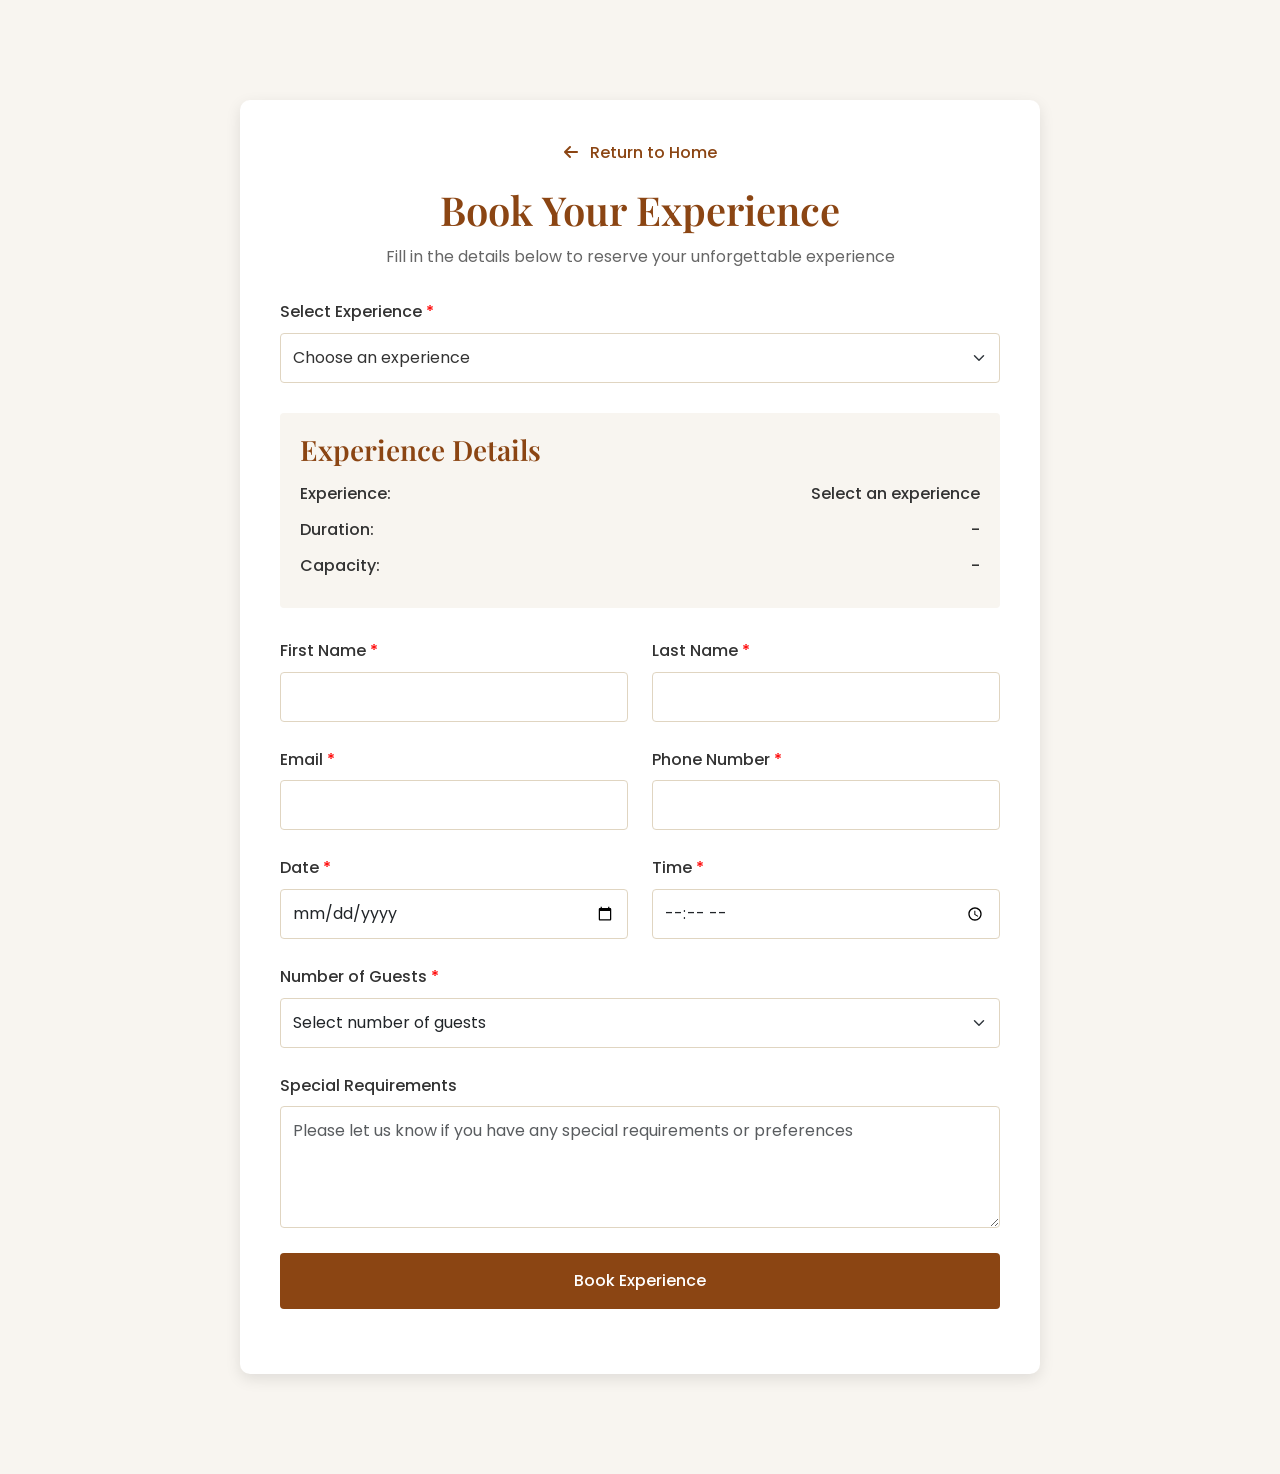
<file: hotelmanagement[1]/hotelmanagement/form.html>
<!DOCTYPE html>
<html lang="en">
<head>
    <meta charset="UTF-8">
    <meta name="viewport" content="width=device-width, initial-scale=1.0">
    <title>Book Experience - The Rajputana Palace</title>
    <link href="https://cdn.jsdelivr.net/npm/bootstrap@5.3.0/dist/css/bootstrap.min.css" rel="stylesheet">
    <link rel="stylesheet" href="https://cdnjs.cloudflare.com/ajax/libs/font-awesome/6.4.0/css/all.min.css">
    <link rel="stylesheet" href="https://fonts.googleapis.com/css2?family=Playfair+Display:ital,wght@0,400;0,500;0,600;0,700;1,400&family=Poppins:wght@300;400;500;600&display=swap">
    <style>
        :root {
            --primary-color: #8b4513;
            --secondary-color: #d2b48c;
            --accent-color: #cd853f;
            --text-color: #333;
            --light-text: #fff;
            --dark-bg: #1a1a1a;
            --light-bg: #f8f5f0;
            --border-color: #e0d5c1;
            --gold: #d4af37;
        }

        body {
            font-family: "Poppins", sans-serif;
            color: var(--text-color);
            background-color: var(--light-bg);
            line-height: 1.6;
        }

        h1, h2, h3, h4, h5, h6 {
            font-family: "Playfair Display", serif;
            font-weight: 600;
        }

        .booking-form-container {
            max-width: 800px;
            margin: 100px auto;
            padding: 40px;
            background-color: white;
            border-radius: 10px;
            box-shadow: 0 5px 15px rgba(0, 0, 0, 0.1);
        }

        .form-title {
            text-align: center;
            color: var(--primary-color);
            margin-bottom: 30px;
        }

        .form-title h1 {
            font-size: 2.5rem;
            margin-bottom: 10px;
        }

        .form-title p {
            color: #666;
        }

        .form-group {
            margin-bottom: 25px;
        }

        .form-label {
            font-weight: 500;
            margin-bottom: 8px;
            color: var(--text-color);
        }

        .form-control {
            padding: 12px;
            border: 1px solid var(--border-color);
            border-radius: 4px;
            transition: border-color 0.3s ease;
        }

        .form-control:focus {
            border-color: var(--primary-color);
            box-shadow: none;
        }

        .form-select {
            padding: 12px;
            border: 1px solid var(--border-color);
            border-radius: 4px;
        }

        .form-select:focus {
            border-color: var(--primary-color);
            box-shadow: none;
        }

        .submit-btn {
            background-color: var(--primary-color);
            color: white;
            padding: 15px 30px;
            border: none;
            border-radius: 4px;
            font-size: 1rem;
            font-weight: 500;
            width: 100%;
            transition: background-color 0.3s ease;
        }

        .submit-btn:hover {
            background-color: var(--accent-color);
        }

        .experience-summary {
            background-color: var(--light-bg);
            padding: 20px;
            border-radius: 4px;
            margin-bottom: 30px;
        }

        .experience-summary h3 {
            color: var(--primary-color);
            margin-bottom: 15px;
        }

        .experience-details {
            display: flex;
            justify-content: space-between;
            margin-bottom: 10px;
        }

        .experience-details span {
            font-weight: 500;
        }

        .required-field::after {
            content: "*";
            color: red;
            margin-left: 4px;
        }

        @media (max-width: 768px) {
            .booking-form-container {
                margin: 60px 20px;
                padding: 20px;
            }

            .form-title h1 {
                font-size: 2rem;
            }
        }

        .experience-select {
            margin-bottom: 30px;
        }

        .experience-select select {
            width: 100%;
            padding: 12px;
            border: 1px solid var(--border-color);
            border-radius: 4px;
            font-size: 1rem;
            color: var(--text-color);
            background-color: white;
            cursor: pointer;
        }

        .experience-select select:focus {
            border-color: var(--primary-color);
            box-shadow: none;
        }

        .experience-select label {
            display: block;
            margin-bottom: 8px;
            font-weight: 500;
            color: var(--text-color);
        }

        .experience-select .required-field::after {
            content: "*";
            color: red;
            margin-left: 4px;
        }

        .return-home-btn {
            display: inline-block;
            color: var(--primary-color);
            text-decoration: none;
            font-size: 16px;
            font-weight: 500;
            margin-bottom: 20px;
            transition: all 0.3s ease;
        }

        .return-home-btn i {
            margin-right: 8px;
        }

        .return-home-btn:hover {
            color: var(--accent-color);
            transform: translateX(-5px);
        }
    </style>
</head>
<body>
    <div class="booking-form-container">
        <div class="form-title">
            <a href="index.html" class="return-home-btn">
                <i class="fas fa-arrow-left"></i> Return to Home
            </a>
            <h1>Book Your Experience</h1>
            <p>Fill in the details below to reserve your unforgettable experience</p>
        </div>

        <form id="experience-booking-form" method="POST" action="book_experience.php">
            <div class="experience-select">
                <label class="required-field">Select Experience</label>
                <select id="experience-select" name="experience" class="form-select" required>
                    <option value="">Choose an experience</option>
                    <optgroup label="Cultural Experiences">
                        <option value="Folk Dance Performance" data-duration="2 hours" data-capacity="Up to 20 people">Folk Dance Performance</option>
                        <option value="Rajasthani Cooking Class" data-duration="3 hours" data-capacity="Up to 10 people">Rajasthani Cooking Class</option>
                        <option value="Art & Craft Workshop" data-duration="2.5 hours" data-capacity="Up to 15 people">Art & Craft Workshop</option>
                    </optgroup>
                    <optgroup label="Adventure Experiences">
                        <option value="Desert Safari" data-duration="4 hours" data-capacity="Up to 8 people">Desert Safari</option>
                        <option value="Wildlife Safari" data-duration="6 hours" data-capacity="Up to 6 people">Wildlife Safari</option>
                        <option value="Hot Air Balloon Ride" data-duration="1 hour" data-capacity="Up to 4 people">Hot Air Balloon Ride</option>
                    </optgroup>
                </select>
            </div>

            <div class="experience-summary">
                <h3>Experience Details</h3>
                <div class="experience-details">
                    <span>Experience:</span>
                    <span id="experience-name">Select an experience</span>
                </div>
                <div class="experience-details">
                    <span>Duration:</span>
                    <span id="experience-duration">-</span>
                </div>
                <div class="experience-details">
                    <span>Capacity:</span>
                    <span id="experience-capacity">-</span>
                </div>
            </div>

            <div class="row">
                <div class="col-md-6">
                    <div class="form-group">
                        <label class="form-label required-field">First Name</label>
                        <input type="text" name="firstName" class="form-control" required>
                    </div>
                </div>
                <div class="col-md-6">
                    <div class="form-group">
                        <label class="form-label required-field">Last Name</label>
                        <input type="text" name="lastName" class="form-control" required>
                    </div>
                </div>
            </div>

            <div class="row">
                <div class="col-md-6">
                    <div class="form-group">
                        <label class="form-label required-field">Email</label>
                        <input type="email" name="email" class="form-control" required>
                    </div>
                </div>
                <div class="col-md-6">
                    <div class="form-group">
                        <label class="form-label required-field">Phone Number</label>
                        <input type="tel" name="phone" class="form-control" required>
                    </div>
                </div>
            </div>

            <div class="row">
                <div class="col-md-6">
                    <div class="form-group">
                        <label class="form-label required-field">Date</label>
                        <input type="date" name="date" class="form-control" required>
                    </div>
                </div>
                <div class="col-md-6">
                    <div class="form-group">
                        <label class="form-label required-field">Time</label>
                        <input type="time" name="time" class="form-control" required>
                    </div>
                </div>
            </div>

            <div class="form-group">
                <label class="form-label required-field">Number of Guests</label>
                <select name="guests" class="form-select" required>
                    <option value="">Select number of guests</option>
                    <option value="1">1 Guest</option>
                    <option value="2">2 Guests</option>
                    <option value="3">3 Guests</option>
                    <option value="4">4 Guests</option>
                    <option value="5">5 Guests</option>
                    <option value="6">6 Guests</option>
                    <option value="7">7 Guests</option>
                    <option value="8">8 Guests</option>
                    <option value="9">9 Guests</option>
                    <option value="10">10 Guests</option>
                    <option value="11">11 Guests</option>
                    <option value="12">12 Guests</option>
                    <option value="13">13 Guests</option>
                    <option value="14">14 Guests</option>
                    <option value="15">15 Guests</option>
                    <option value="16">16 Guests</option>
                    <option value="17">17 Guests</option>
                    <option value="18">18 Guests</option>
                    <option value="19">19 Guests</option>
                    <option value="20">20 Guests</option>
                </select>
            </div>

            <div class="form-group">
                <label class="form-label">Special Requirements</label>
                <textarea name="specialRequirements" class="form-control" rows="4" placeholder="Please let us know if you have any special requirements or preferences"></textarea>
            </div>

            <div class="form-group">
                <button type="submit" class="submit-btn">Book Experience</button>
            </div>
        </form>
    </div>

    <script src="https://cdn.jsdelivr.net/npm/bootstrap@5.3.0/dist/js/bootstrap.bundle.min.js"></script>
    <script>
        document.addEventListener('DOMContentLoaded', function() {
            const experienceSelect = document.getElementById('experience-select');
            const experienceName = document.getElementById('experience-name');
            const experienceDuration = document.getElementById('experience-duration');
            const experienceCapacity = document.getElementById('experience-capacity');

            // Get URL parameters
            const urlParams = new URLSearchParams(window.location.search);
            const selectedExperience = urlParams.get('experience');

            // Update experience details when selection changes
            experienceSelect.addEventListener('change', function() {
                const selectedOption = this.options[this.selectedIndex];
                if (selectedOption.value) {
                    experienceName.textContent = selectedOption.text;
                    experienceDuration.textContent = selectedOption.dataset.duration;
                    experienceCapacity.textContent = selectedOption.dataset.capacity;
                } else {
                    experienceName.textContent = 'Select an experience';
                    experienceDuration.textContent = '-';
                    experienceCapacity.textContent = '-';
                }
            });

            // Set initial selection from URL parameter
            if (selectedExperience) {
                const option = Array.from(experienceSelect.options).find(opt => 
                    opt.value === selectedExperience || opt.text === selectedExperience
                );
                if (option) {
                    experienceSelect.value = option.value;
                    experienceSelect.dispatchEvent(new Event('change'));
                }
            }
        });
    </script>
</body>
</html>
</file>
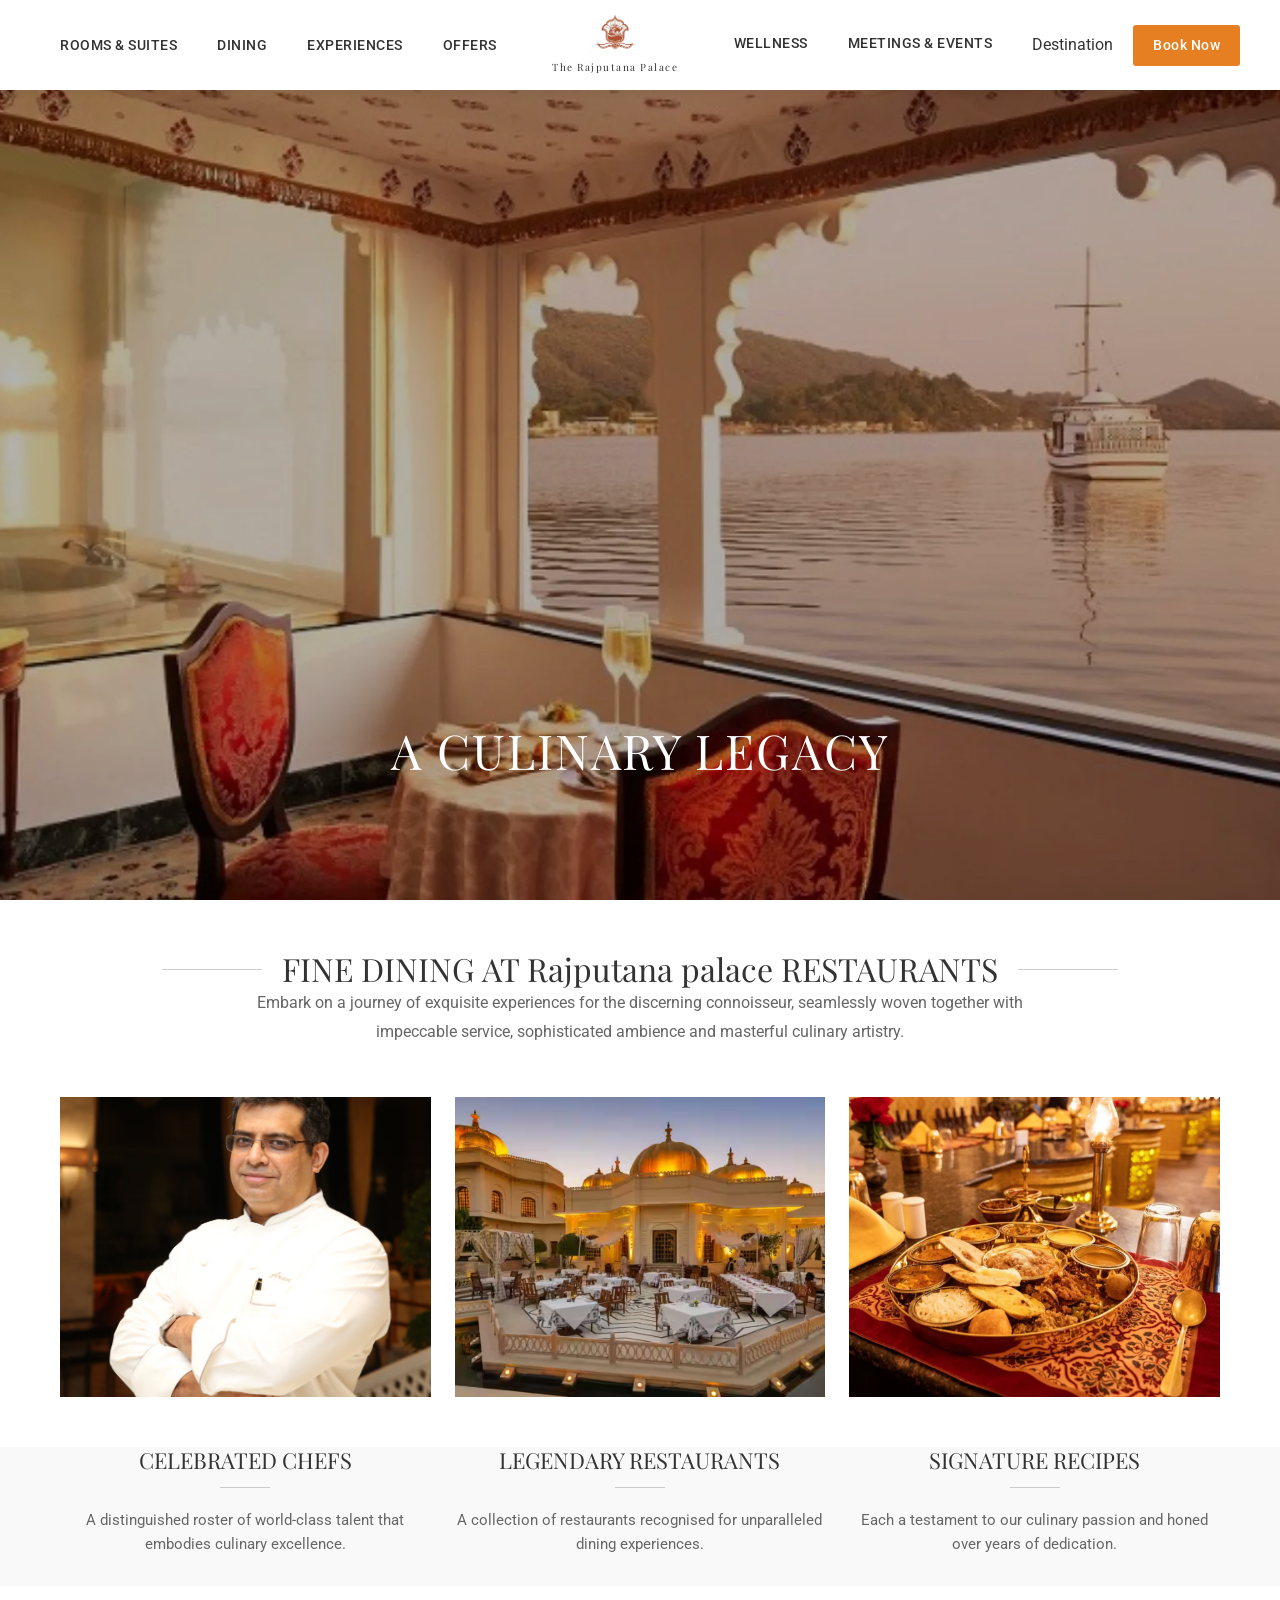
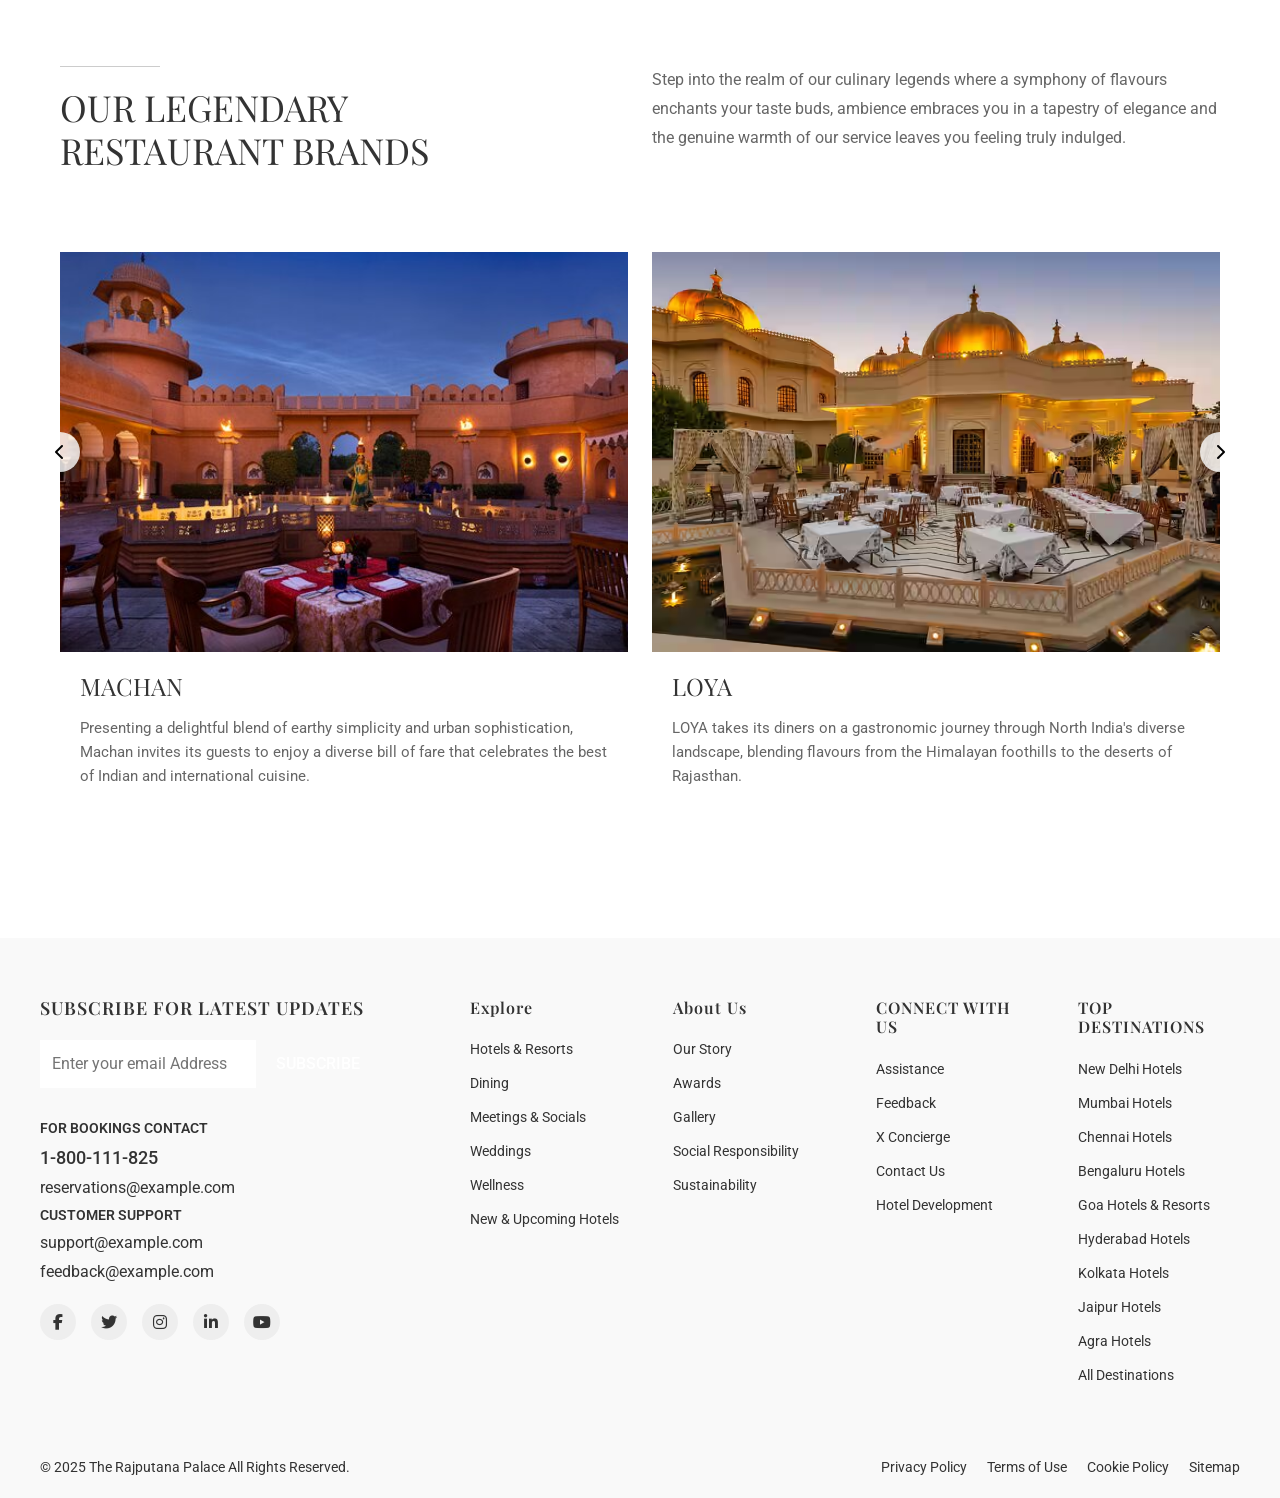
<file: hotelmanagement[1]/hotelmanagement/indexdinning.html>
<!DOCTYPE html>
<html lang="en">
<head>
    <meta charset="UTF-8">
    <meta name="viewport" content="width=device-width, initial-scale=1.0">
    <title>The Rajputana Palace - Dinning</title>
    <!-- Bootstrap CSS -->
    <link href="https://cdn.jsdelivr.net/npm/bootstrap@5.3.0/dist/css/bootstrap.min.css" rel="stylesheet">
    <!-- Font Awesome -->
    <link rel="stylesheet" href="https://cdnjs.cloudflare.com/ajax/libs/font-awesome/6.4.0/css/all.min.css">
    <!-- Custom CSS -->
    <!-- <link rel="stylesheet" href="styles.css"> -->
    <!-- Google Fonts -->
    <link href="https://fonts.googleapis.com/css2?family=Playfair+Display:wght@400;500;600;700&family=Roboto:wght@300;400;500&display=swap" rel="stylesheet">
    <style>
        /* General Styles */
body {
    font-family: 'Roboto', sans-serif;
    color: #333;
    overflow-x: hidden;
}

h1, h2, h3, h4, h5, h6 {
    font-family: 'Playfair Display', serif;
    font-weight: 400;
}

.container {
    max-width: 1200px;
    padding: 0 20px;
}

/* Navigation Styles */
/* .navbar {
    padding: 15px 0;
    transition: background-color 0.3s ease;
}

.navbar-dark {
    background-color: rgba(0, 0, 0, 0.5);
}

.navbar-light {
    background-color: #fff;
    box-shadow: 0 2px 10px rgba(0, 0, 0, 0.1);
}

.navbar-light .nav-link,
.navbar-light .login-link {
    color: #333 !important;
}

.logo {
    height: 50px;
}

.navbar .nav-link {
    color: #fff;
    font-size: 14px;
    padding: 10px 15px;
    font-weight: 500;
    letter-spacing: 1px;
}

.navbar .nav-link:hover {
    color: #d4af37;
}

.dropdown-menu {
    border: none;
    border-radius: 0;
    box-shadow: 0 5px 15px rgba(0, 0, 0, 0.1);
}

.dropdown-item {
    font-size: 14px;
    padding: 10px 20px;
}

.dropdown-item:hover {
    background-color: #f8f8f8;
}

.nav-right {
    display: flex;
    align-items: center;
}

.login-link {
    color: #fff;
    text-decoration: none;
    font-size: 14px;
    margin-right: 20px;
    letter-spacing: 1px;
}

.login-link:hover {
    color: #d4af37;
}*/

/* .book-stay-btn {
    background-color: #b08c3c;
    color: #fff;
    text-decoration: none;
    padding: 10px 20px;
    font-size: 14px;
    letter-spacing: 1px;
    transition: background-color 0.3s ease;
}

.book-stay-btn:hover {
    background-color: #9a7a33;
    color: #fff;
} */

/* Hero Section */
.hero-section {
    position: relative;
    height: 100vh;
    overflow: hidden;
}

.hero-image {
    position: relative;
    height: 100%;
}

.hero-image img {
    width: 100%;
    height: 100%;
    object-fit: cover;
}

.hero-overlay {
    position: absolute;
    top: 0;
    left: 0;
    width: 100%;
    height: 100%;
    background-color: rgba(0, 0, 0, 0.3);
}

.hero-content {
    position: absolute;
    bottom: 100px;
    left: 0;
    width: 100%;
    text-align: center;
    color: #fff;
}

.hero-title {
    font-size: 48px;
    letter-spacing: 2px;
    margin-bottom: 20px;
}

/* Fine Dining Section */
.fine-dining-section {
    padding: 50px 0;
    background-color: #fff;
    text-align: center;
}

.section-title {
    position: relative;
    font-size: 32px;
    margin-bottom: 0px;
    padding-bottom: 0px;
    display: inline-block;
}

.section-title::before,
.section-title::after {
    content: "";
    position: absolute;
    height: 1px;
    background-color: #ccc;
    width: 100px;
    top: 50%;
}

.section-title::before {
    right: 100%;
    margin-right: 20px;
}

.section-title::after {
    left: 100%;
    margin-left: 20px;
}

.dining-description {
    max-width: 800px;
    margin: 0 auto 50px;
    color: #666;
    line-height: 1.8;
    font-size: 16px;
}

.dining-carousel {
    position: relative;
    margin-top: 50px;
}

.carousel-item-wrapper {
    position: relative;
    overflow: hidden;
    margin-bottom: 0px;
}

.carousel-item-wrapper img {
    width: 100%;
    height: 300px;
    object-fit: cover;
    transition: transform 0.3s ease;
}

.carousel-item-wrapper:hover img {
    transform: scale(1.05);
}

.carousel-nav {
    position: absolute;
    width: 100%;
    top: 50%;
    transform: translateY(-50%);
    display: flex;
    justify-content: space-between;
    z-index: 10;
}

.carousel-prev,
.carousel-next {
    background-color: rgba(255, 255, 255, 0.8);
    border: none;
    width: 40px;
    height: 40px;
    border-radius: 50%;
    display: flex;
    align-items: center;
    justify-content: center;
    cursor: pointer;
    transition: background-color 0.3s ease;
}

.carousel-prev {
    margin-left: -20px;
}

.carousel-next {
    margin-right: -20px;
}

.carousel-prev:hover,
.carousel-next:hover {
    background-color: #fff;
}

/* Three Pillars Section */
.three-pillars-section {
    padding: 0px 0;
    background-color: #f9f9f9;
}

.pillar-item {
    text-align: center;
    padding: 0 0px;
    margin-bottom: 30px;
}

.pillar-title {
    position: relative;
    font-size: 22px;
    margin-bottom: 20px;
    padding-bottom: 15px;
}

.pillar-title::before {
    content: "";
    position: absolute;
    width: 50px;
    height: 1px;
    background-color: #ccc;
    bottom: 0;
    left: 50%;
    transform: translateX(-50%);
}

.pillar-description {
    color: #666;
    line-height: 1.6;
    font-size: 15px;
}

.read-more {
    color: #b08c3c;
    text-decoration: none;
    font-weight: 500;
}

/* Restaurant Brands Section */
.restaurant-brands-section {
    padding: 80px 0;
    background-color: #fff;
}

.brands-title {
    font-size: 36px;
    margin-bottom: 30px;
    position: relative;
    padding-top: 20px;
}

.brands-title::before {
    content: "";
    position: absolute;
    width: 100px;
    height: 1px;
    background-color: #ccc;
    top: 0;
    left: 0;
}

.brands-description {
    color: #666;
    line-height: 1.8;
    font-size: 16px;
    margin-bottom: 50px;
}

.brands-carousel {
    position: relative;
    margin-top: 50px;
}

.brand-card {
    background-color: #fff;
    margin-bottom: 30px;
    position: relative;
}

.brand-image {
    overflow: hidden;
}

.brand-image img {
    width: 100%;
    height: 400px;
    object-fit: cover;
    transition: transform 0.3s ease;
}

.brand-card:hover .brand-image img {
    transform: scale(1.05);
}

.brand-content {
    padding: 20px;
    background-color: #fff;
}

.brand-name {
    font-size: 24px;
    margin-bottom: 15px;
}

.brand-description {
    color: #666;
    line-height: 1.6;
    font-size: 15px;
    margin-bottom: 20px;
}

.more-link {
    color: #b08c3c;
    text-decoration: none;
    font-size: 14px;
    font-weight: 500;
    display: inline-block;
}

.more-link i {
    margin-left: 5px;
    font-size: 12px;
}

.brands-nav {
    position: absolute;
    width: 100%;
    top: 200px;
    transform: translateY(-50%);
}

/* Responsive Adjustments */
@media (max-width: 992px) {
    .navbar-collapse {
        background-color: rgba(0, 0, 0, 0.9);
        padding: 20px;
    }
    
    .navbar-light .navbar-collapse {
        background-color: #fff;
    }
    
    .nav-right {
        margin-top: 20px;
        flex-direction: column;
        align-items: flex-start;
    }
    
    .login-link {
        margin-bottom: 15px;
    }
    
    .hero-title {
        font-size: 36px;
    }
    
    .section-title::before,
    .section-title::after {
        width: 50px;
    }
    
    .brand-image img {
        height: 300px;
    }
}

@media (max-width: 768px) {
    .hero-title {
        font-size: 28px;
    }
    
    .section-title {
        font-size: 26px;
    }
    
    .section-title::before,
    .section-title::after {
        display: none;
    }
    
    .brands-title {
        font-size: 28px;
    }
    
    .carousel-item-wrapper img {
        height: 250px;
    }
    
    .brand-image img {
        height: 250px;
    }
    
    .carousel-nav {
        display: none;
    }
}
a {
    text-decoration: none;
    transition: all 0.3s ease;
  }
  
  .navbar {
    display: flex;
    align-items: center;
    justify-content: space-between;
    padding: 15px 40px;
    background-color: white;
    border-bottom: 1px solid var(--border-color);
    position: fixed;
    top: 0;
    left: 0;
    width: 100%;
    z-index: 1000;
    box-shadow: 0 2px 10px rgba(0, 0, 0, 0.05);
    transition: all 0.3s ease;
  }
  
  .navbar.scrolled {
    padding: 10px 40px;
  }
  
  .nav-left,
  .nav-right {
    display: flex;
    align-items: center;
  }
  
  .nav-links-left,
  .nav-links-right {
    display: flex;
    list-style: none;
    padding: 0;
    margin: 0;
  }
  
  .nav-links-left li,
  .nav-links-right li {
    margin: 0 20px;
  }
  
  .nav-link {
    color: var(--text-color);
    font-size: 14px;
    font-weight: 500;
    text-transform: uppercase;
    letter-spacing: 0.5px;
    position: relative;
  }
  
  .nav-link::after {
    content: "";
    position: absolute;
    width: 0;
    height: 2px;
    bottom: -5px;
    left: 0;
    background-color: var(--primary-color);
    transition: width 0.3s ease;
  }
  
  .nav-link:hover::after {
    width: 100%;
  }
  
  .logo {
    text-align: center;
  }
  
  .logo img {
    height: 40px;
    transition: all 0.3s ease;
  }
  
  .logo-sub {
    font-family: "Playfair Display", serif;
    font-size: 10px;
    color: var(--primary-color);
    letter-spacing: 1.5px;
    margin-top: 5px;
  }
  
  .book-now {
    background-color: #e67e22;
    color: white;
    border: none;
    padding: 10px 20px;
    cursor: pointer;
    font-size: 14px;
    border-radius: 3px;
    font-weight: 500;
    letter-spacing: 0.5px;
    transition: all 0.3s ease;
  }
  
  .book-now:hover {
    background-color: #b45309;
    transform: translateY(-2px);
  }
  /* Footer */
  footer {
    background-color: #f9f9f9;
    color: var(--text-color);
    padding: 60px 40px 20px;
    display: flex;
    flex-wrap: wrap;
    justify-content: space-between;
    border-top: 1px solid var(--border-color);
  }
  
  .subscription-section {
    width: 30%;
    padding: 0 20px 20px 0;
  }
  
  .subscription-section h2 {
    font-size: 18px;
    margin-bottom: 20px;
    font-weight: 600;
    letter-spacing: 1px;
  }
  
  .subscription-form {
    display: flex;
    margin-bottom: 20px;
  }
  
  .subscription-form input[type="email"] {
    width: 70%;
    padding: 12px;
    border: 1px solid var(--border-color);
    border-right: none;
    background-color: #fff;
    color: var(--text-color);
  }
  
  .subscription-form button {
    padding: 12px 20px;
    background-color: var(--primary-color);
    color: white;
    border: none;
    cursor: pointer;
    font-weight: 500;
    transition: background-color 0.3s ease;
  }
  
  .subscription-form button:hover {
    background-color: var(--hover-color);
  }
  
  .contact-info {
    margin-top: 30px;
  }
  
  .contact-heading {
    font-weight: 600;
    margin-bottom: 5px;
    font-size: 14px;
  }
  
  .contact-phone {
    font-size: 18px;
    font-weight: 500;
    margin-bottom: 5px;
  }
  
  .contact-info a {
    color: var(--text-color);
    text-decoration: none;
    transition: color 0.3s ease;
    display: block;
    margin-bottom: 5px;
  }
  
  .contact-info a:hover {
    color: var(--primary-color);
  }
  
  .social-links {
    display: flex;
    gap: 15px;
    margin-top: 20px;
  }
  
  .social-links a {
    display: flex;
    align-items: center;
    justify-content: center;
    width: 36px;
    height: 36px;
    background-color: #eee;
    color: var(--text-color);
    border-radius: 50%;
    transition: all 0.3s ease;
  }
  
  .social-links a:hover {
    background-color: var(--primary-color);
    color: white;
    transform: translateY(-3px);
  }
  
  .links-section {
    width: 65%;
    display: flex;
    justify-content: space-between;
    flex-wrap: wrap;
  }
  
  .footer-column {
    width: 22%;
    padding: 0 10px;
  }
  
  .footer-column h3 {
    font-size: 16px;
    margin-bottom: 20px;
    font-weight: 600;
    letter-spacing: 1px;
  }
  
  .footer-column ul {
    list-style-type: none;
    padding: 0;
    margin: 0;
  }
  
  .footer-column ul li {
    margin-bottom: 10px;
  }
  
  .footer-column ul li a {
    text-decoration: none;
    color: var(--light-text);
    font-size: 14px;
    transition: color 0.3s ease;
  }
  
  .footer-column ul li a:hover {
    color: var(--primary-color);
  }
  
  .footer-bottom {
    width: 100%;
    margin-top: 40px;
    padding-top: 20px;
    border-top: 1px solid var(--border-color);
    display: flex;
    justify-content: space-between;
    align-items: center;
  }
  
  .copyright {
    font-size: 14px;
    color: var(--light-text);
  }
  
  .footer-links {
    display: flex;
    gap: 20px;
  }
  
  .footer-links a {
    color: var(--light-text);
    font-size: 14px;
    text-decoration: none;
    transition: color 0.3s ease;
  }
  
  .footer-links a:hover {
    color: var(--primary-color);
  }
  
  /* Responsive Styles */
  @media (max-width: 1200px) {
    .welcome-rajasthan-section,
    .room-section,
    .booking-section {
      max-width: 95%;
    }
  }
  
  @media (max-width: 992px) {
    .navbar {
      padding: 15px 20px;
    }
  
    .nav-links-left li,
    .nav-links-right li {
      margin: 0 10px;
    }
  
    .welcome-rajasthan-section {
      flex-direction: column;
    }
  
    .welcome-rajasthan-carousel-container,
    .welcome-rajasthan-text {
      flex: 0 0 100%;
      width: 100%;
    }
  
    .welcome-rajasthan-carousel-container {
      height: 400px;
      border-radius: 8px 8px 0 0;
    }
  
    .welcome-rajasthan-text {
      border-radius: 0 0 8px 8px;
    }
  
    .subscription-section {
      width: 100%;
      margin-bottom: 30px;
    }
  
    .links-section {
      width: 100%;
    }
  
    .footer-column {
      width: 48%;
      margin-bottom: 30px;
    }
  }
  
  @media (max-width: 768px) {
    .nav-links-left,
    .nav-links-right {
      display: none;
    }
  
    .mobile-menu-toggle {
      display: block;
    }
  
    .booking-section {
      position: relative;
      bottom: 0;
      transform: none;
      left: 0;
      width: 100%;
      border-radius: 0;
      padding: 20px;
    }
  
    .booking-form {
      flex-direction: column;
    }
  
    .booking-item {
      width: 100%;
      margin-right: 0;
      margin-bottom: 15px;
    }
  
    .availability-btn {
      width: 100%;
      margin-left: 0;
    }
  
    .carousel-caption {
      bottom: 10%;
      left: 5%;
      max-width: 90%;
    }
  
    .carousel-caption h2 {
      font-size: 2rem;
    }
  
    .carousel-caption p {
      font-size: 1rem;
    }
  
    .room-carousel-control {
      width: 30px;
      height: 30px;
    }
  
    .footer-column {
      width: 100%;
    }
  
    .footer-bottom {
      flex-direction: column;
      text-align: center;
    }
  
    .copyright {
      margin-bottom: 15px;
    }
  
    .footer-links {
      flex-wrap: wrap;
      justify-content: center;
    }
  }
  
  @media (max-width: 576px) {
    .carousel-inner {
      height: 70vh;
    }
  
    .welcome-rajasthan-title {
      font-size: 2rem;
    }
  
    .room-header h2,
    .restaurant-heading,
    .section-title {
      font-size: 2rem;
    }
  
    .room-description h3,
    .restaurant-name {
      font-size: 1.8rem;
    }
  }
  
    </style>
</head>
<body>
    <!-- Navigation Bar-->
    <nav class="navbar">
        <div class="nav-left">
            <button class="mobile-menu-toggle d-md-none">
                <i class="fas fa-bars"></i>
            </button>
            <ul class="nav-links-left">
                <li><a href="indexroomandsuites.html" class="nav-link">Rooms & Suites</a></li>
                <li><a href="indexdinning.html" class="nav-link">Dining</a></li>
                <li><a href="indexexperience.html" class="nav-link">Experiences</a></li>
                <li><a href="indexoffers.html" class="nav-link">Offers</a></li>
            </ul>
        </div>

        <div class="logo" > <a href="index.html" class="logo-link">
            <img src="logo-Photoroom.png" alt="The Rajputana Palace Logo"> </a>
            <div class="logo-sub">The Rajputana Palace</div>
        </div>
        <div class="nav-right">
            <ul class="nav-links-right">
                <li><a href="indexwellness.html" class="nav-link">Wellness</a></li>
                <li><a href="indexmeetings.html" class="nav-link">Meetings & Events</a></li>
                <li class="nav-item dropdown">
                    Destination
                     <ul class="dropdown-menu" aria-labelledby="destinationDropdown">
                       <li><a class="dropdown-item" href="udaipur.html">Udaipur</a></li>
                       <li><a class="dropdown-item" href="bengaluru.html">Bengaluru</a></li>
                       <li><a class="dropdown-item" href="newdelhi.html">New Delhi</a></li>
                   </ul>
               </li>
            </ul>
            <a href="roombooking.html"><button class="book-now">Book Now</button></a>
        </div>
    </nav>

    <!-- Hero Section -->
    <section class="hero-section">
        <div class="hero-image">
            <img src="./images/dinning_main_img.webp" alt="The rajputana palace Culinary Experience" class="img-fluid w-100">
            <div class="hero-overlay"></div>
            <div class="hero-content">
                <h1 class="hero-title">A CULINARY LEGACY</h1>
            </div>
        </div>
    </section>

    <!-- Fine Dining Section -->
    <section class="fine-dining-section">
        <div class="container">
            <h2 class="section-title">FINE DINING AT Rajputana palace RESTAURANTS</h2>
            
            <div class="dining-description">
                <p>Embark on a journey of exquisite experiences for the discerning connoisseur, seamlessly woven together with impeccable service, sophisticated ambience and masterful culinary artistry.</p>
            </div>
            
            <div class="dining-carousel">
                <div class="row">
                    <div class="col-md-4">
                        <div class="carousel-item-wrapper">
                            <img src="./images/chef.avif" alt="Celebrated Chef" class="img-fluid">
                        </div>
                    </div>
                    <div class="col-md-4">
                        <div class="carousel-item-wrapper">
                            <img src="./images/udaimahal.avif" alt="Rajputana palace Restaurant" class="img-fluid">
                        </div>
                    </div>
                    <div class="col-md-4">
                        <div class="carousel-item-wrapper">
                            <img src="./images/recipe.webp" alt="Signature Dish" class="img-fluid">
                        </div>
                    </div>
                </div>
                
                <!-- <div class="carousel-nav">
                    <button class="carousel-prev"><i class="fas fa-chevron-left"></i></button>
                    <button class="carousel-next"><i class="fas fa-chevron-right"></i></button>
                </div> -->
            </div>
        </div>
    </section>

    <!-- Three Pillars Section -->
    <section class="three-pillars-section">
        <div class="container">
            <div class="row">
                <div class="col-md-4">
                    <div class="pillar-item">
                        <h3 class="pillar-title">CELEBRATED CHEFS</h3>
                        <p class="pillar-description">
                            A distinguished roster of world-class talent that embodies culinary excellence.
                            <!-- <a href="#" class="read-more">»</a> -->
                        </p>
                    </div>
                </div>
                <div class="col-md-4">
                    <div class="pillar-item">
                        <h3 class="pillar-title">LEGENDARY RESTAURANTS</h3>
                        <p class="pillar-description">
                            A collection of restaurants recognised for unparalleled dining experiences.
                            <!-- <a href="#" class="read-more">»</a> -->
                        </p>
                    </div>
                </div>
                <div class="col-md-4">
                    <div class="pillar-item">
                        <h3 class="pillar-title">SIGNATURE RECIPES</h3>
                        <p class="pillar-description">
                            Each a testament to our culinary passion and honed over years of dedication.
                            <!-- <a href="#" class="read-more">»</a> -->
                        </p>
                    </div>
                </div>
            </div>
        </div>
    </section>

    <!-- Restaurant Brands Section -->
    <section class="restaurant-brands-section">
        <div class="container">
            <div class="row">
                <div class="col-lg-6">
                    <h2 class="brands-title">OUR LEGENDARY<br>RESTAURANT BRANDS</h2>
                </div>
                <div class="col-lg-6">
                    <p class="brands-description">
                        Step into the realm of our culinary legends where a symphony of flavours enchants your taste buds, ambience embraces you in a tapestry of elegance and the genuine warmth of our service leaves you feeling truly indulged.
                    </p>
                </div>
            </div>
            
            <div class="brands-carousel">
                <div class="row">
                    <div class="col-lg-6">
                        <div class="brand-card">
                            <div class="brand-image">
                                <img src="./images/suryamahal_chandini.jpg" alt="Machan Restaurant" class="img-fluid">
                            </div>
                            <div class="brand-content">
                                <h3 class="brand-name">MACHAN</h3>
                                <p class="brand-description">
                                    Presenting a delightful blend of earthy simplicity and urban sophistication, Machan invites its guests to enjoy a diverse bill of fare that celebrates the best of Indian and international cuisine.
                                    <!-- <a href="#" class="read-more">»</a> -->
                                </p>
                                <!-- <a href="#" class="more-link">MORE <i class="fas fa-chevron-right"></i></a> -->
                            </div>
                        </div>
                    </div>
                    <div class="col-lg-6">
                        <div class="brand-card">
                            <div class="brand-image">
                                <img src="./images/udaimahal.avif" alt="Loya Restaurant" class="img-fluid">
                            </div>
                            <div class="brand-content">
                                <h3 class="brand-name">LOYA</h3>
                                <p class="brand-description">
                                    LOYA takes its diners on a gastronomic journey through North India's diverse landscape, blending flavours from the Himalayan foothills to the deserts of Rajasthan. The restaurant's name, which means 'to unite' in Hindi, reflects its mission to bring together the best of Indian cuisine.
                                    <!-- <a href="#" class="read-more">»</a> -->
                                </p>
                                <!-- <a href="#" class="more-link">MORE <i class="fas fa-chevron-right"></i></a> -->
                            </div>
                        </div>
                    </div>
                </div>
                
                <div class="carousel-nav brands-nav">
                    <button class="carousel-prev"><i class="fas fa-chevron-left"></i></button>
                    <button class="carousel-next"><i class="fas fa-chevron-right"></i></button>
                </div>
            </div>
        </div>
    </section>
    <footer>
        <div class="subscription-section">
            <h2>SUBSCRIBE FOR LATEST UPDATES</h2>
            <div class="subscription-form">
                <input type="email" placeholder="Enter your email Address">
                <button>SUBSCRIBE</button>
            </div>
            <div class="contact-info">
                <div class="contact-heading">FOR BOOKINGS CONTACT</div>
                <div class="contact-phone">1-800-111-825</div>
                <div><a href="mailto:reservations@example.com">reservations@example.com</a></div>
                <div class="contact-heading">CUSTOMER SUPPORT</div>
                <div><a href="mailto:support@example.com">support@example.com</a></div>
                <div><a href="mailto:feedback@example.com">feedback@example.com</a></div>
            </div>
            <div class="social-links">
                <a href="#" aria-label="Facebook"><i class="fab fa-facebook-f"></i></a>
                <a href="#" aria-label="Twitter"><i class="fab fa-twitter"></i></a>
                <a href="#" aria-label="Instagram"><i class="fab fa-instagram"></i></a>
                <a href="#" aria-label="LinkedIn"><i class="fab fa-linkedin-in"></i></a>
                <a href="#" aria-label="YouTube"><i class="fab fa-youtube"></i></a>
            </div>
        </div>
        <div class="links-section">
            <div class="footer-column">
                <h3>Explore</h3>
                <ul>
                    <li><a href="#">Hotels & Resorts</a></li>
                    <li><a href="#">Dining</a></li>
                    <li><a href="#">Meetings & Socials</a></li>
                    <li><a href="#">Weddings</a></li>
                    <li><a href="#">Wellness</a></li>
                    <li><a href="#">New & Upcoming Hotels</a></li>
                </ul>
            </div>
            <div class="footer-column">
                <h3>About Us</h3>
                <ul>
                    <li><a href="#">Our Story</a></li>
                    <li><a href="#">Awards</a></li>
                    <li><a href="#">Gallery</a></li>
                    <li><a href="#">Social Responsibility</a></li>
                    <li><a href="#">Sustainability</a></li>
                </ul>
            </div>
            <div class="footer-column">
                <h3>CONNECT WITH US</h3>
                <ul>
                    <li><a href="#">Assistance</a></li>
                    <li><a href="#">Feedback</a></li>
                    <li><a href="#">X Concierge</a></li>
                    <li><a href="#">Contact Us</a></li>
                    <li><a href="#">Hotel Development</a></li>
                </ul>
            </div>
            <div class="footer-column">
                <h3>TOP DESTINATIONS</h3>
                <ul>
                    <li><a href="#">New Delhi Hotels</a></li>
                    <li><a href="#">Mumbai Hotels</a></li>
                    <li><a href="#">Chennai Hotels</a></li>
                    <li><a href="#">Bengaluru Hotels</a></li>
                    <li><a href="#">Goa Hotels & Resorts</a></li>
                    <li><a href="#">Hyderabad Hotels</a></li>
                    <li><a href="#">Kolkata Hotels</a></li>
                    <li><a href="#">Jaipur Hotels</a></li>
                    <li><a href="#">Agra Hotels</a></li>
                    <li><a href="#">All Destinations</a></li>
                </ul>
            </div>
        </div>
        <div class="footer-bottom">
            <div class="copyright">
                © 2025 The Rajputana Palace All Rights Reserved.
            </div>
            <div class="footer-links">
                <a href="#">Privacy Policy</a>
                <a href="#">Terms of Use</a>
                <a href="#">Cookie Policy</a>
                <a href="#">Sitemap</a>
            </div>
        </div>
    </footer>


    <!-- Chat Button
    <div class="chat-button">
        <button class="btn-chat">
            <i class="fas fa-comments"></i>
        </button>
    </div> -->

    <!-- Bootstrap JS Bundle with Popper -->
    <script src="https://cdn.jsdelivr.net/npm/bootstrap@5.3.0/dist/js/bootstrap.bundle.min.js"></script>
    <!-- Custom JS -->
    <script>
       document.addEventListener('DOMContentLoaded', function() {
    // Navbar background change on scroll
    const navbar = document.querySelector('.navbar');
    
    window.addEventListener('scroll', function() {
        if (window.scrollY > 50) {
            navbar.classList.remove('navbar-dark');
            navbar.classList.add('navbar-light');
        } else {
            navbar.classList.remove('navbar-light');
            navbar.classList.add('navbar-dark');
        }
    });
    
    // Dining Carousel Functionality
    const diningCarouselPrev = document.querySelector('.dining-carousel .carousel-prev');
    const diningCarouselNext = document.querySelector('.dining-carousel .carousel-next');
    const diningItems = document.querySelectorAll('.dining-carousel .carousel-item-wrapper');
    
    // Dining carousel data with images and descriptions
    const diningData = [
        {
            image: "/images/chef.avif",
            alt: "Celebrated Chef",
            description: "Our celebrated chefs bring world-class culinary expertise to every dish, creating unforgettable dining experiences."
        },
        {
            image: "/images/udaimahal.avif",
            alt: "Taj Restaurant",
            description: "Experience the elegance and sophistication of our legendary restaurants, where tradition meets innovation."
        },
        {
            image: "/images/recipe.webp",
            alt: "Signature Dish",
            description: "Indulge in our signature recipes, each crafted with passion and perfected over generations."
        }
    ];
    
    let diningCurrentIndex = 0;
    
    function updateDiningDescription(index) {
        // Update the dining description text
        const diningDescriptionElement = document.querySelector('.dining-description p');
        if (diningDescriptionElement) {
            diningDescriptionElement.textContent = diningData[index].description;
        }
    }
    
    function showDiningSlide(index) {
        // Hide all items
        diningItems.forEach(item => {
            item.style.display = 'none';
        });
        
        // Calculate which items to show (3 items at a time)
        for (let i = 0; i < 3; i++) {
            const slideIndex = (index + i) % diningData.length;
            if (diningItems[i]) {
                diningItems[i].style.display = 'block';
                const img = diningItems[i].querySelector('img');
                if (img) {
                    img.src = diningData[slideIndex].image;
                    img.alt = diningData[slideIndex].alt;
                }
            }
        }
        
        // Update description based on the first visible slide
        updateDiningDescription(index);
    }
    
    if (diningCarouselPrev && diningCarouselNext) {
        diningCarouselPrev.addEventListener('click', function() {
            diningCurrentIndex = (diningCurrentIndex - 1 + diningData.length) % diningData.length;
            showDiningSlide(diningCurrentIndex);
        });
        
        diningCarouselNext.addEventListener('click', function() {
            diningCurrentIndex = (diningCurrentIndex + 1) % diningData.length;
            showDiningSlide(diningCurrentIndex);
        });
        
        // Initialize the dining carousel
        showDiningSlide(diningCurrentIndex);
    }
    
    // Brands Carousel Functionality
    const brandsCarouselPrev = document.querySelector('.brands-carousel .carousel-prev');
    const brandsCarouselNext = document.querySelector('.brands-carousel .carousel-next');
    const brandCards = document.querySelectorAll('.brand-card');
    
    // Brands carousel data
    const brandsData = [
        {
            image: "./images/suryamahal_chandini.jpg",
            name: "MACHAN",
            description: "Presenting a delightful blend of earthy simplicity and urban sophistication, Machan invites its guests to enjoy a diverse bill of fare that celebrates the best of Indian and international cuisine."
        },
        {
            image: "./images/udaimahal.avif",
            name: "LOYA",
            description: "LOYA takes its diners on a gastronomic journey through North India's diverse landscape, blending flavours from the Himalayan foothills to the deserts of Rajasthan."
        },
        {
            image: "./images/recipe.webp",
            name: "SHAMIANA",
            description: "The all-day diner that has been an integral part of the rajputana Palace since 1973, offering a blend of international and local cuisines."
        },
        // {
        //     image: "WhatsApp Image 2025-04-12 at 2.36.24 PM.jpeg",
        //     name: "GOLDEN DRAGON",
        //     description: "An authentic Chinese restaurant known for its Sichuan and Cantonese specialties, served in an elegant oriental setting."
        // }
    ];
    
    let brandsCurrentIndex = 0;
    
    function showBrandsSlide(index) {
        // Update brand cards with data
        brandCards.forEach((card, i) => {
            const dataIndex = (index + i) % brandsData.length;
            const image = card.querySelector('.brand-image img');
            const name = card.querySelector('.brand-name');
            const description = card.querySelector('.brand-description');
            
            if (image && name && description) {
                image.src = brandsData[dataIndex].image;
                image.alt = brandsData[dataIndex].name;
                name.textContent = brandsData[dataIndex].name;
                
                // Update description and keep the read more link
                const readMoreLink = description.querySelector('.read-more');
                description.innerHTML = brandsData[dataIndex].description;
                if (readMoreLink) {
                    description.innerHTML += ' ';
                    description.appendChild(readMoreLink);
                }
            }
        });
    }
    
    if (brandsCarouselPrev && brandsCarouselNext) {
        brandsCarouselPrev.addEventListener('click', function() {
            brandsCurrentIndex = (brandsCurrentIndex - 1 + brandsData.length) % brandsData.length;
            showBrandsSlide(brandsCurrentIndex);
        });
        
        brandsCarouselNext.addEventListener('click', function() {
            brandsCurrentIndex = (brandsCurrentIndex + 1) % brandsData.length;
            showBrandsSlide(brandsCurrentIndex);
        });
        
        // Initialize the brands carousel
        showBrandsSlide(brandsCurrentIndex);
    }
    
    // Read More Links Functionality
    const readMoreLinks = document.querySelectorAll('.read-more');
    
    readMoreLinks.forEach(link => {
        link.addEventListener('click', function(e) {
            e.preventDefault();
            const parentText = this.parentElement.textContent.trim();
            console.log(`Read more clicked for: ${parentText.substring(0, 30)}...`);
            // This would expand text or navigate to a detailed page in a real implementation
        });
    });
    
    // More Links Functionality
    const moreLinks = document.querySelectorAll('.more-link');
    
    moreLinks.forEach(link => {
        link.addEventListener('click', function(e) {
            e.preventDefault();
            const brandName = this.closest('.brand-card').querySelector('.brand-name').textContent;
            console.log(`More clicked for: ${brandName}`);
            // This would navigate to a detailed page in a real implementation
        });
    });
});
    </script>
</body>
</html>
</file>
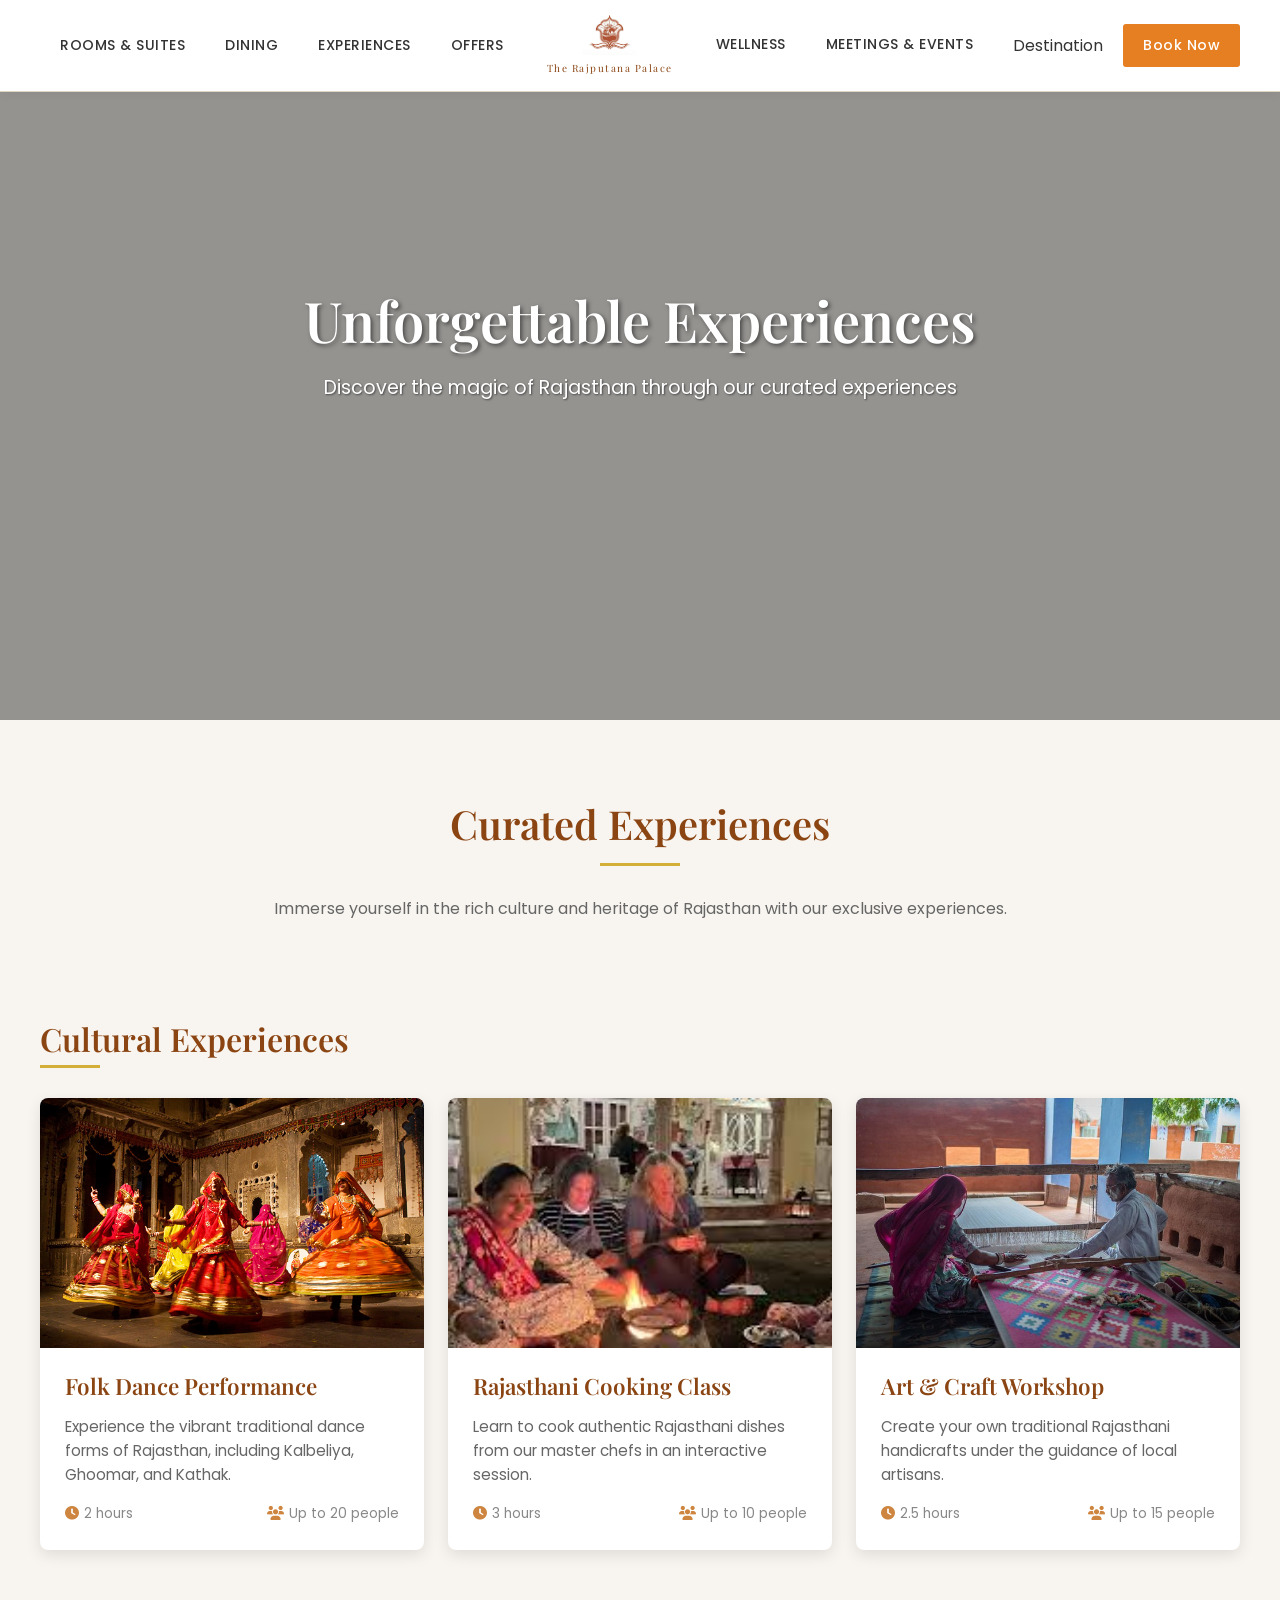
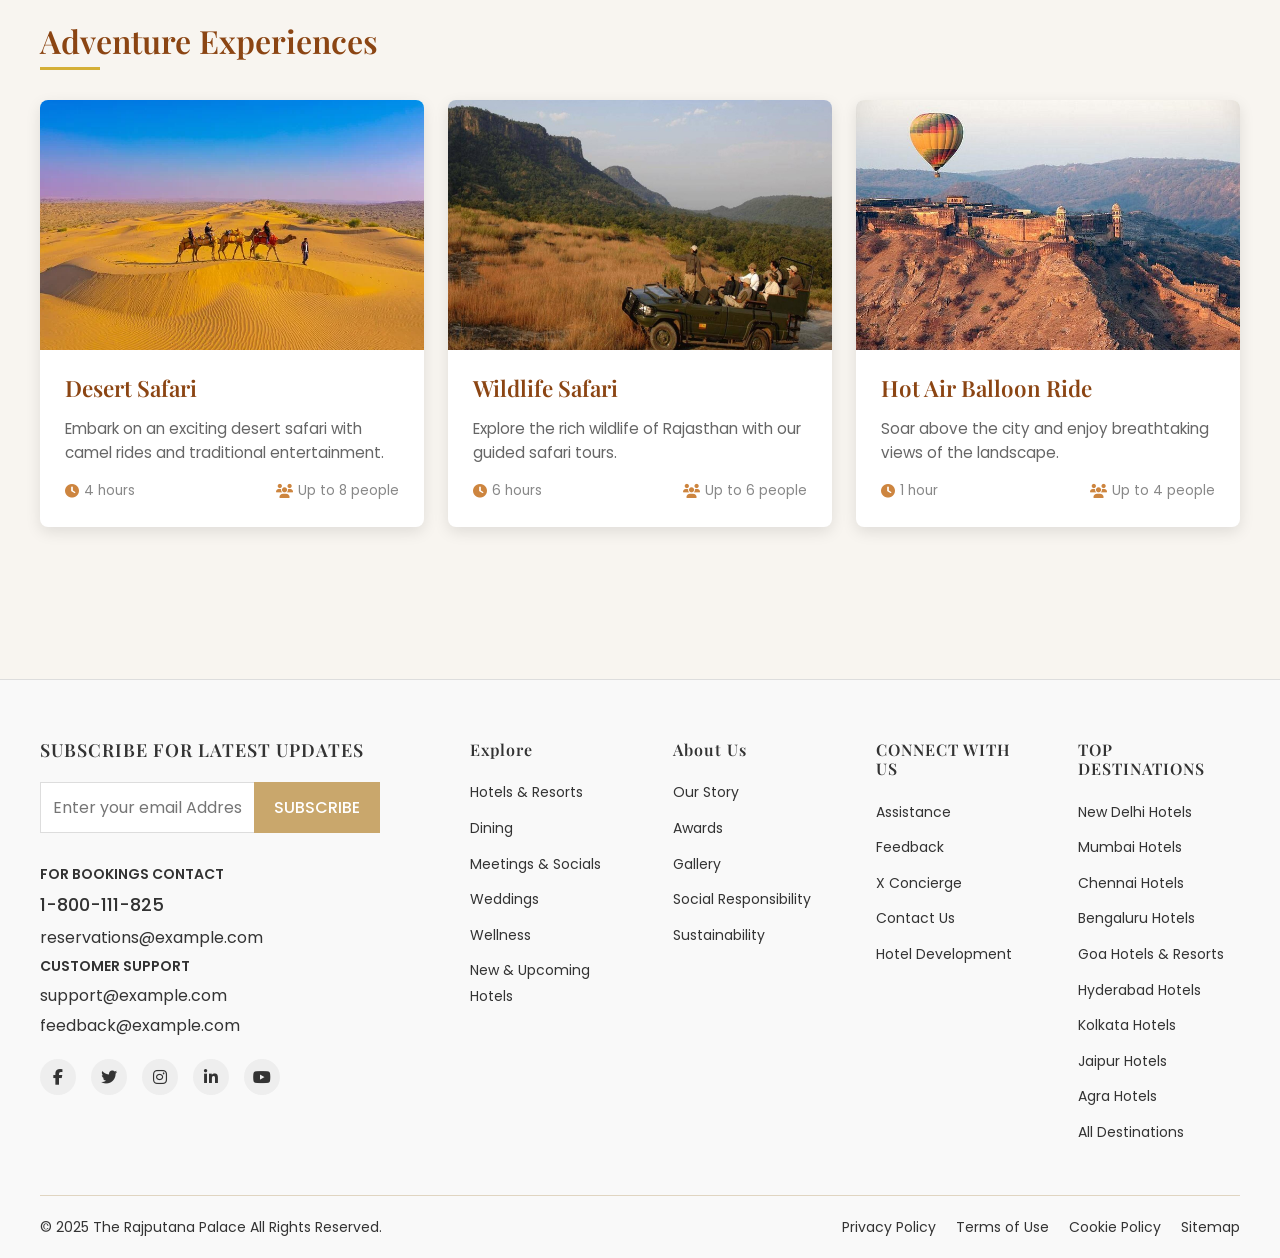
<file: hotelmanagement[1]/hotelmanagement/indexexperience.html>
<!DOCTYPE html>
<html lang="en">
<head>
    <meta charset="UTF-8">
    <meta name="viewport" content="width=device-width, initial-scale=1.0">
    <title>Experiences - The Rajputana Palace</title>
    <link href="https://cdn.jsdelivr.net/npm/bootstrap@5.3.0/dist/css/bootstrap.min.css" rel="stylesheet">
    <link rel="stylesheet" href="https://cdnjs.cloudflare.com/ajax/libs/font-awesome/6.4.0/css/all.min.css">
    <link rel="stylesheet" href="https://fonts.googleapis.com/css2?family=Playfair+Display:ital,wght@0,400;0,500;0,600;0,700;1,400&family=Poppins:wght@300;400;500;600&display=swap">
    <style>
        /* Global Styles */
:root {
  --primary-color: #8b4513;
  --secondary-color: #d2b48c;
  --accent-color: #cd853f;
  --text-color: #333;
  --light-text: #fff;
  --dark-bg: #1a1a1a;
  --light-bg: #f8f5f0;
  --border-color: #e0d5c1;
  --gold: #d4af37;
}

body {
  font-family: "Poppins", sans-serif;
  color: var(--text-color);
  background-color: var(--light-bg);
  line-height: 1.6;
  overflow-x: hidden;
}

h1,
h2,
h3,
h4,
h5,
h6 {
  font-family: "Playfair Display", serif;
  font-weight: 600;
}

a {
  text-decoration: none;
  color: inherit;
  transition: all 0.3s ease;
}

a:hover {
  color: var(--primary-color);
}

.container {
  max-width: 1200px;
  margin: 0 auto;
  padding: 0 15px;
}

/* Navbar Styles */
/* .navbar {
  display: flex;
  justify-content: space-between;
  align-items: center;
  padding: 15px 50px;
  background-color: rgba(255, 255, 255, 0.95);
  box-shadow: 0 2px 10px rgba(0, 0, 0, 0.1);
  position: sticky;
  top: 0;
  z-index: 1000;
}

.nav-left,
.nav-right {
  display: flex;
  align-items: center;
}

.nav-links-left,
.nav-links-right {
  display: flex;
  list-style: none;
  margin: 0;
  padding: 0;
}

.nav-links-left li,
.nav-links-right li {
  margin: 0 15px;
}

.nav-link {
  font-size: 14px;
  font-weight: 500;
  text-transform: uppercase;
  letter-spacing: 1px;
  position: relative;
}

.nav-link::after {
  content: "";
  position: absolute;
  width: 0;
  height: 2px;
  bottom: -5px;
  left: 0;
  background-color: var(--primary-color);
  transition: width 0.3s ease;
}

.nav-link:hover::after,
.nav-link.active::after {
  width: 100%;
}

.logo {
  display: flex;
  flex-direction: column;
  align-items: center;
}

.logo img {
  height: 60px;
  margin-bottom: 5px;
}

.logo-sub {
  font-family: "Playfair Display", serif;
  font-size: 14px;
  letter-spacing: 2px;
  color: var(--primary-color);
}

.book-now {
  background-color: var(--primary-color);
  color: white;
  border: none;
  padding: 10px 20px;
  border-radius: 0;
  font-size: 14px;
  font-weight: 500;
  letter-spacing: 1px;
  cursor: pointer;
  transition: all 0.3s ease;
}

.book-now:hover {
  background-color: var(--accent-color);
}

.book-now a {
  color: white;
  text-decoration: none;
}

.mobile-menu-toggle {
  display: none;
  background: none;
  border: none;
  font-size: 24px;
  cursor: pointer;
  color: var(--primary-color);
} */
.navbar {
    display: flex;
    align-items: center;
    justify-content: space-between;
    padding: 15px 40px;
    background-color: white;
    border-bottom: 1px solid var(--border-color);
    position: fixed;
    top: 0;
    left: 0;
    width: 100%;
    z-index: 1000;
    box-shadow: 0 2px 10px rgba(0, 0, 0, 0.05);
    transition: all 0.3s ease;
  }
  
  .navbar.scrolled {
    padding: 10px 40px;
  }
  
  .nav-left,
  .nav-right {
    display: flex;
    align-items: center;
  }
  
  .nav-links-left,
  .nav-links-right {
    display: flex;
    list-style: none;
    padding: 0;
    margin: 0;
  }
  
  .nav-links-left li,
  .nav-links-right li {
    margin: 0 20px;
  }
  
  .nav-link {
    color: var(--text-color);
    font-size: 14px;
    font-weight: 500;
    text-transform: uppercase;
    letter-spacing: 0.5px;
    position: relative;
  }
  
  .nav-link::after {
    content: "";
    position: absolute;
    width: 0;
    height: 2px;
    bottom: -5px;
    left: 0;
    background-color: var(--primary-color);
    transition: width 0.3s ease;
  }
  
  .nav-link:hover::after {
    width: 100%;
  }
  
  .logo {
    text-align: center;
  }
  
  .logo img {
    height: 40px;
    transition: all 0.3s ease;
  }
  
  .logo-sub {
    font-family: "Playfair Display", serif;
    font-size: 10px;
    color: var(--primary-color);
    letter-spacing: 1.5px;
    margin-top: 5px;
  }
  
  .book-now {
    background-color: #e67e22;
    color: white;
    border: none;
    padding: 10px 20px;
    cursor: pointer;
    font-size: 14px;
    border-radius: 3px;
    font-weight: 500;
    letter-spacing: 0.5px;
    transition: all 0.3s ease;
  }
  
  .book-now:hover {
    background-color: var(--hover-color);
    transform: translateY(-2px);
  }
/* Mobile Menu */
.mobile-menu {
  display: none;
  position: fixed;
  top: 0;
  left: 0;
  width: 100%;
  height: 100%;
  background-color: white;
  z-index: 1001;
  padding: 20px;
  overflow-y: auto;
}

.mobile-menu-header {
  display: flex;
  justify-content: space-between;
  align-items: center;
  margin-bottom: 30px;
}

.logo-mobile {
  display: flex;
  flex-direction: column;
  align-items: center;
}

.mobile-menu-close {
  background: none;
  border: none;
  font-size: 24px;
  cursor: pointer;
  color: var(--primary-color);
}

.mobile-menu-links {
  list-style: none;
  padding: 0;
  margin: 0;
}

.mobile-menu-links li {
  margin-bottom: 20px;
}

.mobile-menu-links a {
  font-size: 18px;
  font-weight: 500;
  text-transform: uppercase;
  letter-spacing: 1px;
}

.book-now-mobile {
  width: 100%;
  background-color: var(--primary-color);
  color: white;
  border: none;
  padding: 15px;
  margin-top: 30px;
  font-size: 16px;
  font-weight: 500;
  letter-spacing: 1px;
  cursor: pointer;
}

.book-now-mobile a {
  color: white;
  text-decoration: none;
}

/* Hero Section */
.hero-section {
  position: relative;
  height: 80vh;
  display: flex;
  align-items: center;
  justify-content: center;
  text-align: center;
  color: white;
  overflow: hidden;
}

.experiences-hero {
  background: url("https://images.unsplash.com/photo-1561731216-c3a4d99437d5?ixlib=rb-4.0.3&ixid=MnwxMjA3fDB8MHxwaG90by1wYWdlfHx8fGVufDB8fHx8&auto=format&fit=crop&w=1470&q=80")
    no-repeat center center;
  background-size: cover;
}

.hero-overlay {
  position: absolute;
  top: 0;
  left: 0;
  width: 100%;
  height: 100%;
  background: rgba(0, 0, 0, 0.4);
}

.hero-content {
  position: relative;
  z-index: 1;
  max-width: 800px;
  padding: 0 20px;
}

.hero-content h1 {
  font-size: 3.5rem;
  margin-bottom: 20px;
  text-shadow: 2px 2px 4px rgba(0, 0, 0, 0.5);
}

.hero-content p {
  font-size: 1.2rem;
  margin-bottom: 30px;
  text-shadow: 1px 1px 2px rgba(0, 0, 0, 0.5);
}

/* Experiences Section */
.experiences-section {
  padding: 80px 0;
}

.section-title {
  font-size: 2.5rem;
  margin-bottom: 15px;
  color: var(--primary-color);
}

.title-separator {
  width: 80px;
  height: 3px;
  background-color: var(--gold);
  margin: 0 auto 30px;
}

.section-description {
  font-size: 1rem;
  max-width: 800px;
  margin: 0 auto 50px;
  text-align: center;
  color: #666;
}

.category-title {
  font-size: 2rem;
  margin-bottom: 30px;
  color: var(--primary-color);
  position: relative;
  padding-bottom: 10px;
}

.category-title::after {
  content: "";
  position: absolute;
  bottom: 0;
  left: 0;
  width: 60px;
  height: 3px;
  background-color: var(--gold);
}

.experience-card {
  background-color: white;
  border-radius: 8px;
  overflow: hidden;
  box-shadow: 0 5px 15px rgba(0, 0, 0, 0.1);
  transition: transform 0.3s ease, box-shadow 0.3s ease;
  height: 100%;
}

.experience-card:hover {
  transform: translateY(-10px);
  box-shadow: 0 15px 30px rgba(0, 0, 0, 0.15);
}

.experience-image {
  position: relative;
  height: 250px;
  overflow: hidden;
}

.experience-image img {
  width: 100%;
  height: 100%;
  object-fit: cover;
  transition: transform 0.5s ease;
}

.experience-card:hover .experience-image img {
  transform: scale(1.1);
}

.experience-overlay {
  position: absolute;
  top: 0;
  left: 0;
  width: 100%;
  height: 100%;
  background: rgba(0, 0, 0, 0.4);
  display: flex;
  align-items: center;
  justify-content: center;
  opacity: 0;
  transition: opacity 0.3s ease;
}

.experience-card:hover .experience-overlay {
  opacity: 1;
}

.experience-content {
  padding: 25px;
}

.experience-content h4 {
  font-size: 1.4rem;
  margin-bottom: 15px;
  color: var(--primary-color);
}

.experience-content p {
  font-size: 0.95rem;
  color: #666;
  margin-bottom: 15px;
}

.experience-details {
  display: flex;
  justify-content: space-between;
  font-size: 0.85rem;
  color: #888;
}

.experience-details span {
  display: flex;
  align-items: center;
}

.experience-details i {
  margin-right: 5px;
  color: var(--accent-color);
}

.book-experience-btn {
  display: inline-block;
  background-color: var(--primary-color);
  color: white;
  padding: 10px 20px;
  border-radius: 4px;
  font-size: 0.9rem;
  font-weight: 500;
  transition: background-color 0.3s ease;
}

.book-experience-btn:hover {
  background-color: var(--accent-color);
  color: white;
}

/* Testimonials Section */
.testimonials-section {
  padding: 80px 0;
  background-color: #f0e6d6;
}

.testimonial-card {
  background-color: white;
  border-radius: 8px;
  padding: 30px;
  box-shadow: 0 5px 15px rgba(0, 0, 0, 0.05);
  height: 100%;
}

.testimonial-content i {
  font-size: 2rem;
  color: var(--gold);
  margin-bottom: 15px;
  display: block;
}

.testimonial-content p {
  font-style: italic;
  margin-bottom: 20px;
  color: #555;
}

.testimonial-author h5 {
  font-size: 1.1rem;
  margin-bottom: 5px;
  color: var(--primary-color);
}

.testimonial-author p {
  font-size: 0.9rem;
  color: #888;
  margin: 0;
}

/* CTA Section */
.cta-section {
  padding: 80px 0;
  background: linear-gradient(rgba(0, 0, 0, 0.7), rgba(0, 0, 0, 0.7)),
    url("https://images.unsplash.com/photo-1566073771259-6a8506099945?ixlib=rb-4.0.3&ixid=MnwxMjA3fDB8MHxwaG90by1wYWdlfHx8fGVufDB8fHx8&auto=format&fit=crop&w=1470&q=80")
    no-repeat center center;
  background-size: cover;
  color: white;
  text-align: center;
}

.cta-content {
  max-width: 800px;
  margin: 0 auto;
}

.cta-content h2 {
  font-size: 2.5rem;
  margin-bottom: 20px;
}

.cta-content p {
  font-size: 1.1rem;
  margin-bottom: 30px;
}

.cta-button {
  display: inline-block;
  background-color: var(--gold);
  color: white;
  padding: 15px 30px;
  border-radius: 4px;
  font-size: 1rem;
  font-weight: 500;
  transition: background-color 0.3s ease;
}

.cta-button:hover {
  background-color: var(--accent-color);
  color: white;
}

/* Footer Styles */
footer {
    background-color: #f9f9f9;
    color: #333;
    padding: 60px 40px 20px;
    display: flex;
    flex-wrap: wrap;
    justify-content: space-between;
    border-top: 1px solid #ddd;
  }
  
  .subscription-section {
    width: 30%;
    padding: 0 20px 20px 0;
  }
  
  .subscription-section h2 {
    font-size: 18px;
    margin-bottom: 20px;
    font-weight: 600;
    letter-spacing: 1px;
  }
  
  .subscription-form {
    display: flex;
    margin-bottom: 20px;
  }
  
  .subscription-form input[type="email"] {
    width: 70%;
    padding: 12px;
    border: 1px solid #ddd;
    border-right: none;
    background-color: #fff;
    color: #333;
  }
  
  .subscription-form button {
    padding: 12px 20px;
    background-color: #c9a76c;
    color: white;
    border: none;
    cursor: pointer;
    font-weight: 500;
    transition: background-color 0.3s ease;
  }
  
  .subscription-form button:hover {
    background-color: var(--hover-color);
  }
  
  .contact-info {
    margin-top: 30px;
  }
  
  .contact-heading {
    font-weight: 600;
    margin-bottom: 5px;
    font-size: 14px;
  }
  
  .contact-phone {
    font-size: 18px;
    font-weight: 500;
    margin-bottom: 5px;
  }
  
  .contact-info a {
    color: #333;
    text-decoration: none;
    transition: color 0.3s ease;
    display: block;
    margin-bottom: 5px;
  }
  
  .contact-info a:hover {
    color: #c9a76c;
  }
  
  .social-links {
    display: flex;
    gap: 15px;
    margin-top: 20px;
  }
  
  .social-links a {
    display: flex;
    align-items: center;
    justify-content: center;
    width: 36px;
    height: 36px;
    background-color: #eee;
    color: #333;
    border-radius: 50%;
    transition: all 0.3s ease;
  }
  
  .social-links a:hover {
    background-color: var(--primary-color);
    color: white;
    transform: translateY(-3px);
  }
  
  .links-section {
    width: 65%;
    display: flex;
    justify-content: space-between;
    flex-wrap: wrap;
  }
  
  .footer-column {
    width: 22%;
    padding: 0 10px;
  }
  
  .footer-column h3 {
    font-size: 16px;
    margin-bottom: 20px;
    font-weight: 600;
    letter-spacing: 1px;
  }
  
  .footer-column ul {
    list-style-type: none;
    padding: 0;
    margin: 0;
  }
  
  .footer-column ul li {
    margin-bottom: 10px;
  }
  
  .footer-column ul li a {
    text-decoration: none;
    color: #333;
    font-size: 14px;
    transition: color 0.3s ease;
  }
  
  .footer-column ul li a:hover {
    color: var(--primary-color);
  }
  
  .footer-bottom {
    width: 100%;
    margin-top: 40px;
    padding-top: 20px;
    border-top: 1px solid var(--border-color);
    display: flex;
    justify-content: space-between;
    align-items: center;
  }
  
  .copyright {
    font-size: 14px;
    color: #333;
  }
  
  .footer-links {
    display: flex;
    gap: 20px;
  }
  
  .footer-links a {
    color: #333;
    font-size: 14px;
    text-decoration: none;
    transition: color 0.3s ease;
  }
  
  .footer-links a:hover {
    color: var(--primary-color);
  }

/* Responsive Styles */
@media (max-width: 992px) {
  .navbar {
    padding: 15px 20px;
  }

  .nav-links-left li,
  .nav-links-right li {
    margin: 0 10px;
  }

  .hero-content h1 {
    font-size: 3rem;
  }

  .footer-column {
    width: 45%;
  }
}

@media (max-width: 768px) {
  .nav-links-left,
  .nav-links-right {
    display: none;
  }

  .mobile-menu-toggle {
    display: block;
  }

  .logo img {
    height: 50px;
  }

  .hero-content h1 {
    font-size: 2.5rem;
  }

  .hero-content p {
    font-size: 1rem;
  }

  .section-title {
    font-size: 2rem;
  }

  .category-title {
    font-size: 1.8rem;
  }

  .footer-column {
    width: 100%;
  }

  .footer-bottom {
    flex-direction: column;
    text-align: center;
  }

  .footer-links {
    margin-top: 15px;
  }

  .footer-links a {
    margin: 0 10px;
  }
}

@media (max-width: 576px) {
  .hero-section {
    height: 60vh;
  }

  .hero-content h1 {
    font-size: 2rem;
  }

  .subscription-form {
    flex-direction: column;
  }

  .subscription-form input {
    margin-bottom: 10px;
  }
}

    </style></head>
<body>
    <!-- Navbar -->
    <nav class="navbar">
        <div class="nav-left">
            <button class="mobile-menu-toggle d-md-none">
                <i class="fas fa-bars"></i>
            </button>
            <ul class="nav-links-left">
                <li><a href="indexroomandsuites.html" class="nav-link">Rooms & Suites</a></li>
                <li><a href="indexdinning.html" class="nav-link">Dining</a></li>
                <li><a href="indexexperiences.html" class="nav-link active">Experiences</a></li>
                <li><a href="indexoffers.html" class="nav-link">Offers</a></li>
            </ul>
        </div>

        <div class="logo" > <a href="index.html" class="logo-link">
          <img src="logo-Photoroom.png" alt="The Rajputana Palace Logo"> </a>
          <div class="logo-sub">The Rajputana Palace</div>
      </div>

        <div class="nav-right">
            <ul class="nav-links-right">
                <li><a href="indexwellness.html" class="nav-link">Wellness</a></li>
                <li><a href="indexmeetings.html" class="nav-link">Meetings & Events</a></li>
                <li class="nav-item dropdown">
                  Destination
                 
                 <ul class="dropdown-menu" aria-labelledby="destinationDropdown">
                     <li><a class="dropdown-item" href="udaipur.html">Udaipur</a></li>
                     <li><a class="dropdown-item" href="bengaluru.html">Bengaluru</a></li>
                     <li><a class="dropdown-item" href="newdelhi.html">New Delhi</a></li>
                 </ul>
             </li>
            </ul>
            <a href="roombooking.html"><button class="book-now">Book Now</button></a>
        </div>
    </nav>

    <!-- Mobile Menu -->
    <div class="mobile-menu">
        <div class="mobile-menu-header">
            <div class="logo-mobile">
                <img src="logo-Photoroom.png" alt="The Rajputana Palace Logo">
                <div class="logo-sub">The Rajputana Palace</div>
            </div>
            <button class="mobile-menu-close">
                <i class="fas fa-times"></i>
            </button>
        </div>
        <ul class="mobile-menu-links">
            <li><a href="indexroomandsuites.html">Rooms & Suites</a></li>
            <li><a href="indexdinning.html">Dining</a></li>
            <li><a href="indexexperiences.html">Experiences</a></li>
            <li><a href="indexoffers.html">Offers</a></li>
            <li><a href="indexwellness.html">Wellness</a></li>
            <li><a href="indexmeetings.html">Meetings & Events</a></li>
            <li><a href="indexdestination.html">Destination</a></li>
        </ul>
        <button class="book-now-mobile"><a href="roombooking.html">Book Now</a></button>
    </div>

    <!-- Hero Section -->
    <section class="hero-section experiences-hero">
        <div class="hero-overlay"></div>
        <div class="hero-content">
            <h1>Unforgettable Experiences</h1>
            <p>Discover the magic of Rajasthan through our curated experiences</p>
        </div>
    </section>

    <!-- Main Experiences Section -->
    <section class="experiences-section container">
        <div class="row mb-5">
            <div class="col-12 text-center">
                <h2 class="section-title">Curated Experiences</h2>
                <div class="title-separator"></div>
                <p class="section-description">Immerse yourself in the rich culture and heritage of Rajasthan with our exclusive experiences.</p>
            </div>
        </div>

        <!-- Cultural Experiences -->
        <div class="experience-category mb-5">
            <h3 class="category-title">Cultural Experiences</h3>
            <div class="row">
                <div class="col-md-4 mb-4">
                  <div class="experience-card">
                    <div class="experience-image">
                        <img src="./images/folk_dance.jpg" alt="Folk Dance Performance">
                        <div class="experience-overlay">
                            <a href="form.html?experience=Folk Dance Performance" class="book-experience-btn">Book Experience</a>
                        </div>
                    </div>
                    <div class="experience-content">
                        <h4>Folk Dance Performance</h4>
                        <p>Experience the vibrant traditional dance forms of Rajasthan, including Kalbeliya, Ghoomar, and Kathak.</p>
                        <div class="experience-details">
                            <span><i class="fas fa-clock"></i> 2 hours</span>
                            <span><i class="fas fa-users"></i> Up to 20 people</span>
                        </div>
                    </div>
                </div>
                </div>
                <div class="col-md-4 mb-4">
                    <div class="experience-card">
                        <div class="experience-image">
                            <img src="./images/cooking_classes.jpg" alt="Cooking Class">
                            <div class="experience-overlay">
                                <a href="form.html?experience=Rajasthani Cooking Class" class="book-experience-btn">Book Experience</a>
                            </div>
                        </div>
                        <div class="experience-content">
                            <h4>Rajasthani Cooking Class</h4>
                            <p>Learn to cook authentic Rajasthani dishes from our master chefs in an interactive session.</p>
                            <div class="experience-details">
                                <span><i class="fas fa-clock"></i> 3 hours</span>
                                <span><i class="fas fa-users"></i> Up to 10 people</span>
                            </div>
                        </div>
                    </div>
                </div>
                <div class="col-md-4 mb-4">
                    <div class="experience-card">
                        <div class="experience-image">
                            <img src="./images/workshop.jpg" alt="Art & Craft Workshop">
                            <div class="experience-overlay">
                                <a href="form.html?experience=Art & Craft Workshop" class="book-experience-btn">Book Experience</a>
                            </div>
                        </div>
                        <div class="experience-content">
                            <h4>Art & Craft Workshop</h4>
                            <p>Create your own traditional Rajasthani handicrafts under the guidance of local artisans.</p>
                            <div class="experience-details">
                                <span><i class="fas fa-clock"></i> 2.5 hours</span>
                                <span><i class="fas fa-users"></i> Up to 15 people</span>
                            </div>
                        </div>
                    </div>
                </div>
            </div>
        </div>

        <!-- Adventure Experiences -->
        <div class="experience-category mb-5">
            <h3 class="category-title">Adventure Experiences</h3>
            <div class="row">
                <div class="col-md-4 mb-4">
                    <div class="experience-card">
                        <div class="experience-image">
                            <img src="./images/desert_safari.webp" alt="Desert Safari">
                            <div class="experience-overlay">
                                <a href="form.html?experience=Desert Safari" class="book-experience-btn">Book Experience</a>
                            </div>
                        </div>
                        <div class="experience-content">
                            <h4>Desert Safari</h4>
                            <p>Embark on an exciting desert safari with camel rides and traditional entertainment.</p>
                            <div class="experience-details">
                                <span><i class="fas fa-clock"></i> 4 hours</span>
                                <span><i class="fas fa-users"></i> Up to 8 people</span>
                            </div>
                        </div>
                    </div>
                </div>
                <div class="col-md-4 mb-4">
                    <div class="experience-card">
                        <div class="experience-image">
                            <img src="./images/wildlife_safari.jpg" alt="Wildlife Safari">
                            <div class="experience-overlay">
                                <a href="form.html?experience=Wildlife Safari" class="book-experience-btn">Book Experience</a>
                            </div>
                        </div>
                        <div class="experience-content">
                            <h4>Wildlife Safari</h4>
                            <p>Explore the rich wildlife of Rajasthan with our guided safari tours.</p>
                            <div class="experience-details">
                                <span><i class="fas fa-clock"></i> 6 hours</span>
                                <span><i class="fas fa-users"></i> Up to 6 people</span>
                            </div>
                        </div>
                    </div>
                </div>
                <div class="col-md-4 mb-4">
                    <div class="experience-card">
                        <div class="experience-image">
                            <img src="./images/hotair_ballon.jpg" alt="Hot Air Balloon Ride">
                            <div class="experience-overlay">
                                <a href="form.html?experience=Hot Air Balloon Ride" class="book-experience-btn">Book Experience</a>
                            </div>
                        </div>
                        <div class="experience-content">
                            <h4>Hot Air Balloon Ride</h4>
                            <p>Soar above the city and enjoy breathtaking views of the landscape.</p>
                            <div class="experience-details">
                                <span><i class="fas fa-clock"></i> 1 hour</span>
                                <span><i class="fas fa-users"></i> Up to 4 people</span>
                            </div>
                        </div>
                    </div>
                </div>
            </div>
        </div>

        <!-- Wellness Experiences -->
        <!-- <div class="experience-category mb-5">
            <h3 class="category-title">Wellness Experiences</h3>
            <div class="row">
                <div class="col-md-4 mb-4">
                    <div class="experience-card">
                        <div class="experience-image">
                            <img src="WhatsApp Image 2025-04-12 at 2.36.24 PM.jpeg" alt="Yoga Session">
                            <div class="experience-overlay">
                                <a href="#" class="book-experience-btn">Book Experience</a>
                            </div>
                        </div>
                        <div class="experience-content">
                            <h4>Yoga Session</h4>
                            <p>Start your day with an invigorating yoga session overlooking the sunrise.</p>
                            <div class="experience-details">
                                <span><i class="fas fa-clock"></i> 1.5 hours</span>
                                <span><i class="fas fa-users"></i> Up to 12 people</span>
                            </div>
                        </div>
                    </div>
                </div>
                <div class="col-md-4 mb-4">
                    <div class="experience-card">
                        <div class="experience-image">
                            <img src="WhatsApp Image 2025-04-12 at 2.36.32 PM.jpeg" alt="Spa Treatment">
                            <div class="experience-overlay">
                                <a href="#" class="book-experience-btn">Book Experience</a>
                            </div>
                        </div>
                        <div class="experience-content">
                            <h4>Traditional Spa Treatment</h4>
                            <p>Indulge in authentic Rajasthani spa treatments using local herbs and techniques.</p>
                            <div class="experience-details">
                                <span><i class="fas fa-clock"></i> 2 hours</span>
                                <span><i class="fas fa-users"></i> Individual</span>
                            </div>
                        </div>
                    </div>
                </div>
                <div class="col-md-4 mb-4">
                    <div class="experience-card">
                        <div class="experience-image">
                            <img src="WhatsApp Image 2025-04-12 at 2.38.07 PM.jpeg" alt="Meditation Session">
                            <div class="experience-overlay">
                                <a href="#" class="book-experience-btn">Book Experience</a>
                            </div>
                        </div>
                        <div class="experience-content">
                            <h4>Meditation Session</h4>
                            <p>Find inner peace with guided meditation sessions in our serene gardens.</p>
                            <div class="experience-details">
                                <span><i class="fas fa-clock"></i> 1 hour</span>
                                <span><i class="fas fa-users"></i> Up to 15 people</span>
                            </div>
                        </div>
                    </div>
                </div>
            </div> -->
        </div>
    </section>
    <!-- Footer -->
    <footer>
        <div class="subscription-section">
            <h2>SUBSCRIBE FOR LATEST UPDATES</h2>
            <div class="subscription-form">
                <input type="email" placeholder="Enter your email Address">
                <button>SUBSCRIBE</button>
            </div>
            <div class="contact-info">
                <div class="contact-heading">FOR BOOKINGS CONTACT</div>
                <div class="contact-phone">1-800-111-825</div>
                <div><a href="mailto:reservations@example.com">reservations@example.com</a></div>
                <div class="contact-heading">CUSTOMER SUPPORT</div>
                <div><a href="mailto:support@example.com">support@example.com</a></div>
                <div><a href="mailto:feedback@example.com">feedback@example.com</a></div>
            </div>
            <div class="social-links">
                <a href="#" aria-label="Facebook"><i class="fab fa-facebook-f"></i></a>
                <a href="#" aria-label="Twitter"><i class="fab fa-twitter"></i></a>
                <a href="#" aria-label="Instagram"><i class="fab fa-instagram"></i></a>
                <a href="#" aria-label="LinkedIn"><i class="fab fa-linkedin-in"></i></a>
                <a href="#" aria-label="YouTube"><i class="fab fa-youtube"></i></a>
            </div>
        </div>
        <div class="links-section">
            <div class="footer-column">
                <h3>Explore</h3>
                <ul>
                    <li><a href="#">Hotels & Resorts</a></li>
                    <li><a href="#">Dining</a></li>
                    <li><a href="#">Meetings & Socials</a></li>
                    <li><a href="#">Weddings</a></li>
                    <li><a href="#">Wellness</a></li>
                    <li><a href="#">New & Upcoming Hotels</a></li>
                </ul>
            </div>
            <div class="footer-column">
                <h3>About Us</h3>
                <ul>
                    <li><a href="#">Our Story</a></li>
                    <li><a href="#">Awards</a></li>
                    <li><a href="#">Gallery</a></li>
                    <li><a href="#">Social Responsibility</a></li>
                    <li><a href="#">Sustainability</a></li>
                </ul>
            </div>
            <div class="footer-column">
                <h3>CONNECT WITH US</h3>
                <ul>
                    <li><a href="#">Assistance</a></li>
                    <li><a href="#">Feedback</a></li>
                    <li><a href="#">X Concierge</a></li>
                    <li><a href="#">Contact Us</a></li>
                    <li><a href="#">Hotel Development</a></li>
                </ul>
            </div>
            <div class="footer-column">
                <h3>TOP DESTINATIONS</h3>
                <ul>
                    <li><a href="#">New Delhi Hotels</a></li>
                    <li><a href="#">Mumbai Hotels</a></li>
                    <li><a href="#">Chennai Hotels</a></li>
                    <li><a href="#">Bengaluru Hotels</a></li>
                    <li><a href="#">Goa Hotels & Resorts</a></li>
                    <li><a href="#">Hyderabad Hotels</a></li>
                    <li><a href="#">Kolkata Hotels</a></li>
                    <li><a href="#">Jaipur Hotels</a></li>
                    <li><a href="#">Agra Hotels</a></li>
                    <li><a href="#">All Destinations</a></li>
                </ul>
            </div>
        </div>
        <div class="footer-bottom">
            <div class="copyright">
                © 2025 The Rajputana Palace All Rights Reserved.
            </div>
            <div class="footer-links">
                <a href="#">Privacy Policy</a>
                <a href="#">Terms of Use</a>
                <a href="#">Cookie Policy</a>
                <a href="#">Sitemap</a>
            </div>
        </div>
    </footer>

    <script src="https://cdn.jsdelivr.net/npm/bootstrap@5.3.0/dist/js/bootstrap.bundle.min.js"></script>
    <script>
        document.addEventListener("DOMContentLoaded", () => {
  // Mobile menu toggle
  const mobileMenuToggle = document.querySelector(".mobile-menu-toggle")
  const mobileMenuClose = document.querySelector(".mobile-menu-close")
  const mobileMenu = document.querySelector(".mobile-menu")

  if (mobileMenuToggle && mobileMenuClose && mobileMenu) {
    mobileMenuToggle.addEventListener("click", () => {
      mobileMenu.style.display = "block"
      document.body.style.overflow = "hidden"
    })

    mobileMenuClose.addEventListener("click", () => {
      mobileMenu.style.display = "none"
      document.body.style.overflow = "auto"
    })
  }

  // Smooth scrolling for anchor links
  document.querySelectorAll('a[href^="#"]').forEach((anchor) => {
    anchor.addEventListener("click", function (e) {
      e.preventDefault()
      const targetId = this.getAttribute("href")
      if (targetId === "#") return

      const targetElement = document.querySelector(targetId)
      if (targetElement) {
        window.scrollTo({
          top: targetElement.offsetTop - 100,
          behavior: "smooth",
        })
      }
    })
  })

  // Add animation on scroll
  const animateOnScroll = () => {
    const elements = document.querySelectorAll(".experience-card, .testimonial-card")

    elements.forEach((element) => {
      const elementPosition = element.getBoundingClientRect().top
      const windowHeight = window.innerHeight

      if (elementPosition < windowHeight - 100) {
        element.style.opacity = "1"
        element.style.transform = "translateY(0)"
      }
    })
  }

  // Initialize animation
  window.addEventListener("scroll", animateOnScroll)
  animateOnScroll() // Run once on page load
})


</script>
   
</body>
</html>
</file>
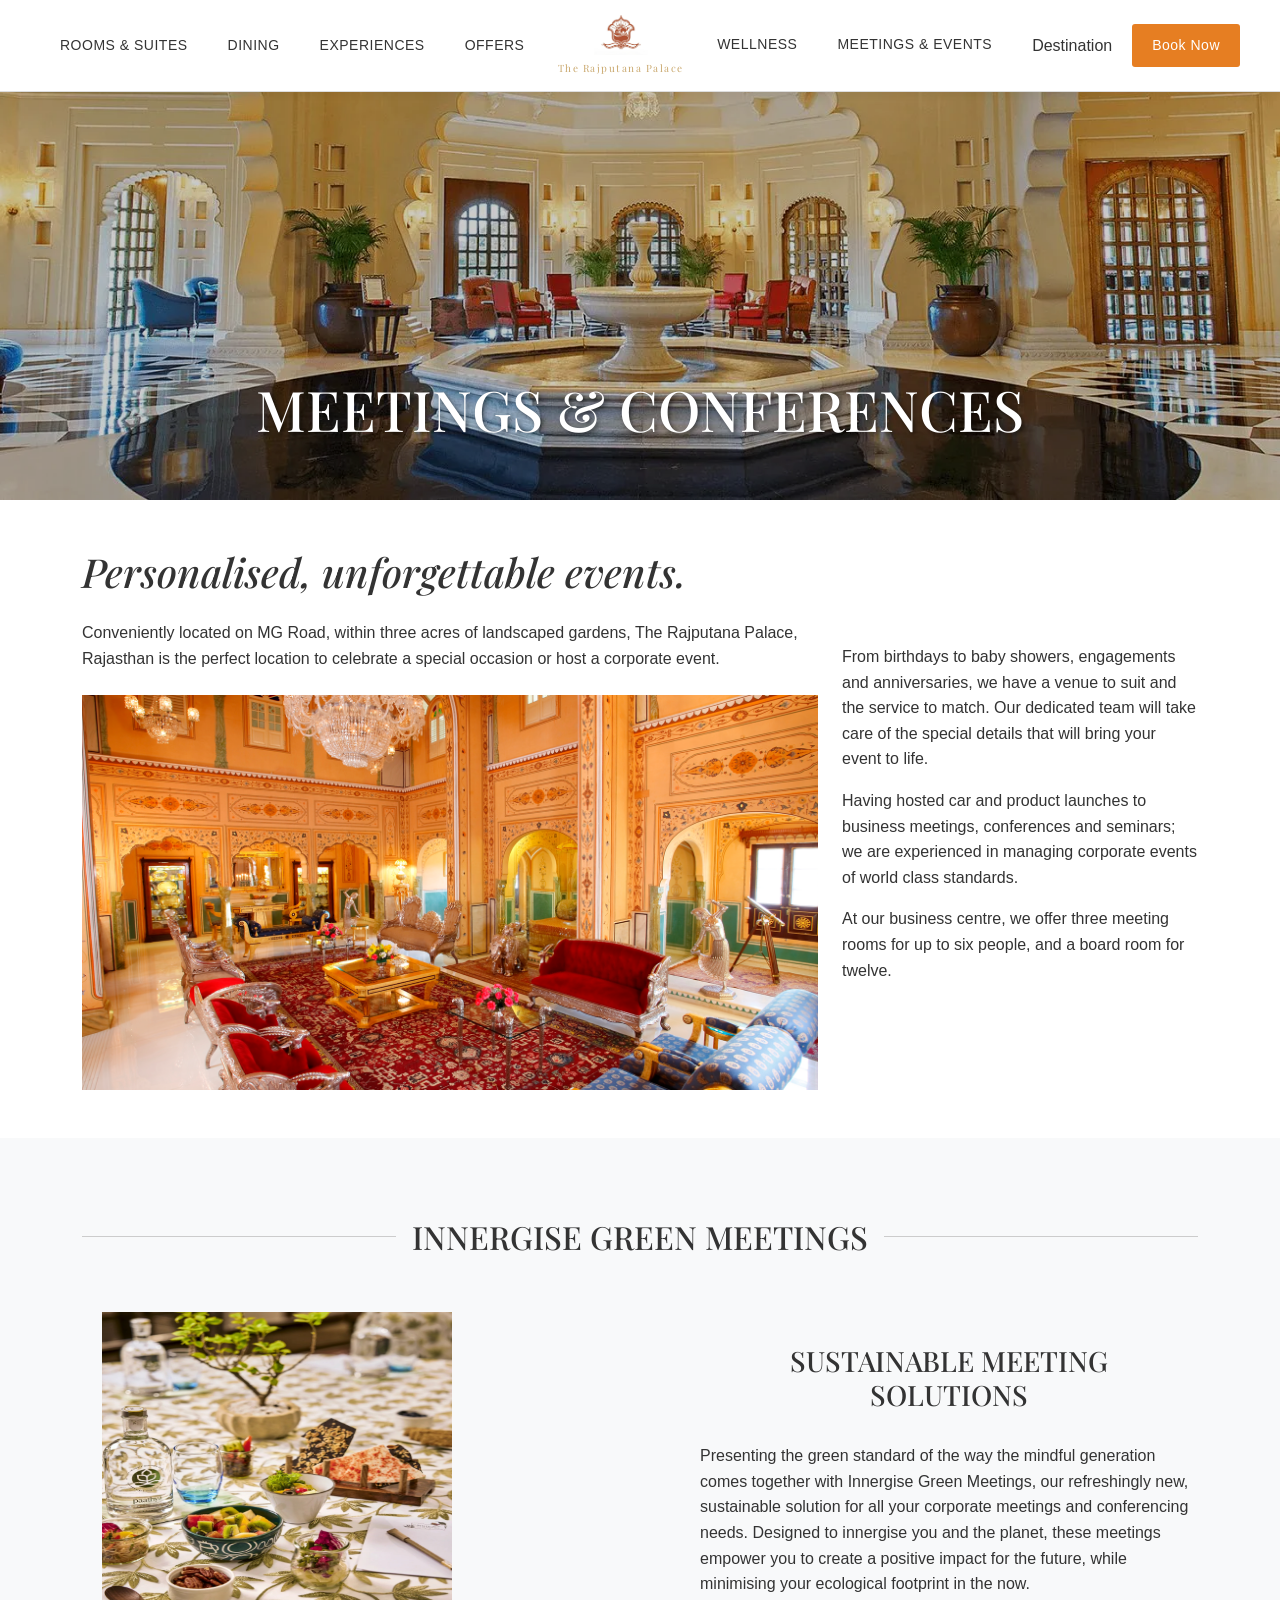
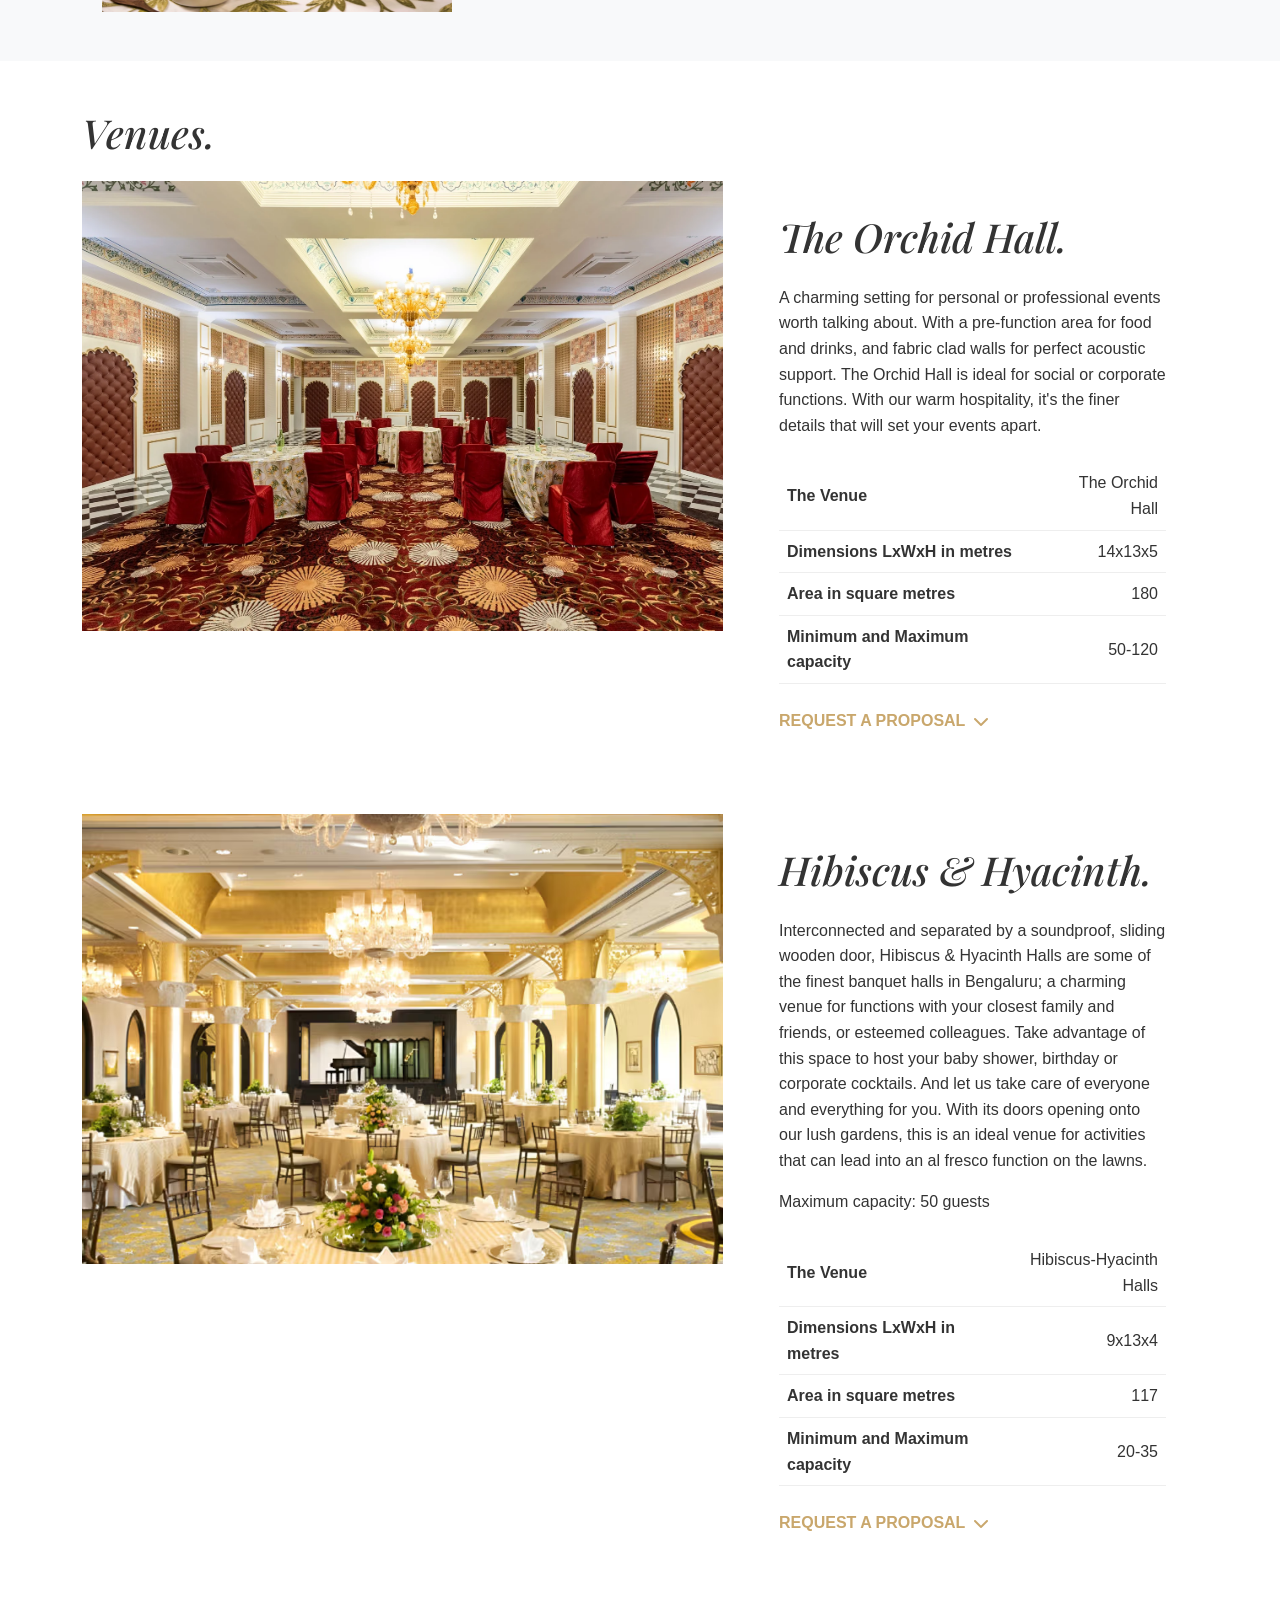
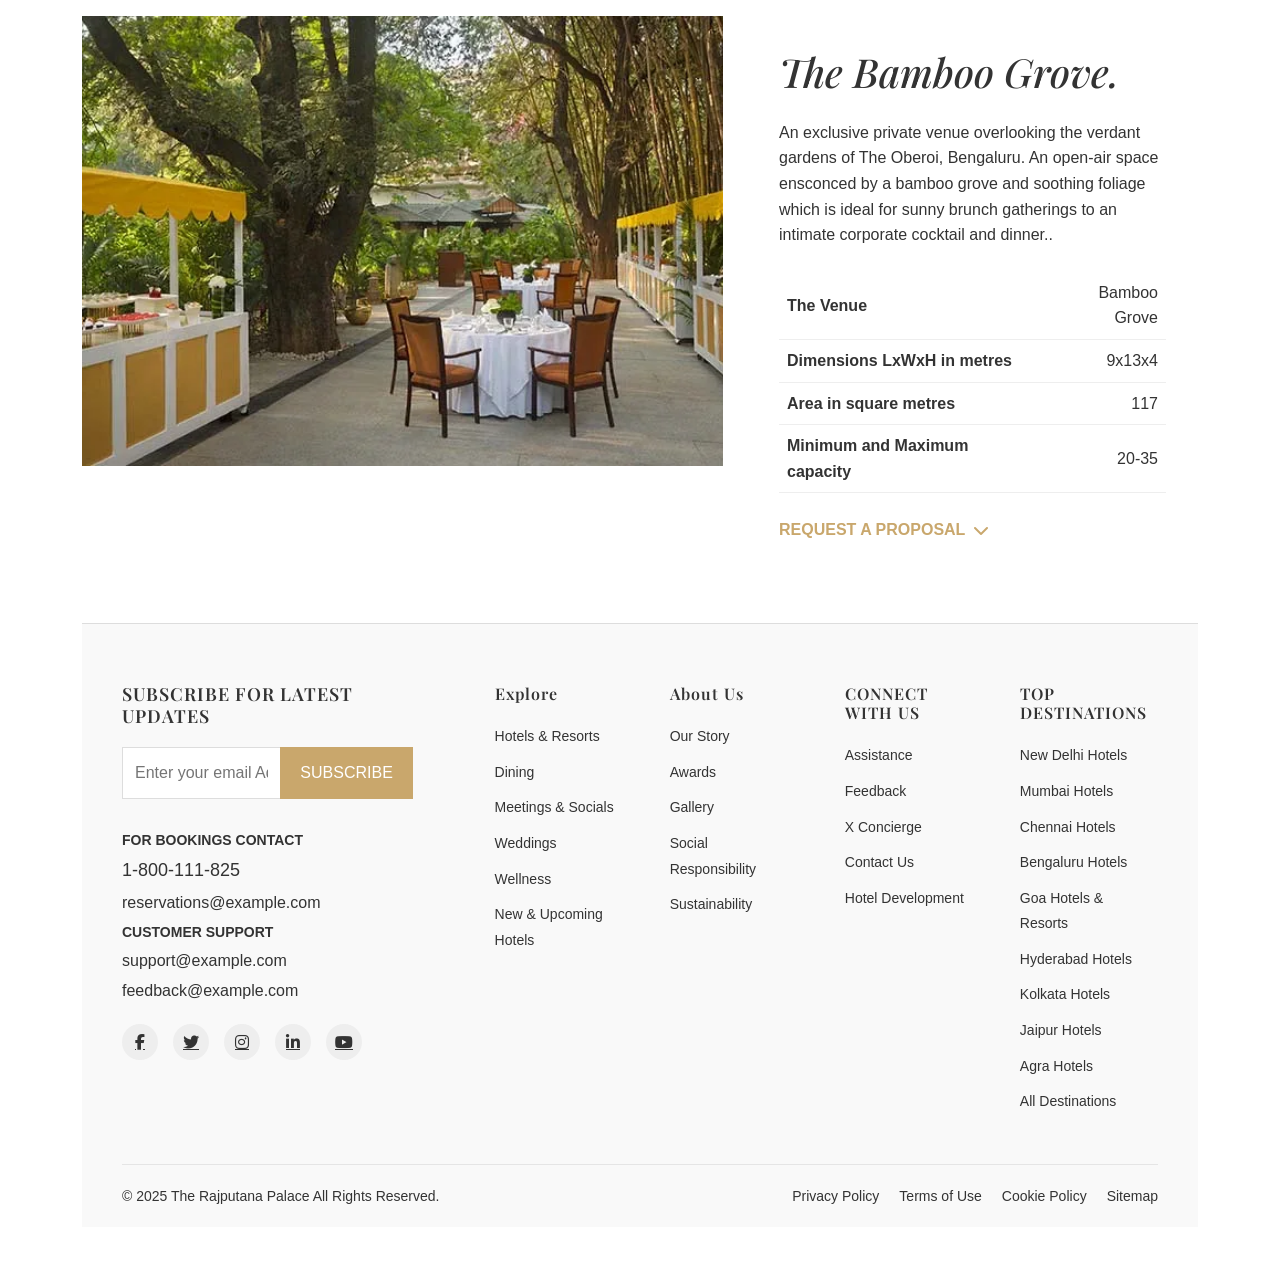
<file: hotelmanagement[1]/hotelmanagement/indexmeetings.html>
<!DOCTYPE html>
<html lang="en">
<head>
    <meta charset="UTF-8">
    <meta name="viewport" content="width=device-width, initial-scale=1.0">
    <title>The Rajputana Palace Meetings & Events</title>
    <!-- Bootstrap CSS -->
    <link href="https://cdn.jsdelivr.net/npm/bootstrap@5.3.0/dist/css/bootstrap.min.css" rel="stylesheet">
    <!-- Font Awesome for icons -->
    <link rel="stylesheet" href="https://cdnjs.cloudflare.com/ajax/libs/font-awesome/6.4.0/css/all.min.css">
    <!-- Google Fonts -->
    <link href="https://fonts.googleapis.com/css2?family=Playfair+Display:wght@400;500;600;700&display=swap" rel="stylesheet">
    <!-- Custom CSS -->
    <style>
        :root {
  --primary-color: #c9a76c;
  --text-color: #333;
  --light-text: #666;
  --border-color: #e5e5e5;
  --hover-color: #b8860b;
}

/* Typography */
body {
    font-family: "Poppins", sans-serif;
  color: var(--text-color);
  line-height: 1.6;
}

h1, h2, h3, h4, h5, h6 {
  font-family: 'Playfair Display', serif;
}

/* Navigation */
.navbar {
    display: flex;
    align-items: center;
    justify-content: space-between;
    padding: 15px 40px;
    background-color: white;
    border-bottom: 1px solid #ddd;
    position: fixed;
    top: 0;
    left: 0;
    width: 100%;
    z-index: 1000;
    box-shadow: 0 2px 10px rgba(0, 0, 0, 0.05);
    transition: all 0.3s ease;
  }
  
  .navbar.scrolled {
    padding: 10px 40px;
  }
  
  .nav-left,
  .nav-right {
    display: flex;
    align-items: center;
  }
  
  .nav-links-left,
  .nav-links-right {
    display: flex;
    list-style: none;
    padding: 0;
    margin: 0;
  }
  
  .nav-links-left li,
  .nav-links-right li {
    margin: 0 20px;
  }
  
  .nav-link {
    color: var(--text-color);
    font-size: 14px;
    font-weight: 500;
    text-transform: uppercase;
    letter-spacing: 0.5px;
    position: relative;
  }
  
  .nav-link::after {
    content: "";
    position: absolute;
    width: 0;
    height: 2px;
    bottom: -5px;
    left: 0;
    background-color: #c9a76c;
    transition: width 0.3s ease;
  }
  
  .nav-link:hover::after {
    width: 100%;
  }
  
  .logo {
    text-align: center;
  }
  
  .logo img {
    height: 40px;
    transition: all 0.3s ease;
  }
  
  .logo-sub {
    font-family: "Playfair Display", serif;
    font-size: 10px;
    color: #c9a76c;
    letter-spacing: 1.5px;
    margin-top: 5px;
  }
  
  .book-now {
    background-color: #e67e22;
    color: white;
    border: none;
    padding: 10px 20px;
    cursor: pointer;
    font-size: 14px;
    border-radius: 3px;
    font-weight: 500;
    letter-spacing: 0.5px;
    transition: all 0.3s ease;
  }
  
  .book-now:hover {
    background-color: #b45309;
    transform: translateY(-2px);
  }

/* Hero Section */
.hero-section {
  position: relative;
  height: 500px;
  overflow: hidden;
}

.hero-image {
  width: 100%;
  height: 100%;
  object-fit: cover;
}

.hero-overlay {
  position: absolute;
  top: 0;
  left: 0;
  width: 100%;
  height: 100%;
  background: rgba(0, 0, 0, 0.2);
}

.hero-text {
  position: absolute;
  bottom: 50px;
  left: 0;
  width: 100%;
  text-align: center;
  color: white;
  font-size: 3.5rem;
  text-shadow: 2px 2px 4px rgba(0,0,0,0.5);
  font-family: 'Playfair Display', serif;
}

/* Content Sections */
.section-title {
  font-style: italic;
  font-size: 2.5rem;
  margin-bottom: 1.5rem;
  color: var(--text-color);
}

.section-subtitle {
  font-size: 2rem;
  margin-bottom: 1rem;
  color: var(--text-color);
}

.venue-image {
  width: 100%;
  height: 450px;
  object-fit: cover;
}

.venue-details {
  padding: 2rem;
}

.venue-table {
  width: 100%;
  margin-top: 1.5rem;
}

.venue-table td {
  padding: 0.5rem;
  border-bottom: 1px solid #eee;
}

.request-btn {
  color: var(--primary-color);
  text-decoration: none;
  font-weight: bold;
  display: inline-flex;
  align-items: center;
  transition: color 0.3s;
}

.request-btn:hover {
  color: var(--hover-color);
}

.request-btn i {
  margin-left: 0.5rem;
}

.floor-plan-btn {
  color: #3498db;
  text-decoration: none;
  font-weight: bold;
  display: inline-flex;
  align-items: center;
  transition: color 0.3s;
}

.floor-plan-btn:hover {
  color: #2980b9;
}

.floor-plan-btn i {
  margin-left: 0.5rem;
}

.know-more-btn {
  background-color: var(--primary-color);
  color: white;
  border: none;
  padding: 0.5rem 1.5rem;
  font-weight: bold;
  margin-top: 1rem;
  transition: background-color 0.3s;
}

.know-more-btn:hover {
  background-color: var(--hover-color);
}

/* Divider */
.divider {
  display: flex;
  align-items: center;
  text-align: center;
  margin: 2rem 0;
}

.divider::before, .divider::after {
  content: '';
  flex: 1;
  border-bottom: 1px solid #ccc;
}

.divider::before {
  margin-right: 1rem;
}

.divider::after {
  margin-left: 1rem;
}

/* Footer */
footer {
    width: 100%;
    background-color: #f9f9f9;
    color: #333;
    padding: 60px 40px 20px;
    display: flex;
    flex-wrap: wrap;
    justify-content: space-between;
    border-top: 1px solid #ddd;
  }
  
  .subscription-section {
    width: 30%;
    padding: 0 20px 20px 0;
  }
  
  .subscription-section h2 {
    font-size: 18px;
    margin-bottom: 20px;
    font-weight: 600;
    letter-spacing: 1px;
  }
  
  .subscription-form {
    display: flex;
    margin-bottom: 20px;
  }
  
  .subscription-form input[type="email"] {
    width: 70%;
    padding: 12px;
    border: 1px solid #ddd;
    border-right: none;
    background-color: #fff;
    color: #333;
  }
  
  .subscription-form button {
    padding: 12px 20px;
    background-color: #c9a76c;
    color: white;
    border: none;
    cursor: pointer;
    font-weight: 500;
    transition: background-color 0.3s ease;
  }
  
  .subscription-form button:hover {
    background-color: var(--hover-color);
  }
  
  .contact-info {
    margin-top: 30px;
  }
  
  .contact-heading {
    font-weight: 600;
    margin-bottom: 5px;
    font-size: 14px;
  }
  
  .contact-phone {
    font-size: 18px;
    font-weight: 500;
    margin-bottom: 5px;
  }
  
  .contact-info a {
    color: #333;
    text-decoration: none;
    transition: color 0.3s ease;
    display: block;
    margin-bottom: 5px;
  }
  
  .contact-info a:hover {
    color: #c9a76c;
  }
  
  .social-links {
    display: flex;
    gap: 15px;
    margin-top: 20px;
  }
  
  .social-links a {
    display: flex;
    align-items: center;
    justify-content: center;
    width: 36px;
    height: 36px;
    background-color: #eee;
    color: #333;
    border-radius: 50%;
    transition: all 0.3s ease;
  }
  
  .social-links a:hover {
    background-color: var(--primary-color);
    color: white;
    transform: translateY(-3px);
  }
  
  .links-section {
    width: 65%;
    display: flex;
    justify-content: space-between;
    flex-wrap: wrap;
  }
  
  .footer-column {
    width: 22%;
    padding: 0 10px;
  }
  
  .footer-column h3 {
    font-size: 16px;
    margin-bottom: 20px;
    font-weight: 600;
    letter-spacing: 1px;
  }
  
  .footer-column ul {
    list-style-type: none;
    padding: 0;
    margin: 0;
  }
  
  .footer-column ul li {
    margin-bottom: 10px;
  }
  
  .footer-column ul li a {
    text-decoration: none;
    color: #333;
    font-size: 14px;
    transition: color 0.3s ease;
  }
  
  .footer-column ul li a:hover {
    color: var(--primary-color);
  }
  
  .footer-bottom {
    width: 100%;
    margin-top: 40px;
    padding-top: 20px;
    border-top: 1px solid var(--border-color);
    display: flex;
    justify-content: space-between;
    align-items: center;
  }
  
  .copyright {
    font-size: 14px;
    color: #333;
  }
  
  .footer-links {
    display: flex;
    gap: 20px;
  }
  
  .footer-links a {
    color: #333;
    font-size: 14px;
    text-decoration: none;
    transition: color 0.3s ease;
  }
  
  .footer-links a:hover {
    color: var(--primary-color);
  }

/* Responsive Styles */
@media (max-width: 992px) {
  .navbar {
    padding: 15px 20px;
  }
  
  .footer-bottom {
    flex-direction: column;
    text-align: center;
  }
  
  .footer-policy-links {
    justify-content: center;
    margin-top: 10px;
  }
}

@media (max-width: 768px) {
  .hero-text {
    font-size: 2.5rem;
    bottom: 30px;
  }
  
  .section-title {
    font-size: 2rem;
  }
  
  .venue-details {
    padding: 1.5rem 0;
  }
  
  .venue-image {
    height: 350px;
  }
}

@media (max-width: 576px) {
  .hero-text {
    font-size: 2rem;
  }
  
  .section-title {
    font-size: 1.8rem;
  }
  
  .subscription-form {
    flex-direction: column;
  }
  
  .subscription-form input[type="email"] {
    border-right: 1px solid var(--border-color);
    border-bottom: none;
  }
  
  .social-links {
    justify-content: center;
  }
}
    </style>
</head>
<body>
    <!-- Navbar -->
    <nav class="navbar">
        <div class="nav-left">
            <button class="mobile-menu-toggle d-md-none">
                <i class="fas fa-bars"></i>
            </button>
            <ul class="nav-links-left">
                <li><a href="indexroomandsuites.html" class="nav-link">Rooms & Suites</a></li>
                <li><a href="indexdinning.html" class="nav-link">Dining</a></li>
                <li><a href="indexexperience.html" class="nav-link">Experiences</a></li>
                <li><a href="indexoffers.html" class="nav-link">Offers</a></li>
            </ul>
        </div>

        <div class="logo" > <a href="index.html" class="logo-link">
          <img src="logo-Photoroom.png" alt="The Rajputana Palace Logo"> </a>
          <div class="logo-sub">The Rajputana Palace</div>
      </div>

        <div class="nav-right">
            <ul class="nav-links-right">
                <li><a href="indexwellness.html" class="nav-link">Wellness</a></li>
                <li><a href="indexmeetings.html" class="nav-link">Meetings & Events</a></li>
                <li class="nav-item dropdown">
                  Destination
                 
                 <ul class="dropdown-menu" aria-labelledby="destinationDropdown">
                     <li><a class="dropdown-item" href="udaipur.html">Udaipur</a></li>
                     <li><a class="dropdown-item" href="bengaluru.html">Bengaluru</a></li>
                     <li><a class="dropdown-item" href="newdelhi.html">New Delhi</a></li>
                 </ul>
             </li>
            </ul>
            <a href="roombooking.html"><button class="book-now">Book Now</button></a>
        </div>
    </nav>
    <!-- Hero Section -->
    <div class="hero-section">
        <img src="./images/meetings_main.webp" alt="Meetings & Conferences" class="hero-image">
        <div class="hero-overlay"></div>
        <h1 class="hero-text">MEETINGS & CONFERENCES</h1>
    </div>

    <!-- Personalized Events Section -->
    <div class="container mb-5 mt-5">
        <div class="row">
            <div class="col-12">
                <h2 class="section-title">Personalised, unforgettable events.</h2>
            </div>
        </div>
        <div class="row">
            <div class="col-lg-8">
                <p>Conveniently located on MG Road, within three acres of landscaped gardens, The Rajputana Palace, Rajasthan is the perfect location to celebrate a special occasion or host a corporate event.</p>
                <div class="mt-4">
                    <img src="./images/meeting1.png" alt="Event Table Setting" class="img-fluid">
                </div>
            </div>
            <div class="col-lg-4">
                <div class="mt-4">
                    <p>From birthdays to baby showers, engagements and anniversaries, we have a venue to suit and the service to match. Our dedicated team will take care of the special details that will bring your event to life.</p>
                    <p>Having hosted car and product launches to business meetings, conferences and seminars; we are experienced in managing corporate events of world class standards.</p>
                    <p>At our business centre, we offer three meeting rooms for up to six people, and a board room for twelve.</p>
                </div>
            </div>
        </div>
    </div>

    <!-- Innergise Green Meetings Section -->
    <div class="container-fluid bg-light py-5">
        <div class="container">
            <div class="row">
                <div class="col-12 text-center mb-4">
                    <div class="divider">
                        <h2 class="mb-0">INNERGISE GREEN MEETINGS</h2>
                    </div>
                </div>
            </div>
            <div class="row">
                <div class="col-lg-6">
                    <img src="images/greenmeetings.jpg" alt="Innergise Green Meetings" class="img-fluid" style="height: 300px; width: 350px; margin-left: 20px;">
                </div>
                <div class="col-lg-6">
                    <div class="ps-lg-5">
                        <div class="divider">
                            <h3 class="mb-0">SUSTAINABLE MEETING SOLUTIONS</h3>
                        </div>
                        <p class="mt-4">Presenting the green standard of the way the mindful generation comes together with Innergise Green Meetings, our refreshingly new, sustainable solution for all your corporate meetings and conferencing needs. Designed to innergise you and the planet, these meetings empower you to create a positive impact for the future, while minimising your ecological footprint in the now.</p>
                        <!-- <button class="know-more-btn">KNOW MORE</button> -->
                    </div>
                </div>
            </div>
        </div>
    </div>

    <!-- Venues Section -->
    <div class="container my-5">
        <div class="row">
            <div class="col-12">
                <h2 class="section-title">Venues.</h2>
            </div>
        </div>

        <!-- The Orchid Hall -->
        <div class="row mb-5">
            <div class="col-lg-7">
                <img src="./images/orchidhall.webp" alt="The Orchid Hall" class="venue-image">
            </div>
            <div class="col-lg-5">
                <div class="venue-details">
                    <h3 class="section-title">The Orchid Hall.</h3>
                    <p>A charming setting for personal or professional events worth talking about. With a pre-function area for food and drinks, and fabric clad walls for perfect acoustic support. The Orchid Hall is ideal for social or corporate functions. With our warm hospitality, it's the finer details that will set your events apart.</p>
                    
                    <table class="venue-table">
                        <tr>
                            <td><strong>The Venue</strong></td>
                            <td class="text-end">The Orchid Hall</td>
                        </tr>
                        <tr>
                            <td><strong>Dimensions LxWxH in metres</strong></td>
                            <td class="text-end">14x13x5</td>
                        </tr>
                        <tr>
                            <td><strong>Area in square metres</strong></td>
                            <td class="text-end">180</td>
                        </tr>
                        <tr>
                            <td><strong>Minimum and Maximum capacity</strong></td>
                            <td class="text-end">50-120</td>
                        </tr>
                    </table>
                    
                    <div class="mt-4">
                      <a href="proposal_form.html" class="request-btn">
                            REQUEST A PROPOSAL <i class="fas fa-chevron-down"></i>
                        </a>
                    </div>
                </div>
            </div>
        </div>

        <!-- Hibiscus & Hyacinth -->
        <div class="row mb-5">
            <div class="col-lg-7">
                <img src="./images/hibiscus.avif" alt="Hibiscus & Hyacinth" class="venue-image">
            </div>
            <div class="col-lg-5">
                <div class="venue-details">
                    <h3 class="section-title">Hibiscus & Hyacinth.</h3>
                    <p>Interconnected and separated by a soundproof, sliding wooden door, Hibiscus & Hyacinth Halls are some of the finest banquet halls in Bengaluru; a charming venue for functions with your closest family and friends, or esteemed colleagues. Take advantage of this space to host your baby shower, birthday or corporate cocktails. And let us take care of everyone and everything for you. With its doors opening onto our lush gardens, this is an ideal venue for activities that can lead into an al fresco function on the lawns.</p>
                    <p>Maximum capacity: 50 guests</p>
                    
                    <table class="venue-table">
                        <tr>
                            <td><strong>The Venue</strong></td>
                            <td class="text-end">Hibiscus-Hyacinth Halls</td>
                        </tr>
                        <tr>
                            <td><strong>Dimensions LxWxH in metres</strong></td>
                            <td class="text-end">9x13x4</td>
                        </tr>
                        <tr>
                            <td><strong>Area in square metres</strong></td>
                            <td class="text-end">117</td>
                        </tr>
                        <tr>
                            <td><strong>Minimum and Maximum capacity</strong></td>
                            <td class="text-end">20-35</td>
                        </tr>
                    </table>
                    
                    <div class="mt-4 d-flex justify-content-between">
                        <!-- <a href="#" class="floor-plan-btn">
                            FLOOR PLAN <i class="fas fa-chevron-right"></i>
                        </a> -->
                        <a href="proposal_form.html" class="request-btn">
                            REQUEST A PROPOSAL <i class="fas fa-chevron-down"></i>
                        </a>
                    </div>
                </div>
            </div>
        </div>

        <!-- The Bamboo Grove -->
        <div class="row mb-5">
            <div class="col-lg-7">
                <img src="./images/BambooGrove.webp" alt="Bamboo Grove" class="venue-image">
            </div>
            <div class="col-lg-5">
                <div class="venue-details">
                    <h3 class="section-title">The Bamboo Grove.</h3>
                    <p>An exclusive private venue overlooking the verdant gardens of The Oberoi, Bengaluru. An open-air space ensconced by a bamboo grove and soothing foliage which is ideal for sunny brunch gatherings to an intimate corporate cocktail and dinner..</p>
                    <!-- <p>Maximum capacity: 50 guests</p> -->
                    
                    <table class="venue-table">
                        <tr>
                            <td><strong>The Venue</strong></td>
                            <td class="text-end">Bamboo Grove</td>
                        </tr>
                        <tr>
                            <td><strong>Dimensions LxWxH in metres</strong></td>
                            <td class="text-end">9x13x4</td>
                        </tr>
                        <tr>
                            <td><strong>Area in square metres</strong></td>
                            <td class="text-end">117</td>
                        </tr>
                        <tr>
                            <td><strong>Minimum and Maximum capacity</strong></td>
                            <td class="text-end">20-35</td>
                        </tr>
                    </table>
                    
                    <div class="mt-4 d-flex justify-content-between">
                        <!-- <a href="#" class="floor-plan-btn">
                            FLOOR PLAN <i class="fas fa-chevron-right"></i>
                        </a> -->
                        <a href="proposal_form.html" class="request-btn">
                            REQUEST A PROPOSAL <i class="fas fa-chevron-down"></i>
                        </a>
                    </div>
                </div>
            </div>
        </div>

    <!-- Footer -->
    <footer>
        <div class="subscription-section">
            <h2>SUBSCRIBE FOR LATEST UPDATES</h2>
            <div class="subscription-form">
                <input type="email" placeholder="Enter your email Address">
                <button>SUBSCRIBE</button>
            </div>
            <div class="contact-info">
                <div class="contact-heading">FOR BOOKINGS CONTACT</div>
                <div class="contact-phone">1-800-111-825</div>
                <div><a href="mailto:reservations@example.com">reservations@example.com</a></div>
                <div class="contact-heading">CUSTOMER SUPPORT</div>
                <div><a href="mailto:support@example.com">support@example.com</a></div>
                <div><a href="mailto:feedback@example.com">feedback@example.com</a></div>
            </div>
            <div class="social-links">
                <a href="#" aria-label="Facebook"><i class="fab fa-facebook-f"></i></a>
                <a href="#" aria-label="Twitter"><i class="fab fa-twitter"></i></a>
                <a href="#" aria-label="Instagram"><i class="fab fa-instagram"></i></a>
                <a href="#" aria-label="LinkedIn"><i class="fab fa-linkedin-in"></i></a>
                <a href="#" aria-label="YouTube"><i class="fab fa-youtube"></i></a>
            </div>
        </div>
        <div class="links-section">
            <div class="footer-column">
                <h3>Explore</h3>
                <ul>
                    <li><a href="#">Hotels & Resorts</a></li>
                    <li><a href="#">Dining</a></li>
                    <li><a href="#">Meetings & Socials</a></li>
                    <li><a href="#">Weddings</a></li>
                    <li><a href="#">Wellness</a></li>
                    <li><a href="#">New & Upcoming Hotels</a></li>
                </ul>
            </div>
            <div class="footer-column">
                <h3>About Us</h3>
                <ul>
                    <li><a href="#">Our Story</a></li>
                    <li><a href="#">Awards</a></li>
                    <li><a href="#">Gallery</a></li>
                    <li><a href="#">Social Responsibility</a></li>
                    <li><a href="#">Sustainability</a></li>
                </ul>
            </div>
            <div class="footer-column">
                <h3>CONNECT WITH US</h3>
                <ul>
                    <li><a href="#">Assistance</a></li>
                    <li><a href="#">Feedback</a></li>
                    <li><a href="#">X Concierge</a></li>
                    <li><a href="#">Contact Us</a></li>
                    <li><a href="#">Hotel Development</a></li>
                </ul>
            </div>
            <div class="footer-column">
                <h3>TOP DESTINATIONS</h3>
                <ul>
                    <li><a href="#">New Delhi Hotels</a></li>
                    <li><a href="#">Mumbai Hotels</a></li>
                    <li><a href="#">Chennai Hotels</a></li>
                    <li><a href="#">Bengaluru Hotels</a></li>
                    <li><a href="#">Goa Hotels & Resorts</a></li>
                    <li><a href="#">Hyderabad Hotels</a></li>
                    <li><a href="#">Kolkata Hotels</a></li>
                    <li><a href="#">Jaipur Hotels</a></li>
                    <li><a href="#">Agra Hotels</a></li>
                    <li><a href="#">All Destinations</a></li>
                </ul>
            </div>
        </div>
        <div class="footer-bottom">
            <div class="copyright">
                © 2025 The Rajputana Palace All Rights Reserved.
            </div>
            <div class="footer-links">
                <a href="#">Privacy Policy</a>
                <a href="#">Terms of Use</a>
                <a href="#">Cookie Policy</a>
                <a href="#">Sitemap</a>
            </div>
        </div>
    </footer>

    <!-- Bootstrap JS Bundle with Popper -->
    <script src="https://cdn.jsdelivr.net/npm/bootstrap@5.3.0/dist/js/bootstrap.bundle.min.js"></script>
    
    <!-- Custom JavaScript -->
    <script>
        // Make navbar sticky on scroll
window.addEventListener('scroll', function() {
    const navbar = document.querySelector('.navbar');
    if (window.scrollY > 50) {
        navbar.classList.add('shadow');
    } else {
        navbar.classList.remove('shadow');
    }
});

// Initialize tooltips if Bootstrap's Tooltip is used
document.addEventListener('DOMContentLoaded', function() {
    const tooltipTriggerList = [].slice.call(document.querySelectorAll('[data-bs-toggle="tooltip"]'));
    if (tooltipTriggerList.length > 0) {
        if (typeof bootstrap !== 'undefined') {
            tooltipTriggerList.map(function (tooltipTriggerEl) {
                return new bootstrap.Tooltip(tooltipTriggerEl);
            });
        } else {
            console.warn('Bootstrap Tooltip is not defined. Ensure Bootstrap is properly loaded.');
        }
    }
});

// Mobile menu toggle functionality
document.addEventListener('DOMContentLoaded', function() {
    const navbarToggler = document.querySelector('.navbar-toggler');
    const navbarCollapse = document.querySelector('.navbar-collapse');
    
    if (navbarToggler && navbarCollapse) {
        navbarToggler.addEventListener('click', function() {
            navbarCollapse.classList.toggle('show');
        });
    }
});
    </script>
</body>
</html>
</file>
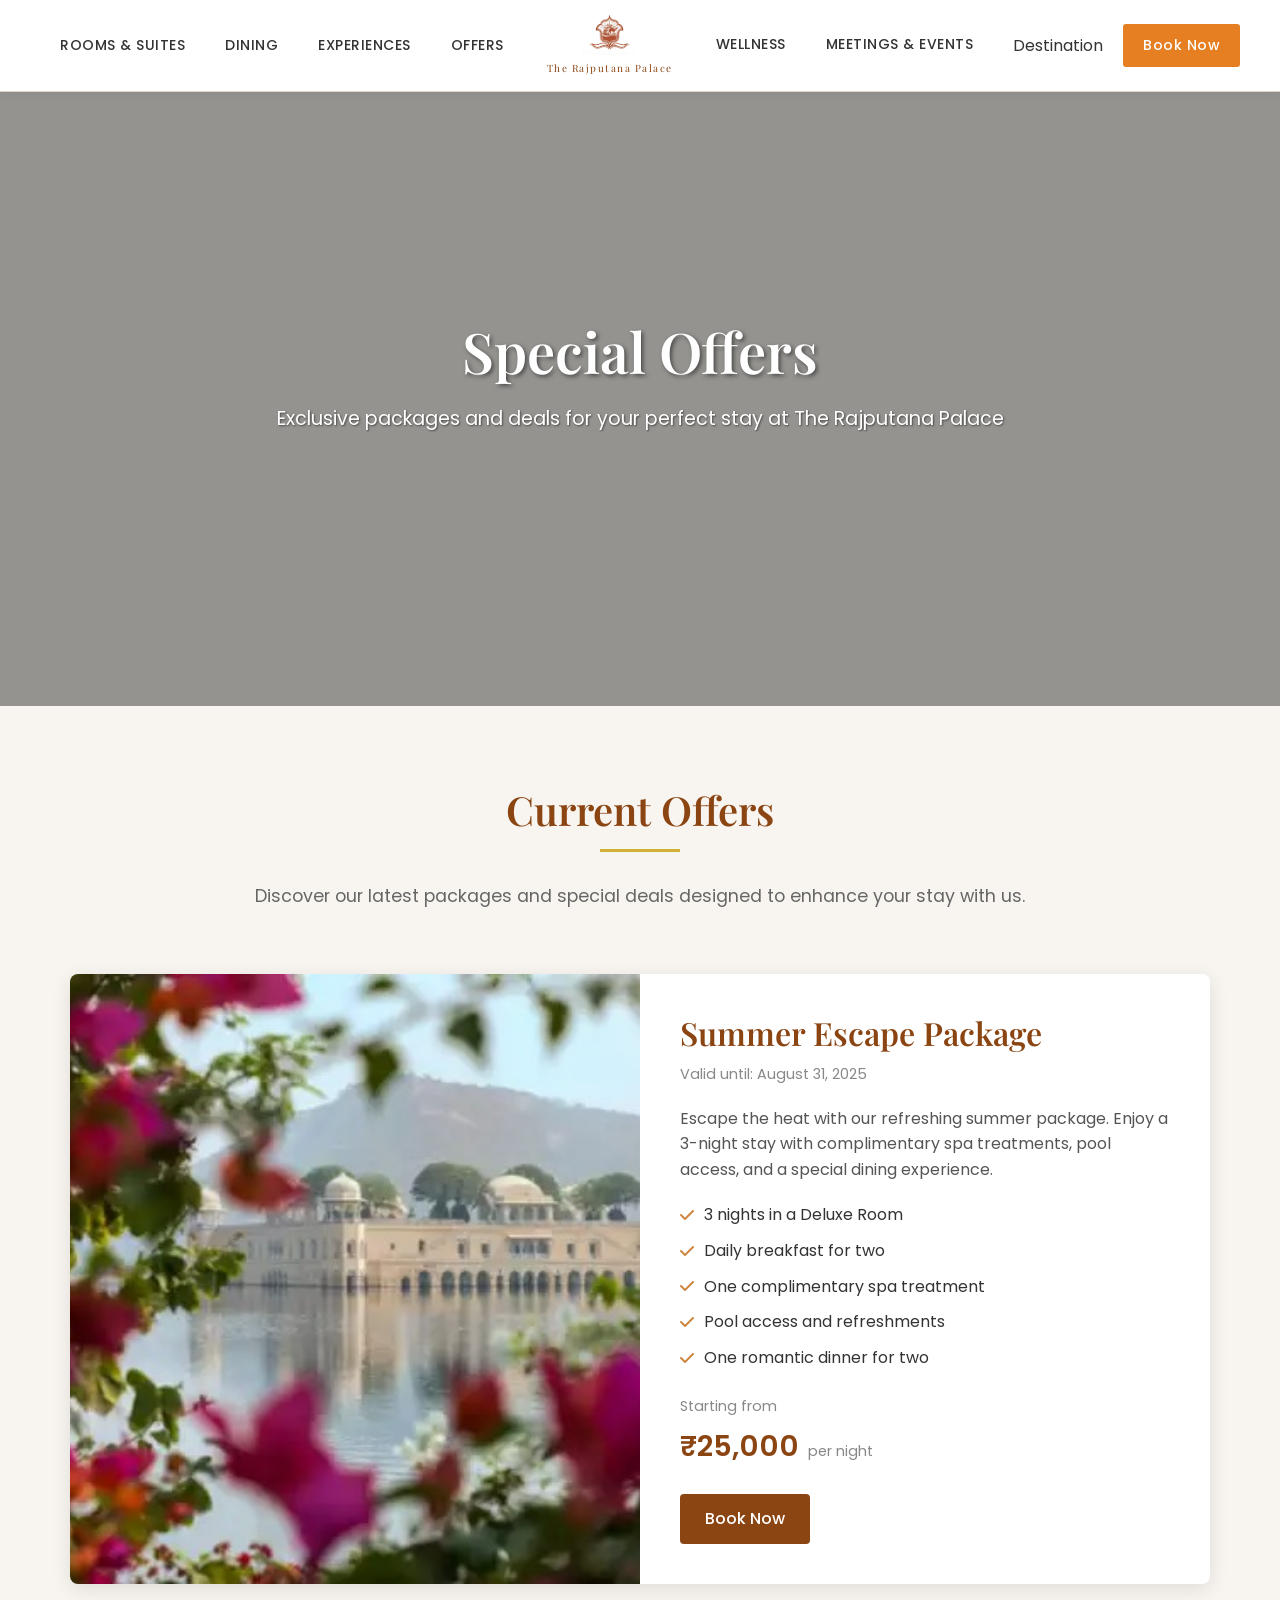
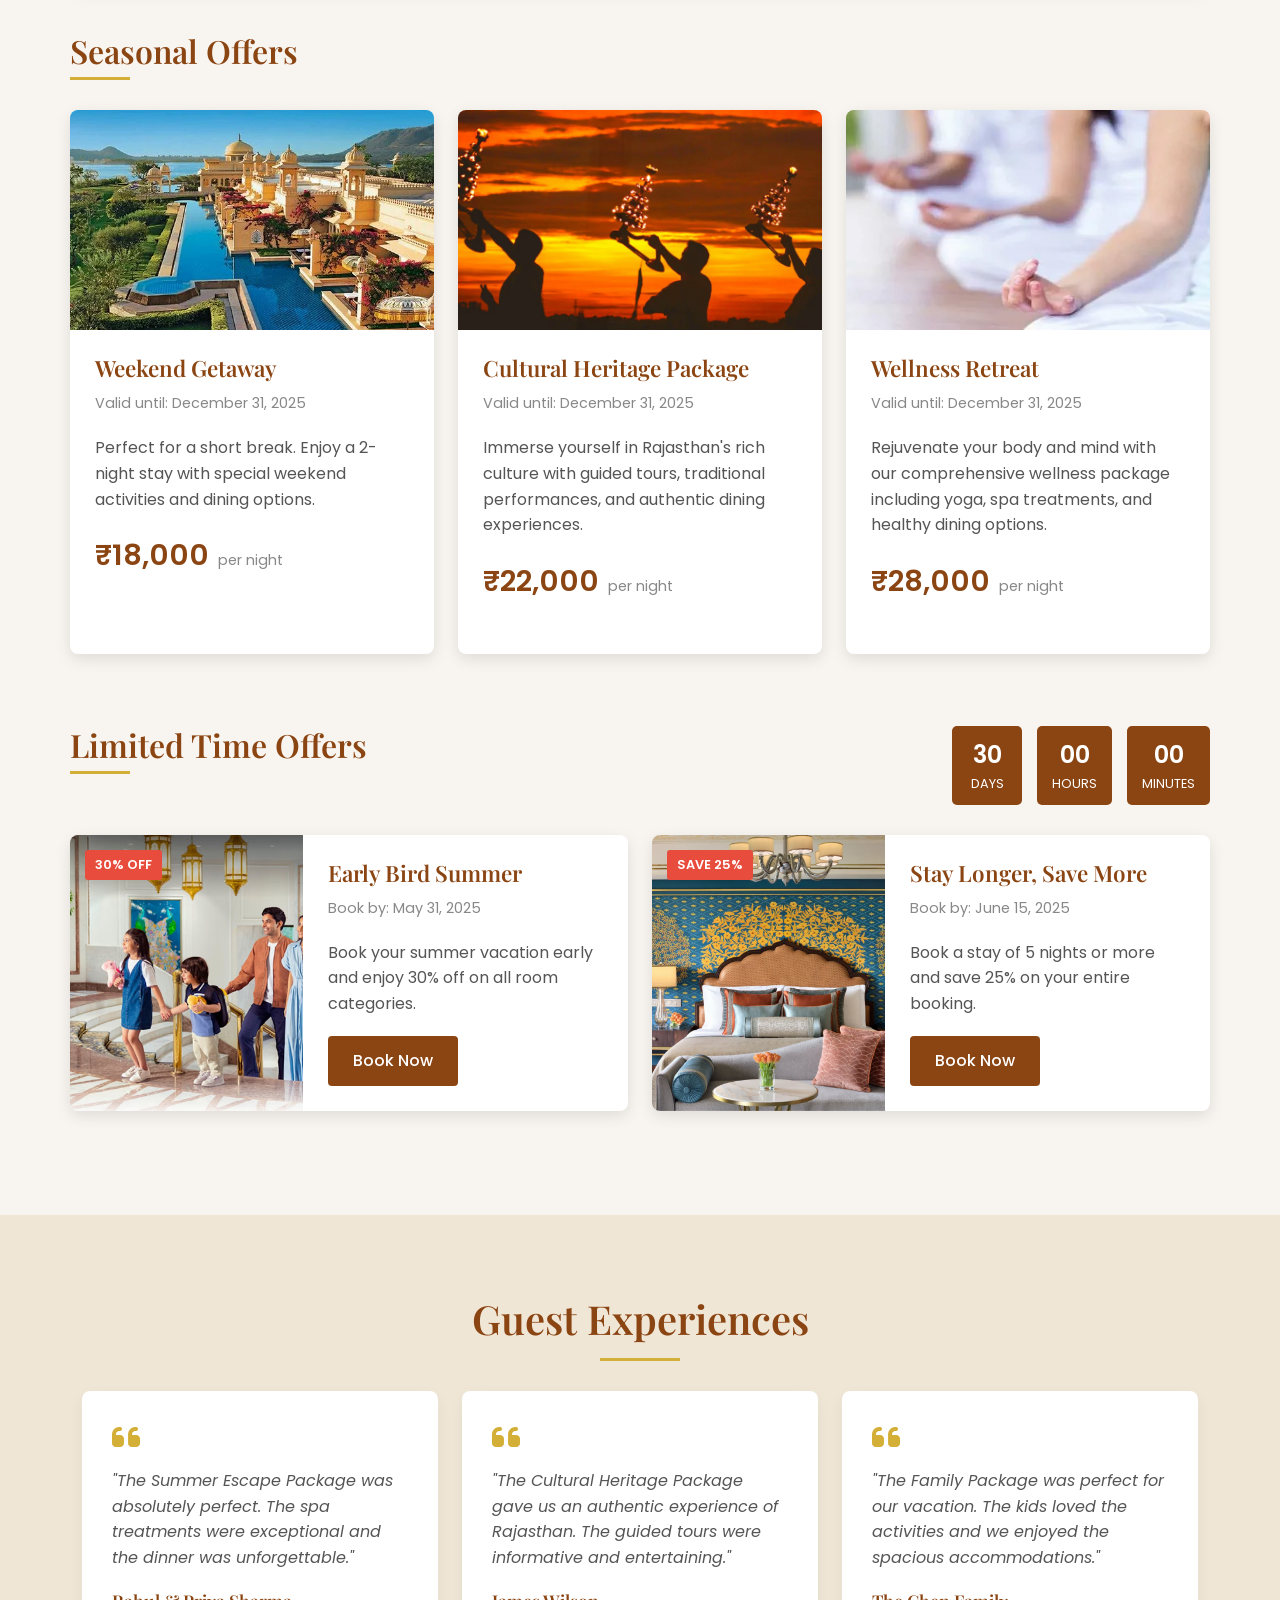
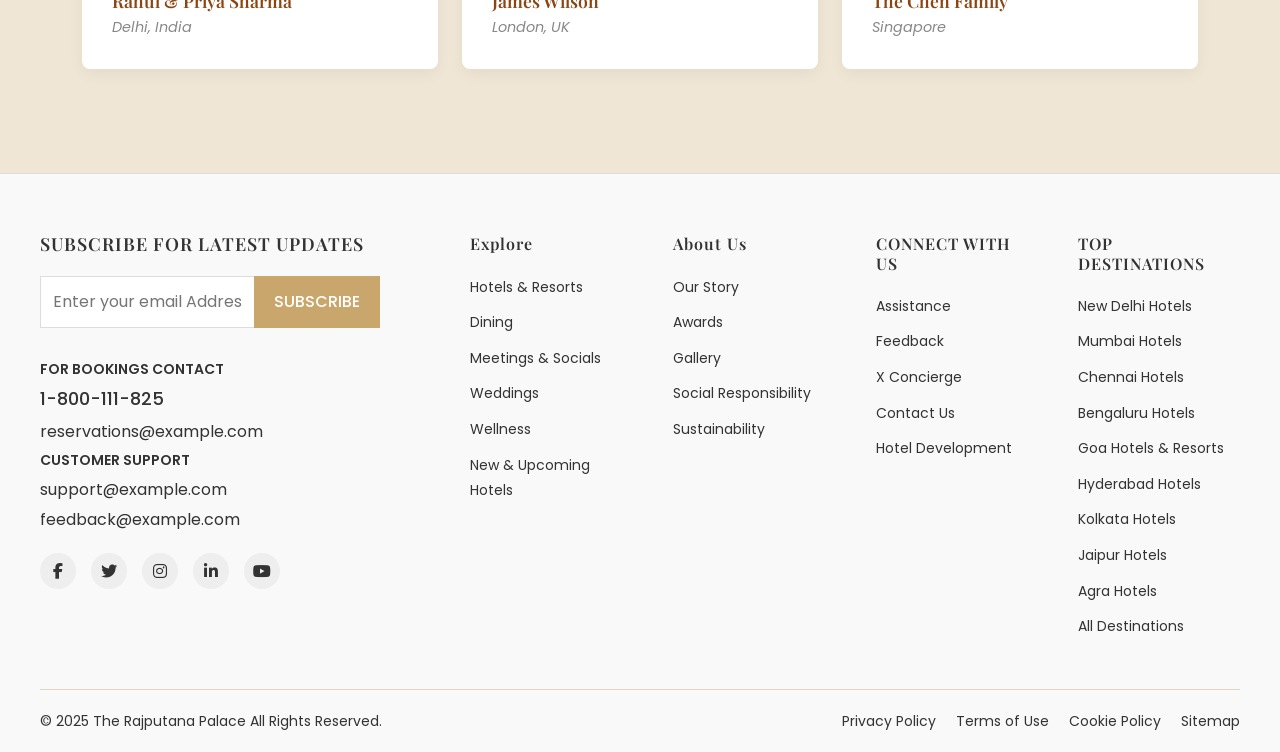
<file: hotelmanagement[1]/hotelmanagement/indexoffers.html>
<!DOCTYPE html>
<html lang="en">
<head>
    <meta charset="UTF-8">
    <meta name="viewport" content="width=device-width, initial-scale=1.0">
    <title>Special Offers - The Rajputana Palace</title>
    <link href="https://cdn.jsdelivr.net/npm/bootstrap@5.3.0/dist/css/bootstrap.min.css" rel="stylesheet">
    <link rel="stylesheet" href="https://cdnjs.cloudflare.com/ajax/libs/font-awesome/6.4.0/css/all.min.css">
    <link rel="stylesheet" href="https://fonts.googleapis.com/css2?family=Playfair+Display:ital,wght@0,400;0,500;0,600;0,700;1,400&family=Poppins:wght@300;400;500;600&display=swap">
    <style>
      /* Global Styles */
:root {
  --primary-color: #8b4513;
  --secondary-color: #d2b48c;
  --accent-color: #cd853f;
  --text-color: #333;
  --light-text: #fff;
  --dark-bg: #1a1a1a;
  --light-bg: #f8f5f0;
  --border-color: #e0d5c1;
  --gold: #d4af37;
  --footer-bg: #f9f9f9;
}

body {
  font-family: "Poppins", sans-serif;
  color: var(--text-color);
  background-color: var(--light-bg);
  line-height: 1.6;
  overflow-x: hidden;
  padding-top: 76px; /* Adjust for fixed navbar */
}

h1,
h2,
h3,
h4,
h5,
h6 {
  font-family: "Playfair Display", serif;
  font-weight: 600;
}

a {
  text-decoration: none;
  color: inherit;
  transition: all 0.3s ease;
}

a:hover {
  color: var(--primary-color);
}

/* Navbar Styles */
/* .navbar {
  box-shadow: 0 2px 10px rgba(0, 0, 0, 0.05);
  padding: 15px 0;
}

.navbar-brand {
  position: absolute;
  left: 50%;
  transform: translateX(-50%);
}

.navbar-nav .nav-link {
  font-size: 14px;
  font-weight: 500;
  letter-spacing: 1px;
  padding: 0.5rem 1rem;
  color: var(--text-color);
}

.navbar-nav .nav-link.active {
  color: var(--primary-color);
}

.book-now-btn {
  background-color: #e67e22;
  color: white;
  font-weight: 500;
  padding: 8px 20px;
  border-radius: 0;
  transition: all 0.3s ease;
}

.book-now-btn:hover {
  background-color: #d35400;
  color: white;
  transform: translateY(-2px);
} */
.navbar {
    display: flex;
    align-items: center;
    justify-content: space-between;
    padding: 15px 40px;
    background-color: white;
    border-bottom: 1px solid var(--border-color);
    position: fixed;
    top: 0;
    left: 0;
    width: 100%;
    z-index: 1000;
    box-shadow: 0 2px 10px rgba(0, 0, 0, 0.05);
    transition: all 0.3s ease;
  }
  
  .navbar.scrolled {
    padding: 10px 40px;
  }
  
  .nav-left,
  .nav-right {
    display: flex;
    align-items: center;
  }
  
  .nav-links-left,
  .nav-links-right {
    display: flex;
    list-style: none;
    padding: 0;
    margin: 0;
  }
  
  .nav-links-left li,
  .nav-links-right li {
    margin: 0 20px;
  }
  
  .nav-link {
    color: var(--text-color);
    font-size: 14px;
    font-weight: 500;
    text-transform: uppercase;
    letter-spacing: 0.5px;
    position: relative;
  }
  
  .nav-link::after {
    content: "";
    position: absolute;
    width: 0;
    height: 2px;
    bottom: -5px;
    left: 0;
    background-color: var(--primary-color);
    transition: width 0.3s ease;
  }
  
  .nav-link:hover::after {
    width: 100%;
  }
  
  .logo {
    text-align: center;
  }
  
  .logo img {
    height: 40px;
    transition: all 0.3s ease;
  }
  
  .logo-sub {
    font-family: "Playfair Display", serif;
    font-size: 10px;
    color: var(--primary-color);
    letter-spacing: 1.5px;
    margin-top: 5px;
    text-align: center;
  }
  
  .book-now {
    background-color: #e67e22;
    color: white;
    border: none;
    padding: 10px 20px;
    cursor: pointer;
    font-size: 14px;
    border-radius: 3px;
    font-weight: 500;
    letter-spacing: 0.5px;
    transition: all 0.3s ease;
  }
  
  .book-now:hover {
    background-color: var(--hover-color);
    transform: translateY(-2px);
  }
/* Hero Section */
.hero-section {
  position: relative;
  height: 70vh;
  display: flex;
  align-items: center;
  justify-content: center;
  text-align: center;
  color: white;
  overflow: hidden;
  margin-bottom: 40px; /* Reduced space between hero and content */
}

.offers-hero {
  background: url("https://www.india-travel-packages.in/images/palace-hotels.jpg")
    no-repeat center center;
  background-size: cover;
}

.hero-overlay {
  position: absolute;
  top: 0;
  left: 0;
  width: 100%;
  height: 100%;
  background: rgba(0, 0, 0, 0.4);
}

.hero-content {
  position: relative;
  z-index: 1;
  max-width: 800px;
  padding: 0 20px;
}

.hero-content h1 {
  font-size: 3.5rem;
  margin-bottom: 20px;
  text-shadow: 2px 2px 4px rgba(0, 0, 0, 0.5);
}

.hero-content p {
  font-size: 1.2rem;
  margin-bottom: 30px;
  text-shadow: 1px 1px 2px rgba(0, 0, 0, 0.5);
}

/* Offers Section */
.offers-section {
  padding: 40px 0 80px; /* Reduced top padding */
}

.section-title {
  font-size: 2.5rem;
  margin-bottom: 15px;
  color: var(--primary-color);
}

.title-separator {
  width: 80px;
  height: 3px;
  background-color: var(--gold);
  margin: 0 auto 30px;
}

.section-description {
  font-size: 1.1rem;
  max-width: 800px;
  margin: 0 auto 40px;
  text-align: center;
  color: #666;
}

.category-title {
  font-size: 2rem;
  margin-bottom: 30px;
  color: var(--primary-color);
  position: relative;
  padding-bottom: 10px;
}

.category-title::after {
  content: "";
  position: absolute;
  bottom: 0;
  left: 0;
  width: 60px;
  height: 3px;
  background-color: var(--gold);
}

/* Featured Offer */
.featured-offer {
  background-color: white;
  border-radius: 8px;
  overflow: hidden;
  box-shadow: 0 5px 20px rgba(0, 0, 0, 0.1);
}

.featured-offer-image {
  position: relative;
  height: 100%;
  min-height: 400px;
}

.featured-offer-image img {
  width: 100%;
  height: 100%;
  object-fit: cover;
}

.offer-badge {
  position: absolute;
  top: 20px;
  left: 0;
  background-color: var(--gold);
  color: white;
  padding: 8px 15px;
  font-size: 0.8rem;
  font-weight: 600;
  letter-spacing: 1px;
}

.featured-offer-content {
  padding: 40px;
}

.featured-offer-content h3 {
  font-size: 2rem;
  margin-bottom: 10px;
  color: var(--primary-color);
}

.offer-validity {
  font-size: 0.9rem;
  color: #888;
  margin-bottom: 20px;
}

.offer-description {
  font-size: 1rem;
  margin-bottom: 20px;
  color: #555;
}

.offer-inclusions {
  list-style: none;
  padding: 0;
  margin-bottom: 25px;
}

.offer-inclusions li {
  margin-bottom: 10px;
  display: flex;
  align-items: center;
}

.offer-inclusions i {
  color: var(--accent-color);
  margin-right: 10px;
}

.offer-price {
  margin-bottom: 25px;
}

.price-label {
  display: block;
  font-size: 0.9rem;
  color: #888;
  margin-bottom: 5px;
}

.price-amount {
  font-size: 1.8rem;
  font-weight: 600;
  color: var(--primary-color);
}

.price-period {
  font-size: 0.9rem;
  color: #888;
  margin-left: 5px;
}

.book-offer-btn {
  display: inline-block;
  background-color: var(--primary-color);
  color: white;
  padding: 12px 25px;
  border-radius: 4px;
  font-size: 1rem;
  font-weight: 500;
  transition: background-color 0.3s ease;
}

.book-offer-btn:hover {
  background-color: var(--accent-color);
  color: white;
}

/* Regular Offers */
.offer-card {
  background-color: white;
  border-radius: 8px;
  overflow: hidden;
  box-shadow: 0 5px 15px rgba(0, 0, 0, 0.1);
  transition: transform 0.3s ease, box-shadow 0.3s ease;
  height: 100%;
}

.offer-card:hover {
  transform: translateY(-10px);
  box-shadow: 0 15px 30px rgba(0, 0, 0, 0.15);
}

.offer-image {
  position: relative;
  height: 220px;
  overflow: hidden;
}

.offer-image img {
  width: 100%;
  height: 100%;
  object-fit: cover;
  transition: transform 0.5s ease;
}

.offer-card:hover .offer-image img {
  transform: scale(1.1);
}

.offer-overlay {
  position: absolute;
  top: 0;
  left: 0;
  width: 100%;
  height: 100%;
  background: rgba(0, 0, 0, 0.4);
  display: flex;
  align-items: center;
  justify-content: center;
  opacity: 0;
  transition: opacity 0.3s ease;
}

.offer-card:hover .offer-overlay {
  opacity: 1;
}

.offer-tag {
  position: absolute;
  top: 15px;
  right: 15px;
  background-color: var(--gold);
  color: white;
  padding: 5px 10px;
  font-size: 0.8rem;
  font-weight: 600;
  border-radius: 3px;
}

.offer-content {
  padding: 25px;
}

.offer-content h4 {
  font-size: 1.4rem;
  margin-bottom: 10px;
  color: var(--primary-color);
}

/* Limited Time Offers */
.limited-offers-header {
  display: flex;
  justify-content: space-between;
  align-items: center;
  margin-bottom: 30px;
  flex-wrap: wrap;
}

.countdown-timer {
  display: flex;
  gap: 15px;
}

.countdown-item {
  display: flex;
  flex-direction: column;
  align-items: center;
  background-color: var(--primary-color);
  color: white;
  padding: 10px 15px;
  border-radius: 5px;
  min-width: 70px;
}

.countdown-item span:first-child {
  font-size: 1.5rem;
  font-weight: 600;
}

.countdown-label {
  font-size: 0.8rem;
  text-transform: uppercase;
}

.limited-offer-card {
  background-color: white;
  border-radius: 8px;
  overflow: hidden;
  box-shadow: 0 5px 15px rgba(0, 0, 0, 0.1);
  height: 100%;
}

.limited-offer-image {
  position: relative;
  height: 100%;
  min-height: 200px;
}

.limited-offer-image img {
  width: 100%;
  height: 100%;
  object-fit: cover;
}

.limited-tag {
  position: absolute;
  top: 15px;
  left: 15px;
  background-color: #e74c3c;
  color: white;
  padding: 5px 10px;
  font-size: 0.8rem;
  font-weight: 600;
  border-radius: 3px;
}

.limited-offer-content {
  padding: 25px;
}

.limited-offer-content h4 {
  font-size: 1.4rem;
  margin-bottom: 10px;
  color: var(--primary-color);
}

/* Testimonials Section */
.testimonials-section {
  padding: 80px 0;
  background-color: #f0e6d6;
}

.testimonial-card {
  background-color: white;
  border-radius: 8px;
  padding: 30px;
  box-shadow: 0 5px 15px rgba(0, 0, 0, 0.05);
  height: 100%;
}

.testimonial-content i {
  font-size: 2rem;
  color: var(--gold);
  margin-bottom: 15px;
  display: block;
}

.testimonial-content p {
  font-style: italic;
  margin-bottom: 20px;
  color: #555;
}

.testimonial-author h5 {
  font-size: 1.1rem;
  margin-bottom: 5px;
  color: var(--primary-color);
}

.testimonial-author p {
  font-size: 0.9rem;
  color: #888;
  margin: 0;
}

/* Footer Styles */
footer {
    background-color: #f9f9f9;
    color: #333;
    padding: 60px 40px 20px;
    display: flex;
    flex-wrap: wrap;
    justify-content: space-between;
    border-top: 1px solid #ddd;
  }
  
  .subscription-section {
    width: 30%;
    padding: 0 20px 20px 0;
  }
  
  .subscription-section h2 {
    font-size: 18px;
    margin-bottom: 20px;
    font-weight: 600;
    letter-spacing: 1px;
  }
  
  .subscription-form {
    display: flex;
    margin-bottom: 20px;
  }
  
  .subscription-form input[type="email"] {
    width: 70%;
    padding: 12px;
    border: 1px solid #ddd;
    border-right: none;
    background-color: #fff;
    color: #333;
  }
  
  .subscription-form button {
    padding: 12px 20px;
    background-color: #c9a76c;
    color: white;
    border: none;
    cursor: pointer;
    font-weight: 500;
    transition: background-color 0.3s ease;
  }
  
  .subscription-form button:hover {
    background-color: var(--hover-color);
  }
  
  .contact-info {
    margin-top: 30px;
  }
  
  .contact-heading {
    font-weight: 600;
    margin-bottom: 5px;
    font-size: 14px;
  }
  
  .contact-phone {
    font-size: 18px;
    font-weight: 500;
    margin-bottom: 5px;
  }
  
  .contact-info a {
    color: #333;
    text-decoration: none;
    transition: color 0.3s ease;
    display: block;
    margin-bottom: 5px;
  }
  
  .contact-info a:hover {
    color: #c9a76c;
  }
  
  .social-links {
    display: flex;
    gap: 15px;
    margin-top: 20px;
  }
  
  .social-links a {
    display: flex;
    align-items: center;
    justify-content: center;
    width: 36px;
    height: 36px;
    background-color: #eee;
    color: #333;
    border-radius: 50%;
    transition: all 0.3s ease;
  }
  
  .social-links a:hover {
    background-color: var(--primary-color);
    color: white;
    transform: translateY(-3px);
  }
  
  .links-section {
    width: 65%;
    display: flex;
    justify-content: space-between;
    flex-wrap: wrap;
  }
  
  .footer-column {
    width: 22%;
    padding: 0 10px;
  }
  
  .footer-column h3 {
    font-size: 16px;
    margin-bottom: 20px;
    font-weight: 600;
    letter-spacing: 1px;
  }
  
  .footer-column ul {
    list-style-type: none;
    padding: 0;
    margin: 0;
  }
  
  .footer-column ul li {
    margin-bottom: 10px;
  }
  
  .footer-column ul li a {
    text-decoration: none;
    color: #333;
    font-size: 14px;
    transition: color 0.3s ease;
  }
  
  .footer-column ul li a:hover {
    color: var(--primary-color);
  }
  
  .footer-bottom {
    width: 100%;
    margin-top: 40px;
    padding-top: 20px;
    border-top: 1px solid var(--border-color);
    display: flex;
    justify-content: space-between;
    align-items: center;
  }
  
  .copyright {
    font-size: 14px;
    color: #333;
  }
  
  .footer-links {
    display: flex;
    gap: 20px;
  }
  
  .footer-links a {
    color: #333;
    font-size: 14px;
    text-decoration: none;
    transition: color 0.3s ease;
  }
  
  .footer-links a:hover {
    color: var(--primary-color);
  }

/* Responsive Styles */
@media (max-width: 992px) {
  .limited-offers-header {
    flex-direction: column;
    align-items: flex-start;
    gap: 20px;
  }
}

@media (max-width: 768px) {
  .hero-content h1 {
    font-size: 2.5rem;
  }

  .hero-content p {
    font-size: 1rem;
  }

  .section-title {
    font-size: 2rem;
  }

  .category-title {
    font-size: 1.8rem;
  }

  .featured-offer-image {
    min-height: 300px;
  }

  .footer-bottom-links {
    justify-content: center;
    margin-top: 15px;
  }
}

@media (max-width: 576px) {
  .hero-section {
    height: 50vh;
  }

  .hero-content h1 {
    font-size: 2rem;
  }

  .featured-offer-content {
    padding: 20px;
  }

  .countdown-timer {
    width: 100%;
    justify-content: space-between;
  }
}
    </style>
</head>
<body>
    <!-- Navbar -->
    <nav class="navbar">
      <div class="nav-left">
          <button class="mobile-menu-toggle d-md-none">
              <i class="fas fa-bars"></i>
          </button>
          <ul class="nav-links-left">
              <li><a href="indexroomandsuites.html" class="nav-link">Rooms & Suites</a></li>
              <li><a href="indexdinning.html" class="nav-link">Dining</a></li>
              <li><a href="indexexperience.html" class="nav-link">Experiences</a></li>
              <li><a href="indexoffers.html" class="nav-link">Offers</a></li>
          </ul>
      </div>

      <div class="logo" > <a href="index.html" class="logo-link">
        <img src="logo-Photoroom.png" alt="The Rajputana Palace Logo"> </a>
        <div class="logo-sub">The Rajputana Palace</div>
    </div>

      <div class="nav-right">
          <ul class="nav-links-right">
              <li><a href="indexwellness.html" class="nav-link">Wellness</a></li>
              <li><a href="indexmeetings.html" class="nav-link">Meetings & Events</a></li>
              <li class="nav-item dropdown">
                Destination
               
               <ul class="dropdown-menu" aria-labelledby="destinationDropdown">
                   <li><a class="dropdown-item" href="udaipur.html">Udaipur</a></li>
                   <li><a class="dropdown-item" href="bengaluru.html">Bengaluru</a></li>
                   <li><a class="dropdown-item" href="newdelhi.html">New Delhi</a></li>
               </ul>
           </li>
          </ul>
          <a href="offer.html"><button class="book-now">Book Now</button></a>
      </div>
  </nav>

    <!-- Hero Section -->
    <section class="hero-section offers-hero">
        <div class="hero-overlay"></div>
        <div class="hero-content">
            <h1>Special Offers</h1>
            <p>Exclusive packages and deals for your perfect stay at The Rajputana Palace</p>
        </div>
    </section>

    <!-- Main Offers Section -->
    <section class="offers-section container">
        <div class="row mb-4">
            <div class="col-12 text-center">
                <h2 class="section-title">Current Offers</h2>
                <div class="title-separator"></div>
                <p class="section-description">Discover our latest packages and special deals designed to enhance your stay with us.</p>
            </div>
        </div>

        <!-- Featured Offer -->
        <div class="featured-offer mb-5">
            <div class="row g-0">
                <div class="col-md-6">
                    <div class="featured-offer-image">
                        <img src="images/escapesummer.jpeg" alt="Summer Escape Package">
                    </div>
                </div>
                <div class="col-md-6">
                    <div class="featured-offer-content">
                        <h3>Summer Escape Package</h3>
                        <p class="offer-validity">Valid until: August 31, 2025</p>
                        <p class="offer-description">Escape the heat with our refreshing summer package. Enjoy a 3-night stay with complimentary spa treatments, pool access, and a special dining experience.</p>
                        <ul class="offer-inclusions">
                            <li><i class="fas fa-check"></i> 3 nights in a Deluxe Room</li>
                            <li><i class="fas fa-check"></i> Daily breakfast for two</li>
                            <li><i class="fas fa-check"></i> One complimentary spa treatment</li>
                            <li><i class="fas fa-check"></i> Pool access and refreshments</li>
                            <li><i class="fas fa-check"></i> One romantic dinner for two</li>
                        </ul>
                        <div class="offer-price">
                            <span class="price-label">Starting from</span>
                            <span class="price-amount">₹25,000</span>
                            <span class="price-period">per night</span>
                        </div>
                        <a href="offer.html" class="book-offer-btn">Book Now</a>
                    </div>
                </div>
            </div>
        </div>

        <!-- Regular Offers -->
        <div class="regular-offers">
            <h3 class="category-title">Seasonal Offers</h3>
            <div class="row">
                <!-- Offer 1 -->
                <div class="col-md-4 mb-4">
                    <div class="offer-card">
                        <div class="offer-image">
                            <img src="./images/weekendgateway.jpeg" alt="Weekend Getaway">
                            <div class="offer-overlay">
                                <a href="offer.html" class="book-offer-btn">Book Now</a>
                            </div>
                        </div>
                        <div class="offer-content">
                            <h4>Weekend Getaway</h4>
                            <p class="offer-validity">Valid until: December 31, 2025</p>
                            <p class="offer-description">Perfect for a short break. Enjoy a 2-night stay with special weekend activities and dining options.</p>
                            <div class="offer-price">
                                <span class="price-amount">₹18,000</span>
                                <span class="price-period">per night</span>
                            </div>
                        </div>
                    </div>
                </div>
                
                <!-- Offer 2 -->
                <div class="col-md-4 mb-4">
                    <div class="offer-card">
                        <div class="offer-image">
                            <img src="./images/culture.jpeg" alt="Cultural Heritage Package">
                            <div class="offer-overlay">
                                <a href="offer.html" class="book-offer-btn">Book Now</a>
                            </div>
                        </div>
                        <div class="offer-content">
                            <h4>Cultural Heritage Package</h4>
                            <p class="offer-validity">Valid until: December 31, 2025</p>
                            <p class="offer-description">Immerse yourself in Rajasthan's rich culture with guided tours, traditional performances, and authentic dining experiences.</p>
                            <div class="offer-price">
                                <span class="price-amount">₹22,000</span>
                                <span class="price-period">per night</span>
                            </div>
                        </div>
                    </div>
                </div>
                
                <!-- Offer 3 -->
                <div class="col-md-4 mb-4">
                    <div class="offer-card">
                        <div class="offer-image">
                            <img src="./images/wellness.jpeg" alt="Wellness Retreat">
                            <div class="offer-overlay">
                                <a href="offer.html" class="book-offer-btn">Book Now</a>
                            </div>
                        </div>
                        <div class="offer-content">
                            <h4>Wellness Retreat</h4>
                            <p class="offer-validity">Valid until: December 31, 2025</p>
                            <p class="offer-description">Rejuvenate your body and mind with our comprehensive wellness package including yoga, spa treatments, and healthy dining options.</p>
                            <div class="offer-price">
                                <span class="price-amount">₹28,000</span>
                                <span class="price-period">per night</span>
                            </div>
                        </div>
                    </div>
                </div>
            </div>
        </div>

        <!-- Limited Time Offers -->
        <div class="limited-offers mt-5">
            <div class="limited-offers-header">
                <h3 class="category-title">Limited Time Offers</h3>
                <div class="countdown-timer">
                    <div class="countdown-item">
                        <span id="days">00</span>
                        <span class="countdown-label">Days</span>
                    </div>
                    <div class="countdown-item">
                        <span id="hours">00</span>
                        <span class="countdown-label">Hours</span>
                    </div>
                    <div class="countdown-item">
                        <span id="minutes">00</span>
                        <span class="countdown-label">Minutes</span>
                    </div>
                </div>
            </div>
            <div class="row">
                <div class="col-md-6 mb-4">
                    <div class="limited-offer-card">
                        <div class="row g-0">
                            <div class="col-md-5">
                                <div class="limited-offer-image">
                                    <img src="./images/summervacation.jpeg" alt="Early Bird Summer">
                                    <div class="limited-tag">30% OFF</div>
                                </div>
                            </div>
                            <div class="col-md-7">
                                <div class="limited-offer-content">
                                    <h4>Early Bird Summer</h4>
                                    <p class="offer-validity">Book by: May 31, 2025</p>
                                    <p class="offer-description">Book your summer vacation early and enjoy 30% off on all room categories.</p>
                                    <a href="roombooking.html" class="book-offer-btn">Book Now</a>
                                </div>
                            </div>
                        </div>
                    </div>
                </div>
                <div class="col-md-6 mb-4">
                    <div class="limited-offer-card">
                        <div class="row g-0">
                            <div class="col-md-5">
                                <div class="limited-offer-image">
                                    <img src="./images/staylonger.jpeg" alt="Stay Longer, Save More">
                                    <div class="limited-tag">SAVE 25%</div>
                                </div>
                            </div>
                            <div class="col-md-7">
                                <div class="limited-offer-content">
                                    <h4>Stay Longer, Save More</h4>
                                    <p class="offer-validity">Book by: June 15, 2025</p>
                                    <p class="offer-description">Book a stay of 5 nights or more and save 25% on your entire booking.</p>
                                    <a href="roombooking.html" class="book-offer-btn">Book Now</a>
                                </div>
                            </div>
                        </div>
                    </div>
                </div>
            </div>
        </div>
    </section>

    <!-- Testimonials Section -->
    <section class="testimonials-section">
        <div class="container">
            <h2 class="section-title text-center">Guest Experiences</h2>
            <div class="title-separator"></div>
            <div class="row">
                <div class="col-md-4 mb-4">
                    <div class="testimonial-card">
                        <div class="testimonial-content">
                            <i class="fas fa-quote-left"></i>
                            <p>"The Summer Escape Package was absolutely perfect. The spa treatments were exceptional and the dinner was unforgettable."</p>
                            <div class="testimonial-author">
                                <h5>Rahul & Priya Sharma</h5>
                                <p>Delhi, India</p>
                            </div>
                        </div>
                    </div>
                </div>
                <div class="col-md-4 mb-4">
                    <div class="testimonial-card">
                        <div class="testimonial-content">
                            <i class="fas fa-quote-left"></i>
                            <p>"The Cultural Heritage Package gave us an authentic experience of Rajasthan. The guided tours were informative and entertaining."</p>
                            <div class="testimonial-author">
                                <h5>James Wilson</h5>
                                <p>London, UK</p>
                            </div>
                        </div>
                    </div>
                </div>
                <div class="col-md-4 mb-4">
                    <div class="testimonial-card">
                        <div class="testimonial-content">
                            <i class="fas fa-quote-left"></i>
                            <p>"The Family Package was perfect for our vacation. The kids loved the activities and we enjoyed the spacious accommodations."</p>
                            <div class="testimonial-author">
                                <h5>The Chen Family</h5>
                                <p>Singapore</p>
                            </div>
                        </div>
                    </div>
                </div>
            </div>
        </div>
    </section>

    <!-- Footer -->
    <footer>
      <div class="subscription-section">
          <h2>SUBSCRIBE FOR LATEST UPDATES</h2>
          <div class="subscription-form">
              <input type="email" placeholder="Enter your email Address">
              <button>SUBSCRIBE</button>
          </div>
          <div class="contact-info">
              <div class="contact-heading">FOR BOOKINGS CONTACT</div>
              <div class="contact-phone">1-800-111-825</div>
              <div><a href="mailto:reservations@example.com">reservations@example.com</a></div>
              <div class="contact-heading">CUSTOMER SUPPORT</div>
              <div><a href="mailto:support@example.com">support@example.com</a></div>
              <div><a href="mailto:feedback@example.com">feedback@example.com</a></div>
          </div>
          <div class="social-links">
              <a href="#" aria-label="Facebook"><i class="fab fa-facebook-f"></i></a>
              <a href="#" aria-label="Twitter"><i class="fab fa-twitter"></i></a>
              <a href="#" aria-label="Instagram"><i class="fab fa-instagram"></i></a>
              <a href="#" aria-label="LinkedIn"><i class="fab fa-linkedin-in"></i></a>
              <a href="#" aria-label="YouTube"><i class="fab fa-youtube"></i></a>
          </div>
      </div>
      <div class="links-section">
          <div class="footer-column">
              <h3>Explore</h3>
              <ul>
                  <li><a href="#">Hotels & Resorts</a></li>
                  <li><a href="#">Dining</a></li>
                  <li><a href="#">Meetings & Socials</a></li>
                  <li><a href="#">Weddings</a></li>
                  <li><a href="#">Wellness</a></li>
                  <li><a href="#">New & Upcoming Hotels</a></li>
              </ul>
          </div>
          <div class="footer-column">
              <h3>About Us</h3>
              <ul>
                  <li><a href="#">Our Story</a></li>
                  <li><a href="#">Awards</a></li>
                  <li><a href="#">Gallery</a></li>
                  <li><a href="#">Social Responsibility</a></li>
                  <li><a href="#">Sustainability</a></li>
              </ul>
          </div>
          <div class="footer-column">
              <h3>CONNECT WITH US</h3>
              <ul>
                  <li><a href="#">Assistance</a></li>
                  <li><a href="#">Feedback</a></li>
                  <li><a href="#">X Concierge</a></li>
                  <li><a href="#">Contact Us</a></li>
                  <li><a href="#">Hotel Development</a></li>
              </ul>
          </div>
          <div class="footer-column">
              <h3>TOP DESTINATIONS</h3>
              <ul>
                  <li><a href="#">New Delhi Hotels</a></li>
                  <li><a href="#">Mumbai Hotels</a></li>
                  <li><a href="#">Chennai Hotels</a></li>
                  <li><a href="#">Bengaluru Hotels</a></li>
                  <li><a href="#">Goa Hotels & Resorts</a></li>
                  <li><a href="#">Hyderabad Hotels</a></li>
                  <li><a href="#">Kolkata Hotels</a></li>
                  <li><a href="#">Jaipur Hotels</a></li>
                  <li><a href="#">Agra Hotels</a></li>
                  <li><a href="#">All Destinations</a></li>
              </ul>
          </div>
      </div>
      <div class="footer-bottom">
          <div class="copyright">
              © 2025 The Rajputana Palace All Rights Reserved.
          </div>
          <div class="footer-links">
              <a href="#">Privacy Policy</a>
              <a href="#">Terms of Use</a>
              <a href="#">Cookie Policy</a>
              <a href="#">Sitemap</a>
          </div>
      </div>
  </footer>
    <script src="https://cdn.jsdelivr.net/npm/bootstrap@5.3.0/dist/js/bootstrap.bundle.min.js"></script>
    <script>
      document.addEventListener("DOMContentLoaded", () => {
  // Mobile menu toggle for Bootstrap
  const navbarToggler = document.querySelector(".navbar-toggler")
  const navbarCollapse = document.querySelector(".navbar-collapse")

  if (navbarToggler && navbarCollapse) {
    navbarToggler.addEventListener("click", () => {
      navbarCollapse.classList.toggle("show")
    })
  }

  // Dynamic countdown timer
  const updateCountdown = () => {
    // Set end date to 30 days from now
    const now = new Date()
    const endDate = new Date()
    endDate.setDate(endDate.getDate() + 30)

    // Calculate time difference
    const diff = endDate - now

    // Calculate days, hours, minutes
    const days = Math.floor(diff / (1000 * 60 * 60 * 24))
    const hours = Math.floor((diff % (1000 * 60 * 60 * 24)) / (1000 * 60 * 60))
    const minutes = Math.floor((diff % (1000 * 60 * 60)) / (1000 * 60))

    // Update DOM elements
    document.getElementById("days").textContent = days.toString().padStart(2, "0")
    document.getElementById("hours").textContent = hours.toString().padStart(2, "0")
    document.getElementById("minutes").textContent = minutes.toString().padStart(2, "0")
  }

  // Initialize countdown
  updateCountdown()

  // Update countdown every minute
  setInterval(updateCountdown, 60000)

  // Smooth scrolling for anchor links
  document.querySelectorAll('a[href^="#"]').forEach((anchor) => {
    anchor.addEventListener("click", function (e) {
      e.preventDefault()
      const targetId = this.getAttribute("href")
      if (targetId === "#") return

      const targetElement = document.querySelector(targetId)
      if (targetElement) {
        window.scrollTo({
          top: targetElement.offsetTop - 100,
          behavior: "smooth",
        })
      }
    })
  })

  // Animation on scroll
  const animateOnScroll = () => {
    const elements = document.querySelectorAll(".offer-card, .testimonial-card, .limited-offer-card")

    elements.forEach((element) => {
      const elementPosition = element.getBoundingClientRect().top
      const windowHeight = window.innerHeight

      if (elementPosition < windowHeight - 100) {
        element.style.opacity = "1"
        element.style.transform = "translateY(0)"
      }
    })
  }

  // Initialize animation
  window.addEventListener("scroll", animateOnScroll)
  animateOnScroll() // Run once on page load
})

    </script>
</body>
</html>
</file>
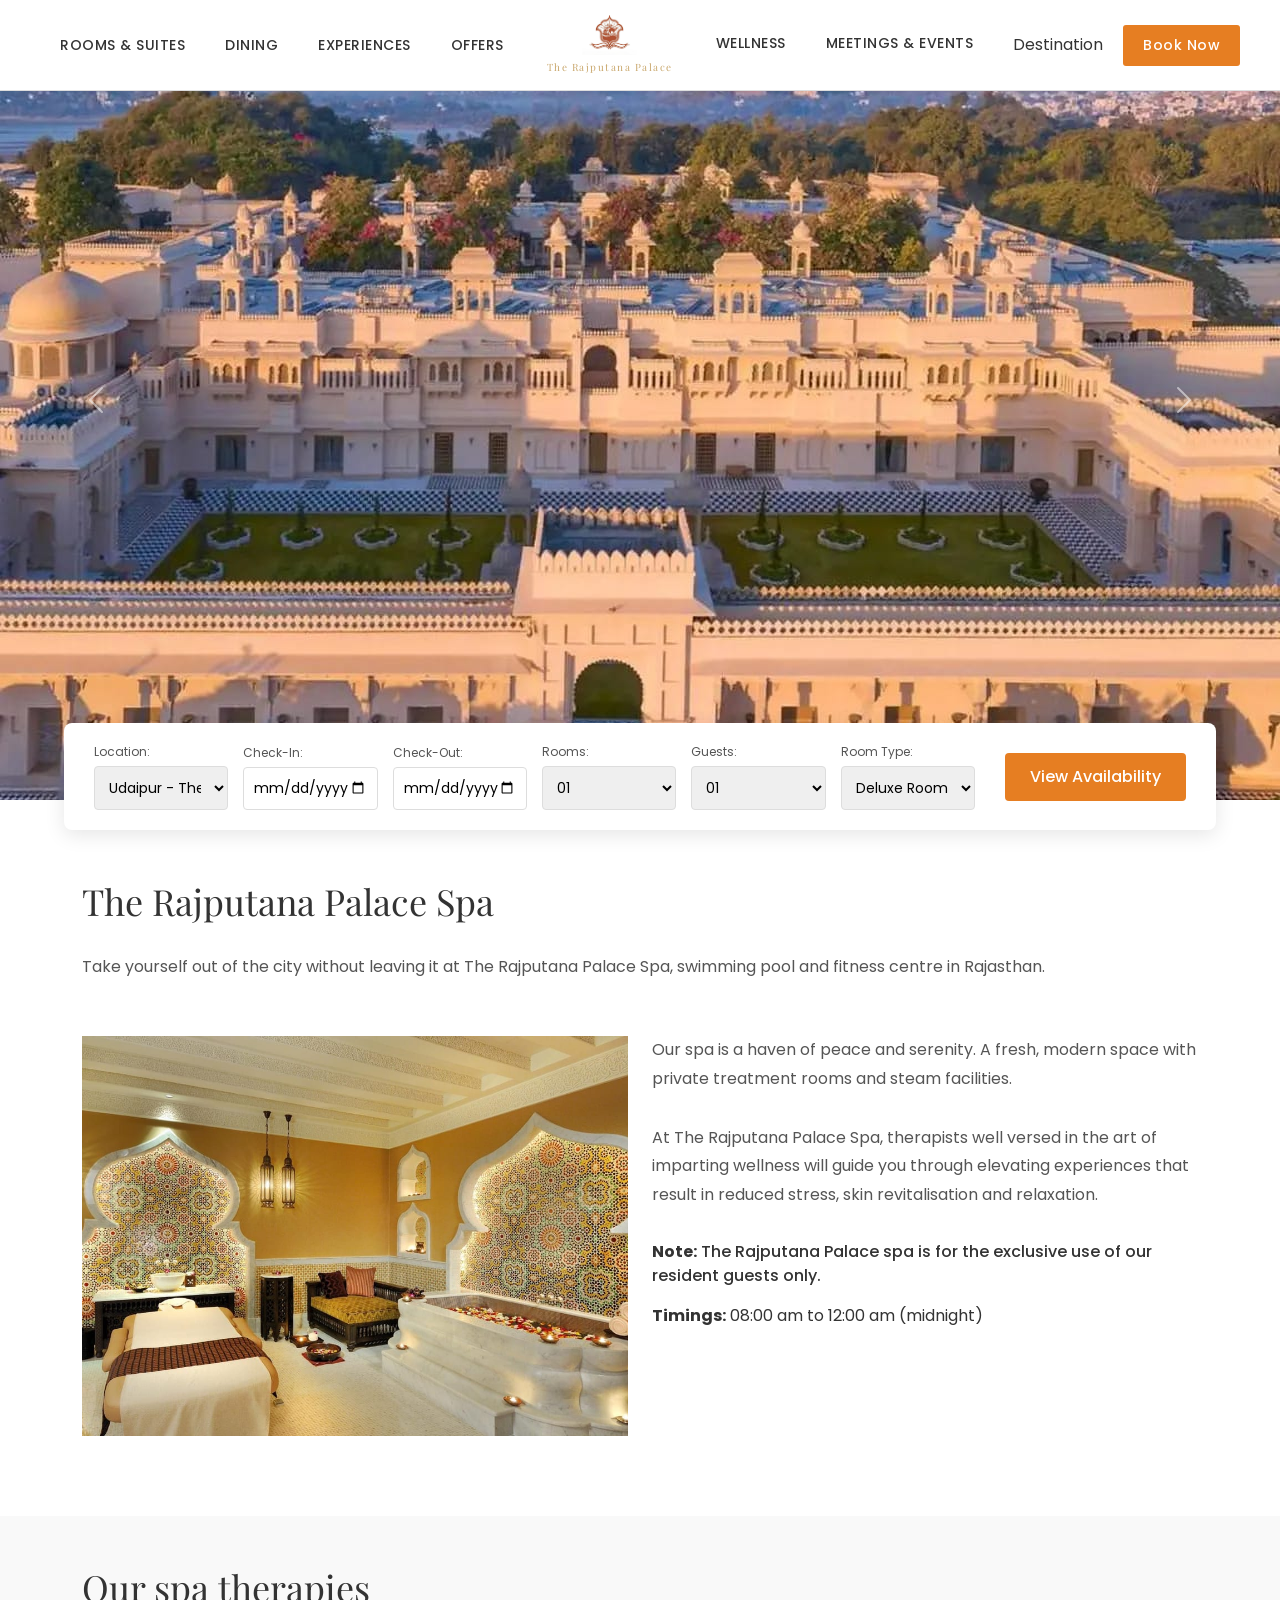
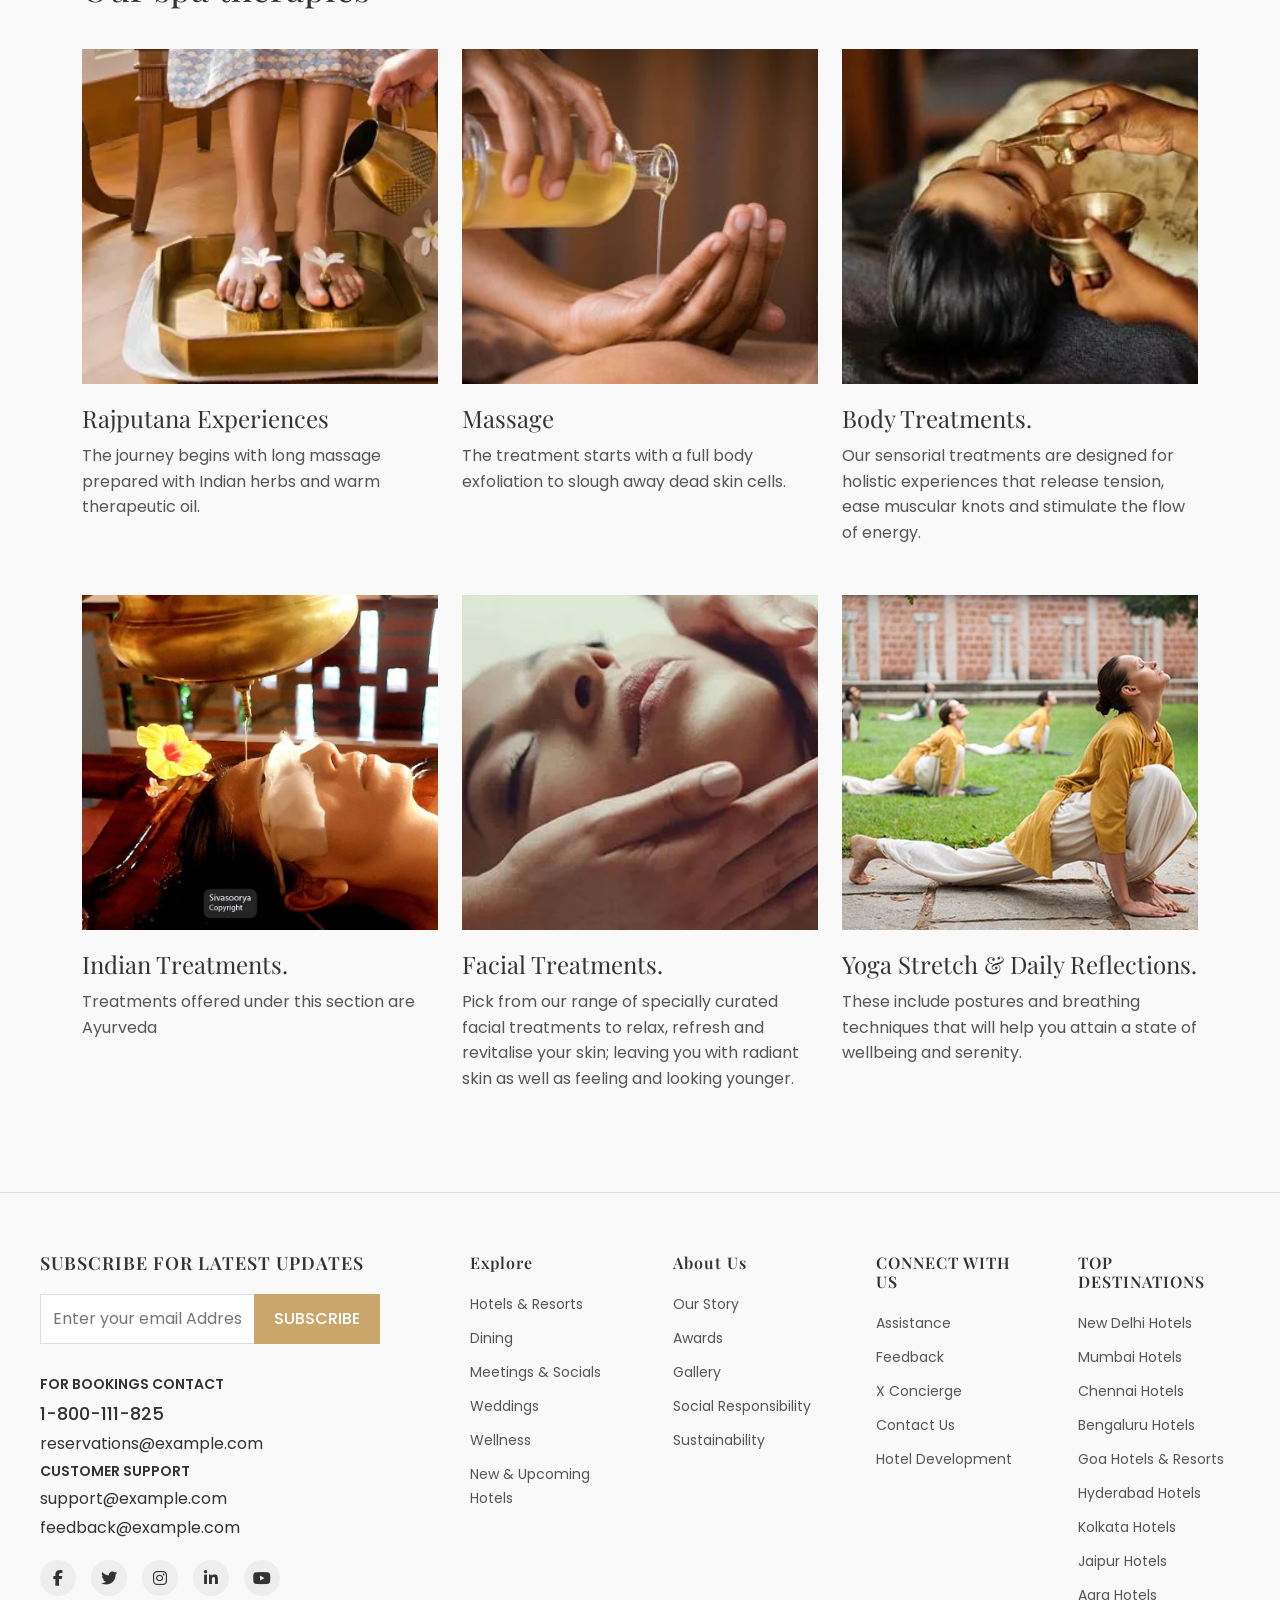
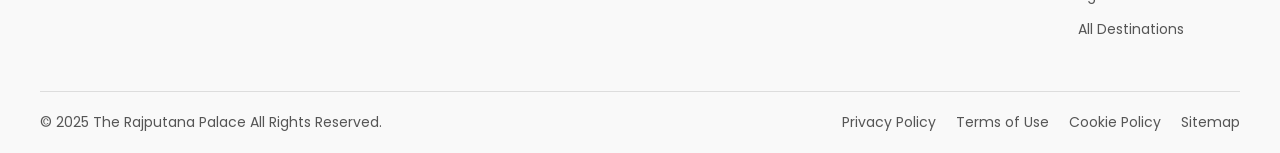
<file: hotelmanagement[1]/hotelmanagement/indexwellness.html>
<!DOCTYPE html>
<html lang="en">
<head>
    <meta charset="UTF-8">
    <meta name="viewport" content="width=device-width, initial-scale=1.0">
    <title>The Rajputana Palace</title>
    <link href="https://cdn.jsdelivr.net/npm/bootstrap@5.3.0/dist/css/bootstrap.min.css" rel="stylesheet">
    <link rel="stylesheet" href="https://cdnjs.cloudflare.com/ajax/libs/font-awesome/6.4.0/css/all.min.css">
    <link rel="stylesheet" href="https://fonts.googleapis.com/css2?family=Playfair+Display:ital,wght@0,400;0,500;0,600;0,700;1,400&family=Poppins:wght@300;400;500;600&display=swap">
    <style>
        :root {
    --primary-color: #c9a76c;
    --secondary-color: #e67e22;
    --text-color: #333;
    --light-text: #555;
    --background-color: #fff;
    --border-color: #ddd;
    --hover-color: #b45309;
    --link-color: #3b82f6;
  }
  
  body {
    margin: 0;
    font-family: "Poppins", sans-serif;
    color: var(--text-color);
    overflow-x: hidden;
  }
  
  h1,
  h2,
  h3,
  h4,
  h5,
  h6 {
    font-family: "Playfair Display", serif;
  }
  
  a {
    text-decoration: none;
    transition: all 0.3s ease;
  }
  
  /* Navbar Styles */
  .navbar {
    display: flex;
    align-items: center;
    justify-content: space-between;
    padding: 15px 40px;
    background-color: white;
    border-bottom: 1px solid var(--border-color);
    position: fixed;
    top: 0;
    left: 0;
    width: 100%;
    z-index: 1000;
    box-shadow: 0 2px 10px rgba(0, 0, 0, 0.05);
    transition: all 0.3s ease;
  }
  
  .navbar.scrolled {
    padding: 10px 40px;
  }
  
  .nav-left,
  .nav-right {
    display: flex;
    align-items: center;
  }
  
  .nav-links-left,
  .nav-links-right {
    display: flex;
    list-style: none;
    padding: 0;
    margin: 0;
  }
  
  .nav-links-left li,
  .nav-links-right li {
    margin: 0 20px;
  }
  
  .nav-link {
    color: var(--text-color);
    font-size: 14px;
    font-weight: 500;
    text-transform: uppercase;
    letter-spacing: 0.5px;
    position: relative;
  }
  
  .nav-link::after {
    content: "";
    position: absolute;
    width: 0;
    height: 2px;
    bottom: -5px;
    left: 0;
    background-color: var(--primary-color);
    transition: width 0.3s ease;
  }
  
  .nav-link:hover::after {
    width: 100%;
  }
  
  .logo {
    text-align: center;
  }
  
  .logo img {
    height: 40px;
    transition: all 0.3s ease;
  }
  
  .logo-sub {
    font-family: "Playfair Display", serif;
    font-size: 10px;
    color: var(--primary-color);
    letter-spacing: 1.5px;
    margin-top: 5px;
  }
  
  .book-now {
    background-color: var(--secondary-color);
    color: white;
    border: none;
    padding: 10px 20px;
    cursor: pointer;
    font-size: 14px;
    border-radius: 3px;
    font-weight: 500;
    letter-spacing: 0.5px;
    transition: all 0.3s ease;
  }
  
  .book-now:hover {
    background-color: var(--hover-color);
    transform: translateY(-2px);
  }
  
  /* Main Carousel */
  .carousel-container {
    position: relative;
  }
  
  .carousel-inner {
    height: 90vh;
    max-height: 800px;
    overflow: hidden;
  }
  
  .carousel-item img {
    width: 100%;
    height: 100%;
    object-fit: cover;
  }
  
  @keyframes fadeInUp {
    from {
      opacity: 0;
      transform: translateY(20px);
    }
    to {
      opacity: 1;
      transform: translateY(0);
    }
  }
  
  /* Booking Section */
  .booking-section {
    position: absolute;
    bottom: -30px;
    left: 50%;
    transform: translateX(-50%);
    background-color: white;
    padding: 20px 30px;
    border-radius: 8px;
    box-shadow: 0 5px 20px rgba(0, 0, 0, 0.1);
    display: flex;
    align-items: center;
    z-index: 999;
    width: 90%;
    max-width: 1200px;
  }
  
  .booking-form {
    display: flex;
    flex-wrap: wrap;
    align-items: center;
    justify-content: space-between;
    width: 100%;
  }
  
  .booking-item {
    display: flex;
    flex-direction: column;
    margin-right: 15px;
    flex: 1;
    min-width: 120px;
  }
  
  .booking-item label {
    font-size: 12px;
    color: var(--light-text);
    margin-bottom: 5px;
  }
  
  .booking-item select,
  .booking-item input {
    padding: 10px;
    border: 1px solid var(--border-color);
    border-radius: 4px;
    font-size: 14px;
  }
  
  .availability-btn {
    background-color: var(--secondary-color);
    color: white;
    border: none;
    padding: 12px 25px;
    cursor: pointer;
    border-radius: 4px;
    font-weight: 500;
    transition: all 0.3s ease;
    margin-left: 15px;
    white-space: nowrap;
  }
  
  .availability-btn:hover {
    background-color: var(--hover-color);
    transform: translateY(-2px);
  }
  /* Spa Section */
  .spa-section {
            padding: 80px 0;
        }

        .spa-title {
            font-size: 36px;
            margin-bottom: 30px;
            font-weight: 400;
        }

        .spa-description {
            color: var(--light-text);
            line-height: 1.8;
            margin-bottom: 30px;
        }

        .spa-image {
            width: 100%;
            height: 400px;
            object-fit: cover;
        }

        .note {
            font-weight: 500;
            margin-top: 30px;
        }

        .timings {
            margin-top: 15px;
        }

        /* Therapies Section */
        .therapies-section {
            padding: 50px 0;
            background-color: #f9f9f9;
        }

        .therapies-title {
            font-size: 36px;
            margin-bottom: 40px;
            font-weight: 400;
        }

        .filters-bar {
            display: flex;
            align-items: center;
            margin-bottom: 40px;
        }

        .filters-label {
            font-weight: 500;
            margin-right: 20px;
        }

        .filters-dropdown {
            border: none;
            background-color: transparent;
            color: var(--light-text);
            font-size: 16px;
            cursor: pointer;
        }

        .therapy-card {
            margin-bottom: 50px;
        }

        .therapy-image {
            width: 100%;
            height: 300px;
            object-fit: cover;
            margin-bottom: 20px;
        }

        .therapy-title {
            font-size: 24px;
            margin-bottom: 10px;
            font-weight: 400;
        }

        .therapy-description {
            color: var(--light-text);
            margin-bottom: 15px;
            line-height: 1.6;
        }

        .explore-link {
            color: #5bc0de;
            font-size: 14px;
            display: inline-flex;
            align-items: center;
        }

        .explore-link i {
            margin-left: 5px;
            font-size: 12px;
        }

        .explore-link:hover {
            color: #31b0d5;
        }

        /* Responsive Adjustments */
        @media (max-width: 992px) {
            .navbar-collapse {
                background-color: white;
                padding: 20px;
                box-shadow: 0 5px 15px rgba(0, 0, 0, 0.1);
            }
            
            .booking-widget {
                margin-top: 0;
                border-radius: 0;
            }
            
            .spa-image {
                height: 300px;
                margin-bottom: 30px;
            }
        }

        @media (max-width: 768px) {
            .hero-section {
                height: 50vh;
            }
            
            .booking-widget .row > div {
                margin-bottom: 15px;
            }
            
            .therapy-image {
                height: 250px;
            }
        }
        .logo-sub {
    font-family: "Playfair Display", serif;
    font-size: 10px;
    color: #c9a76c;
    letter-spacing: 1.5px;
    margin-top: 5px;
  }
  /* Footer */
  footer {
    background-color: #f9f9f9;
    color: var(--text-color);
    padding: 60px 40px 20px;
    display: flex;
    flex-wrap: wrap;
    justify-content: space-between;
    border-top: 1px solid var(--border-color);
  }
  
  .subscription-section {
    width: 30%;
    padding: 0 20px 20px 0;
  }
  
  .subscription-section h2 {
    font-size: 18px;
    margin-bottom: 20px;
    font-weight: 600;
    letter-spacing: 1px;
  }
  
  .subscription-form {
    display: flex;
    margin-bottom: 20px;
  }
  
  .subscription-form input[type="email"] {
    width: 70%;
    padding: 12px;
    border: 1px solid var(--border-color);
    border-right: none;
    background-color: #fff;
    color: var(--text-color);
  }
  
  .subscription-form button {
    padding: 12px 20px;
    background-color: var(--primary-color);
    color: white;
    border: none;
    cursor: pointer;
    font-weight: 500;
    transition: background-color 0.3s ease;
  }
  
  .subscription-form button:hover {
    background-color: var(--hover-color);
  }
  
  .contact-info {
    margin-top: 30px;
  }
  
  .contact-heading {
    font-weight: 600;
    margin-bottom: 5px;
    font-size: 14px;
  }
  
  .contact-phone {
    font-size: 18px;
    font-weight: 500;
    margin-bottom: 5px;
  }
  
  .contact-info a {
    color: var(--text-color);
    text-decoration: none;
    transition: color 0.3s ease;
    display: block;
    margin-bottom: 5px;
  }
  
  .contact-info a:hover {
    color: var(--primary-color);
  }
  
  .social-links {
    display: flex;
    gap: 15px;
    margin-top: 20px;
  }
  
  .social-links a {
    display: flex;
    align-items: center;
    justify-content: center;
    width: 36px;
    height: 36px;
    background-color: #eee;
    color: var(--text-color);
    border-radius: 50%;
    transition: all 0.3s ease;
  }
  
  .social-links a:hover {
    background-color: var(--primary-color);
    color: white;
    transform: translateY(-3px);
  }
  
  .links-section {
    width: 65%;
    display: flex;
    justify-content: space-between;
    flex-wrap: wrap;
  }
  
  .footer-column {
    width: 22%;
    padding: 0 10px;
  }
  
  .footer-column h3 {
    font-size: 16px;
    margin-bottom: 20px;
    font-weight: 600;
    letter-spacing: 1px;
  }
  
  .footer-column ul {
    list-style-type: none;
    padding: 0;
    margin: 0;
  }
  
  .footer-column ul li {
    margin-bottom: 10px;
  }
  
  .footer-column ul li a {
    text-decoration: none;
    color: var(--light-text);
    font-size: 14px;
    transition: color 0.3s ease;
  }
  
  .footer-column ul li a:hover {
    color: var(--primary-color);
  }
  
  .footer-bottom {
    width: 100%;
    margin-top: 40px;
    padding-top: 20px;
    border-top: 1px solid var(--border-color);
    display: flex;
    justify-content: space-between;
    align-items: center;
  }
  
  .copyright {
    font-size: 14px;
    color: var(--light-text);
  }
  
  .footer-links {
    display: flex;
    gap: 20px;
  }
  
  .footer-links a {
    color: var(--light-text);
    font-size: 14px;
    text-decoration: none;
    transition: color 0.3s ease;
  }
  
  .footer-links a:hover {
    color: var(--primary-color);
  }
  
  /* Responsive Styles */
  @media (max-width: 1200px) {
    .welcome-rajasthan-section,
    .room-section,
    .booking-section {
      max-width: 95%;
    }
  }
  
  @media (max-width: 992px) {
    .navbar {
      padding: 15px 20px;
    }
  
    .nav-links-left li,
    .nav-links-right li {
      margin: 0 10px;
    }
  
    .welcome-rajasthan-section {
      flex-direction: column;
    }
  
    .welcome-rajasthan-carousel-container,
    .welcome-rajasthan-text {
      flex: 0 0 100%;
      width: 100%;
    }
  
    .welcome-rajasthan-carousel-container {
      height: 400px;
      border-radius: 8px 8px 0 0;
    }
  
    .welcome-rajasthan-text {
      border-radius: 0 0 8px 8px;
    }
  
    .subscription-section {
      width: 100%;
      margin-bottom: 30px;
    }
  
    .links-section {
      width: 100%;
    }
  
    .footer-column {
      width: 48%;
      margin-bottom: 30px;
    }
  }
  
  @media (max-width: 768px) {
    .nav-links-left,
    .nav-links-right {
      display: none;
    }
  
    .mobile-menu-toggle {
      display: block;
    }
  
    .booking-section {
      position: relative;
      bottom: 0;
      transform: none;
      left: 0;
      width: 100%;
      border-radius: 0;
      padding: 20px;
    }
  
    .booking-form {
      flex-direction: column;
    }
  
    .booking-item {
      width: 100%;
      margin-right: 0;
      margin-bottom: 15px;
    }
  
    .availability-btn {
      width: 100%;
      margin-left: 0;
    }
  
    .carousel-caption {
      bottom: 10%;
      left: 5%;
      max-width: 90%;
    }
  
    .carousel-caption h2 {
      font-size: 2rem;
    }
  
    .carousel-caption p {
      font-size: 1rem;
    }
  
    .room-carousel-control {
      width: 30px;
      height: 30px;
    }
  
    .footer-column {
      width: 100%;
    }
  
    .footer-bottom {
      flex-direction: column;
      text-align: center;
    }
  
    .copyright {
      margin-bottom: 15px;
    }
  
    .footer-links {
      flex-wrap: wrap;
      justify-content: center;
    }
  }
  
  @media (max-width: 576px) {
    .carousel-inner {
      height: 70vh;
    }
  
    .welcome-rajasthan-title {
      font-size: 2rem;
    }
  
    .room-header h2,
    .restaurant-heading,
    .section-title {
      font-size: 2rem;
    }
  
    .room-description h3,
    .restaurant-name {
      font-size: 1.8rem;
    }
  }
  
    </style>
</head>
<body>
    <!-- Navbar -->
    <nav class="navbar">
        <div class="nav-left">
            <button class="mobile-menu-toggle d-md-none">
                <i class="fas fa-bars"></i>
            </button>
            <ul class="nav-links-left">
                <li><a href="indexroomandsuites.html" class="nav-link">Rooms & Suites</a></li>
                <li><a href="indexdinning.html" class="nav-link">Dining</a></li>
                <li><a href="#" class="nav-link">Experiences</a></li>
                <li><a href="#" class="nav-link">Offers</a></li>
            </ul>
        </div>

        <div class="logo" > <a href="index.html" class="logo-link">
          <img src="logo-Photoroom.png" alt="The Rajputana Palace Logo"> </a>
          <div class="logo-sub">The Rajputana Palace</div>
      </div>

        <div class="nav-right">
            <ul class="nav-links-right">
                <li><a href="indexwellness.html" class="nav-link">Wellness</a></li>
                <li><a href="indexmeetings.html" class="nav-link">Meetings & Events</a></li>
                <li class="nav-item dropdown">
                  Destination
                 
                 <ul class="dropdown-menu" aria-labelledby="destinationDropdown">
                     <li><a class="dropdown-item" href="udaipur.html">Udaipur</a></li>
                     <li><a class="dropdown-item" href="bengaluru.html">Bengaluru</a></li>
                     <li><a class="dropdown-item" href="newdelhi.html">New Delhi</a></li>
                 </ul>
             </li>
            </ul>
            <a href="roombooking.html"><button class="book-now">Book Now</button></a>
        </div>
    </nav>

    <!-- Main Carousel -->
    <div class="carousel-container">
        <div id="mainCarousel" class="carousel slide" data-bs-ride="carousel">
            <div class="carousel-inner">
                <div class="carousel-item active">
                    <img src="WhatsApp Image 2025-04-12 at 2.38.07 PM.jpeg" class="d-block w-100" alt="Hotel Exterior">
                    <!-- <div class="carousel-caption">
                        <h2>Experience Luxury in Udaipur</h2>
                        <p>Discover the royal heritage of Rajasthan at The Oberoi Udayvilas</p>
                    </div> -->
                </div>
                <div class="carousel-item">
                    <img src="WhatsApp Image 2025-04-12 at 2.36.32 PM.jpeg" class="d-block w-100" alt="Hotel Pool">
                    <!-- <div class="carousel-caption">
                        <h2>Unwind in Elegance</h2>
                        <p>Relax by our stunning pools with panoramic lake views</p>
                    </div> -->
                </div>
                <div class="carousel-item">
                    <img src="WhatsApp Image 2025-04-12 at 2.36.24 PM.jpeg" class="d-block w-100" alt="Hotel Garden">
                    <!-- <div class="carousel-caption">
                        <h2>Lush Gardens</h2>
                        <p>Stroll through our meticulously maintained gardens</p>
                    </div> -->
                </div>
            </div>
            <button class="carousel-control-prev" type="button" data-bs-target="#mainCarousel" data-bs-slide="prev">
                <span class="carousel-control-prev-icon" aria-hidden="true"></span>
                <span class="visually-hidden">Previous</span>
            </button>
            <button class="carousel-control-next" type="button" data-bs-target="#mainCarousel" data-bs-slide="next">
                <span class="carousel-control-next-icon" aria-hidden="true"></span>
                <span class="visually-hidden">Next</span>
            </button>
            <div class="carousel-indicators">
                <button type="button" data-bs-target="#mainCarousel" data-bs-slide-to="0" class="active" aria-current="true" aria-label="Slide 1"></button>
                <button type="button" data-bs-target="#mainCarousel" data-bs-slide-to="1" aria-label="Slide 2"></button>
                <button type="button" data-bs-target="#mainCarousel" data-bs-slide-to="2" aria-label="Slide 3"></button>
            </div>
        </div>
    
        <!-- Booking Section -->
        <section class="booking-section">
            <form action="/submit-booking" method="POST" class="booking-form">
                <div class="booking-item">
                    <label for="location">Location:</label>
                    <select name="location" id="location">
                        <option>Udaipur - The Rajputana Palace</option>
                        <option>Bengaluru - The Rajputana Palace</option>
                        <option>New Delhi - The Rajputana Palace</option>
                    </select>
                </div>
    
                <div class="booking-item">
                    <label for="checkin_date">Check-In:</label>
                    <input type="date" id="checkin_date" name="checkin_date" required>
                </div>
    
                <div class="booking-item">
                    <label for="checkout_date">Check-Out:</label>
                    <input type="date" id="checkout_date" name="checkout_date" required>
                </div>
    
                <div class="booking-item">
                    <label for="rooms">Rooms:</label>
                    <select name="rooms" id="rooms">
                        <option>01</option>
                        <option>02</option>
                        <option>03</option>
                        <option>04</option>
                    </select>
                </div>

                <div class="booking-item">
                    <label for="guests">Guests:</label>
                    <select name="guests" id="guests">
                        <option>01</option>
                        <option>02</option>
                        <option>03</option>
                        <option>04</option>
                    </select>
                </div>
                 <!-- New Room Type Field -->
                 <div class="booking-item">
                  <label for="room_type">Room Type:</label>
                  <select name="room_type" id="room_type">
                      <option>Deluxe Room</option>
                      <option>Luxury Suite</option>
                      <option>Presidential Suite</option>
                      <option>Garden View Room</option>
                      <option>Lake View Room</option>
                  </select>
              </div>
                
                <button type="button" class="availability-btn">View Availability</button>
            </form>
        </section>
    </div>
    <section class="spa-section">
        <div class="container">
            <div class="row">
                <div class="col-lg-12">
                    <h1 class="spa-title">The Rajputana Palace Spa</h1>
                    <p class="spa-description">Take yourself out of the city without leaving it at The Rajputana Palace Spa, swimming pool and fitness centre in Rajasthan.</p>
                </div>
            </div>
            
            <div class="row mt-4">
                <div class="col-lg-6">
                    <img src="./images/spa.jpeg" alt="The Oberoi Spa" class="spa-image">
                </div>
                <div class="col-lg-6">
                    <p class="spa-description">Our spa is a haven of peace and serenity. A fresh, modern space with private treatment rooms and steam facilities.</p>
                    <p class="spa-description">At The Rajputana Palace Spa, therapists well versed in the art of imparting wellness will guide you through elevating experiences that result in reduced stress, skin revitalisation and relaxation.</p>
                    <p class="note"><strong>Note:</strong> The Rajputana Palace spa is for the exclusive use of our resident guests only.</p>
                    <p class="timings"><strong>Timings:</strong> 08:00 am to 12:00 am (midnight)</p>
                </div>
            </div>
        </div>
    </section>

    <!-- Therapies Section -->
    <section class="therapies-section">
        <div class="container">
            <h2 class="therapies-title">Our spa therapies</h2>
            
            <!-- <div class="filters-bar">
                <span class="filters-label">Filters</span>
                <select class="filters-dropdown">
                    <option>Therapies</option>
                </select>
            </div> -->
            
            <div class="row">
                <!-- First Row of Therapies -->
                <div class="col-lg-4">
                    <div class="therapy-card">
                        <img src="./images/rajputanaExperiences.webp" alt=" Experiences" class="therapy-image">
                        <h3 class="therapy-title">Rajputana Experiences</h3>
                        <p class="therapy-description">The journey begins with long massage prepared with Indian herbs and warm therapeutic oil. </p>
                        <!-- <a href="#" class="explore-link">EXPLORE <i class="fas fa-chevron-right"></i></a> -->
                    </div>
                </div>
                
                <div class="col-lg-4">
                    <div class="therapy-card">
                        <img src="./images/massage.jpeg" alt="Massage" class="therapy-image">
                        <h3 class="therapy-title">Massage</h3>
                        <p class="therapy-description">The treatment starts with a full body exfoliation to slough away dead skin cells. </p>
                        <!-- <a href="#" class="explore-link">EXPLORE <i class="fas fa-chevron-right"></i></a> -->
                    </div>
                </div>
                
                <div class="col-lg-4">
                    <div class="therapy-card">
                        <img src="./images/bodbytreatement.jpeg" alt="Body Treatments" class="therapy-image">
                        <h3 class="therapy-title">Body Treatments.</h3>
                        <p class="therapy-description">Our sensorial treatments are designed for holistic experiences that release tension, ease muscular knots and stimulate the flow of energy. </p>
                        <!-- <a href="#" class="explore-link">EXPLORE <i class="fas fa-chevron-right"></i></a> -->
                    </div>
                </div>
                
                <!-- Second Row of Therapies -->
                <div class="col-lg-4">
                    <div class="therapy-card">
                        <img src="./images/indiantreatement.jpeg" alt="Indian Treatments" class="therapy-image">
                        <h3 class="therapy-title">Indian Treatments.</h3>
                        <p class="therapy-description">Treatments offered under this section are Ayurveda </p>
                        <!-- <a href="#" class="explore-link">EXPLORE <i class="fas fa-chevron-right"></i></a> -->
                    </div>
                </div>
                
                <div class="col-lg-4">
                    <div class="therapy-card">
                        <img src="./images/Thermal Infusing Facial.webp" alt="Facial Treatments" class="therapy-image">
                        <h3 class="therapy-title">Facial Treatments.</h3>
                        <p class="therapy-description">Pick from our range of specially curated facial treatments to relax, refresh and revitalise your skin; leaving you with radiant skin as well as feeling and looking younger.</p>
                        <!-- <a href="#" class="explore-link">EXPLORE <i class="fas fa-chevron-right"></i></a> -->
                    </div>
                </div>
                
                <div class="col-lg-4">
                    <div class="therapy-card">
                        <img src="./images/yoga_streacth.jpeg" alt="Yoga Stretch & Daily Reflections" class="therapy-image">
                        <h3 class="therapy-title">Yoga Stretch & Daily Reflections.</h3>
                        <p class="therapy-description">These include postures and breathing techniques that will help you attain a state of wellbeing and serenity. </p>
                        <!-- <a href="#" class="explore-link">EXPLORE <i class="fas fa-chevron-right"></i></a> -->
                    </div>
                </div>
            </div>
        </div>
    </section>
    <footer>
        <div class="subscription-section">
            <h2>SUBSCRIBE FOR LATEST UPDATES</h2>
            <div class="subscription-form">
                <input type="email" placeholder="Enter your email Address">
                <button>SUBSCRIBE</button>
            </div>
            <div class="contact-info">
                <div class="contact-heading">FOR BOOKINGS CONTACT</div>
                <div class="contact-phone">1-800-111-825</div>
                <div><a href="mailto:reservations@example.com">reservations@example.com</a></div>
                <div class="contact-heading">CUSTOMER SUPPORT</div>
                <div><a href="mailto:support@example.com">support@example.com</a></div>
                <div><a href="mailto:feedback@example.com">feedback@example.com</a></div>
            </div>
            <div class="social-links">
                <a href="#" aria-label="Facebook"><i class="fab fa-facebook-f"></i></a>
                <a href="#" aria-label="Twitter"><i class="fab fa-twitter"></i></a>
                <a href="#" aria-label="Instagram"><i class="fab fa-instagram"></i></a>
                <a href="#" aria-label="LinkedIn"><i class="fab fa-linkedin-in"></i></a>
                <a href="#" aria-label="YouTube"><i class="fab fa-youtube"></i></a>
            </div>
        </div>
        <div class="links-section">
            <div class="footer-column">
                <h3>Explore</h3>
                <ul>
                    <li><a href="#">Hotels & Resorts</a></li>
                    <li><a href="#">Dining</a></li>
                    <li><a href="#">Meetings & Socials</a></li>
                    <li><a href="#">Weddings</a></li>
                    <li><a href="#">Wellness</a></li>
                    <li><a href="#">New & Upcoming Hotels</a></li>
                </ul>
            </div>
            <div class="footer-column">
                <h3>About Us</h3>
                <ul>
                    <li><a href="#">Our Story</a></li>
                    <li><a href="#">Awards</a></li>
                    <li><a href="#">Gallery</a></li>
                    <li><a href="#">Social Responsibility</a></li>
                    <li><a href="#">Sustainability</a></li>
                </ul>
            </div>
            <div class="footer-column">
                <h3>CONNECT WITH US</h3>
                <ul>
                    <li><a href="#">Assistance</a></li>
                    <li><a href="#">Feedback</a></li>
                    <li><a href="#">X Concierge</a></li>
                    <li><a href="#">Contact Us</a></li>
                    <li><a href="#">Hotel Development</a></li>
                </ul>
            </div>
            <div class="footer-column">
                <h3>TOP DESTINATIONS</h3>
                <ul>
                    <li><a href="#">New Delhi Hotels</a></li>
                    <li><a href="#">Mumbai Hotels</a></li>
                    <li><a href="#">Chennai Hotels</a></li>
                    <li><a href="#">Bengaluru Hotels</a></li>
                    <li><a href="#">Goa Hotels & Resorts</a></li>
                    <li><a href="#">Hyderabad Hotels</a></li>
                    <li><a href="#">Kolkata Hotels</a></li>
                    <li><a href="#">Jaipur Hotels</a></li>
                    <li><a href="#">Agra Hotels</a></li>
                    <li><a href="#">All Destinations</a></li>
                </ul>
            </div>
        </div>
        <div class="footer-bottom">
            <div class="copyright">
                © 2025 The Rajputana Palace All Rights Reserved.
            </div>
            <div class="footer-links">
                <a href="#">Privacy Policy</a>
                <a href="#">Terms of Use</a>
                <a href="#">Cookie Policy</a>
                <a href="#">Sitemap</a>
            </div>
        </div>
    </footer>


    <!-- Bootstrap JS Bundle with Popper -->
    <script src="https://cdn.jsdelivr.net/npm/bootstrap@5.3.0/dist/js/bootstrap.bundle.min.js"></script>
    
    <!-- Custom JavaScript -->
    <script>
        document.addEventListener('DOMContentLoaded', function() {
            // Initialize date pickers (in a real implementation)
            // This is just a placeholder for where you would initialize date pickers
            
            // Ensure all therapy images have the same height
            function equalizeImageHeights() {
                const therapyImages = document.querySelectorAll('.therapy-image');
                let maxHeight = 0;
                
                // Reset heights first
                therapyImages.forEach(img => {
                    img.style.height = 'auto';
                    const height = img.offsetHeight;
                    maxHeight = Math.max(maxHeight, height);
                });
                
                // Set all to max height
                therapyImages.forEach(img => {
                    img.style.height = maxHeight + 'px';
                });
            }
            
            // Run on load and resize
            window.addEventListener('load', equalizeImageHeights);
            window.addEventListener('resize', equalizeImageHeights);
            
            // Smooth scrolling for anchor links
            document.querySelectorAll('a[href^="#"]').forEach(anchor => {
                anchor.addEventListener('click', function(e) {
                    e.preventDefault();
                    const targetId = this.getAttribute('href');
                    if (targetId !== '#') {
                        const targetElement = document.querySelector(targetId);
                        if (targetElement) {
                            targetElement.scrollIntoView({
                                behavior: 'smooth'
                            });
                        }
                    }
                });
            });
            
            // Mobile navigation toggle
            const navbarToggler = document.querySelector('.navbar-toggler');
            const navbarCollapse = document.querySelector('.navbar-collapse');
            
            if (navbarToggler && navbarCollapse) {
                navbarToggler.addEventListener('click', function() {
                    navbarCollapse.classList.toggle('show');
                });
            }
            
            // Filters dropdown functionality
            const filtersDropdown = document.querySelector('.filters-dropdown');
            if (filtersDropdown) {
                filtersDropdown.addEventListener('change', function() {
                    console.log('Filter changed to:', this.value);
                    // In a real implementation, this would filter the therapies
                });
            }
            
            // Explore links functionality
            const exploreLinks = document.querySelectorAll('.explore-link');
            exploreLinks.forEach(link => {
                link.addEventListener('click', function(e) {
                    e.preventDefault();
                    const therapyTitle = this.closest('.therapy-card').querySelector('.therapy-title').textContent;
                    console.log('Exploring:', therapyTitle);
                    // In a real implementation, this would navigate to a detailed page
                });
            });
        });
    </script>
</body>
</html>
</file>
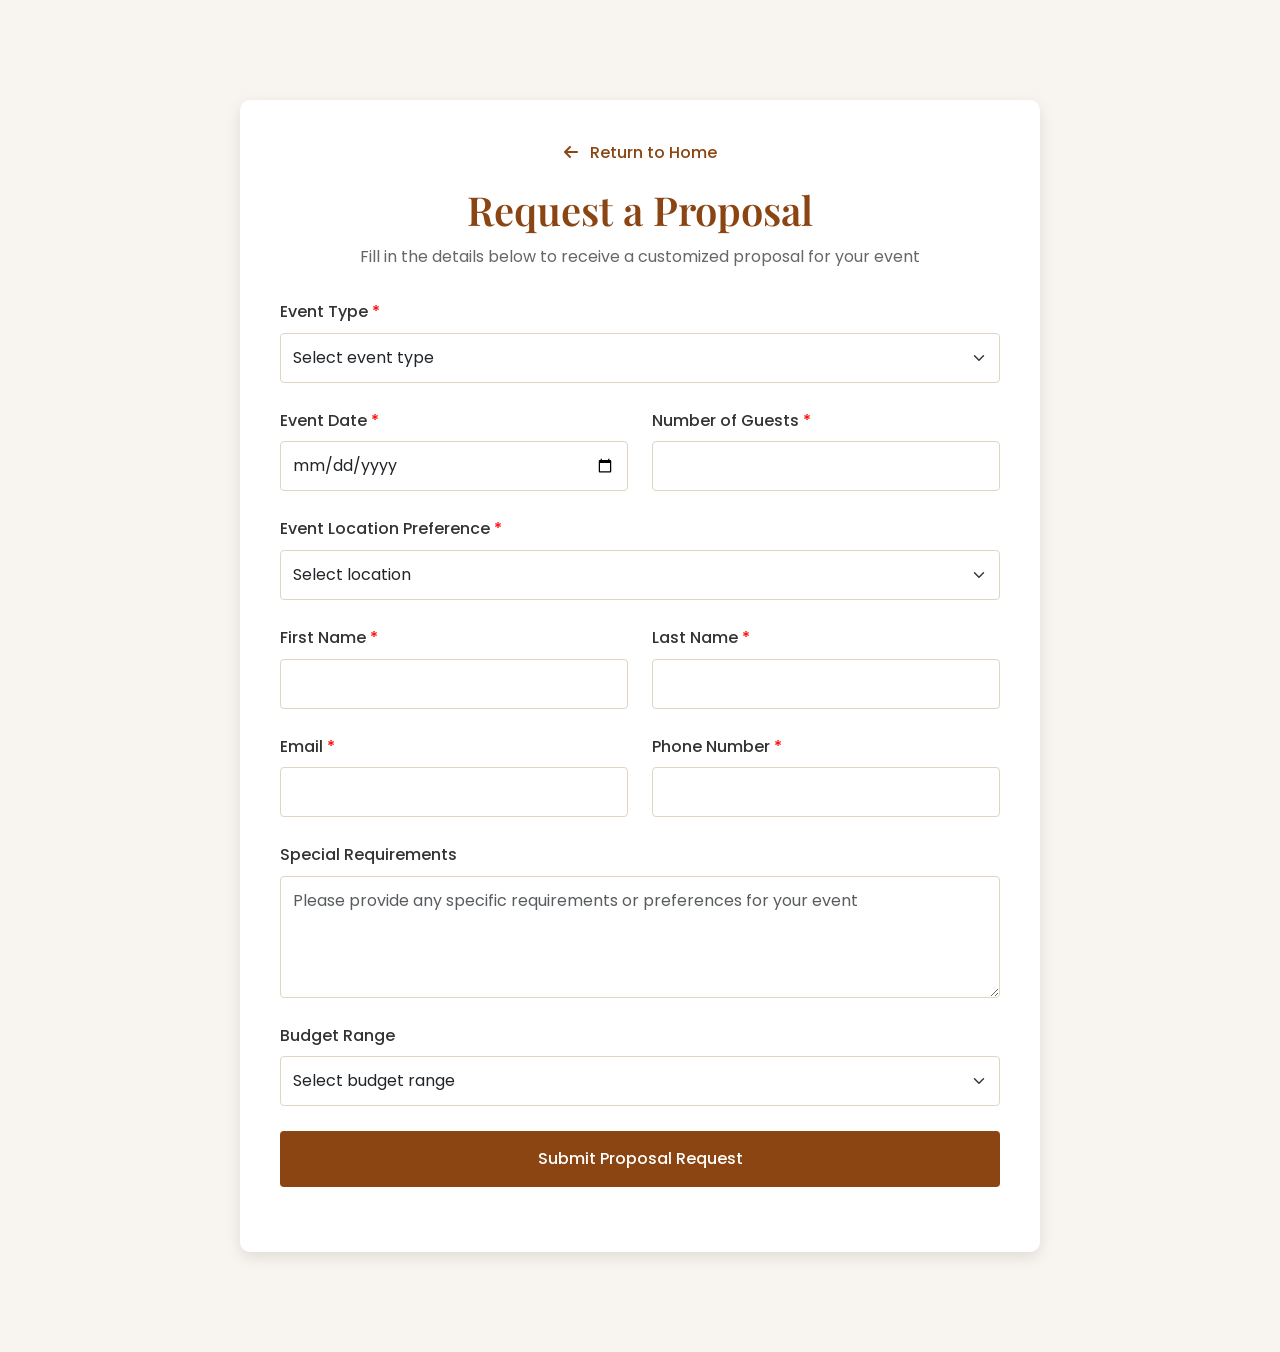
<file: hotelmanagement[1]/hotelmanagement/proposal_form.html>
<!DOCTYPE html>
<html lang="en">
<head>
    <meta charset="UTF-8">
    <meta name="viewport" content="width=device-width, initial-scale=1.0">
    <title>Request a Proposal - The Rajputana Palace</title>
    <link href="https://cdn.jsdelivr.net/npm/bootstrap@5.3.0/dist/css/bootstrap.min.css" rel="stylesheet">
    <link rel="stylesheet" href="https://cdnjs.cloudflare.com/ajax/libs/font-awesome/6.4.0/css/all.min.css">
    <link rel="stylesheet" href="https://fonts.googleapis.com/css2?family=Playfair+Display:ital,wght@0,400;0,500;0,600;0,700;1,400&family=Poppins:wght@300;400;500;600&display=swap">
    <style>
        :root {
            --primary-color: #8b4513;
            --secondary-color: #d2b48c;
            --accent-color: #cd853f;
            --text-color: #333;
            --light-text: #fff;
            --dark-bg: #1a1a1a;
            --light-bg: #f8f5f0;
            --border-color: #e0d5c1;
            --gold: #d4af37;
        }

        body {
            font-family: "Poppins", sans-serif;
            color: var(--text-color);
            background-color: var(--light-bg);
            line-height: 1.6;
        }

        h1, h2, h3, h4, h5, h6 {
            font-family: "Playfair Display", serif;
            font-weight: 600;
        }

        .proposal-form-container {
            max-width: 800px;
            margin: 100px auto;
            padding: 40px;
            background-color: white;
            border-radius: 10px;
            box-shadow: 0 5px 15px rgba(0, 0, 0, 0.1);
        }

        .form-title {
            text-align: center;
            color: var(--primary-color);
            margin-bottom: 30px;
        }

        .form-title h1 {
            font-size: 2.5rem;
            margin-bottom: 10px;
        }

        .form-title p {
            color: #666;
        }

        .form-group {
            margin-bottom: 25px;
        }

        .form-label {
            font-weight: 500;
            margin-bottom: 8px;
            color: var(--text-color);
        }

        .form-control {
            padding: 12px;
            border: 1px solid var(--border-color);
            border-radius: 4px;
            transition: border-color 0.3s ease;
        }

        .form-control:focus {
            border-color: var(--primary-color);
            box-shadow: none;
        }

        .form-select {
            padding: 12px;
            border: 1px solid var(--border-color);
            border-radius: 4px;
        }

        .form-select:focus {
            border-color: var(--primary-color);
            box-shadow: none;
        }

        .submit-btn {
            background-color: var(--primary-color);
            color: white;
            padding: 15px 30px;
            border: none;
            border-radius: 4px;
            font-size: 1rem;
            font-weight: 500;
            width: 100%;
            transition: background-color 0.3s ease;
        }

        .submit-btn:hover {
            background-color: var(--accent-color);
        }

        .required-field::after {
            content: "*";
            color: red;
            margin-left: 4px;
        }

        .return-home-btn {
            display: inline-block;
            color: var(--primary-color);
            text-decoration: none;
            font-size: 16px;
            font-weight: 500;
            margin-bottom: 20px;
            transition: all 0.3s ease;
        }

        .return-home-btn i {
            margin-right: 8px;
        }

        .return-home-btn:hover {
            color: var(--accent-color);
            transform: translateX(-5px);
        }

        @media (max-width: 768px) {
            .proposal-form-container {
                margin: 60px 20px;
                padding: 20px;
            }

            .form-title h1 {
                font-size: 2rem;
            }
        }
    </style>
</head>
<body>
    <div class="proposal-form-container">
        <div class="form-title">
            <a href="index.html" class="return-home-btn">
                <i class="fas fa-arrow-left"></i> Return to Home
            </a>
            <h1>Request a Proposal</h1>
            <p>Fill in the details below to receive a customized proposal for your event</p>
        </div>

        <form id="proposal-form" method="POST" action="process_proposal.php">
            <!-- Event Details -->
            <div class="form-group">
                <label class="form-label required-field">Event Type</label>
                <select name="event_type" class="form-select" required>
                    <option value="">Select event type</option>
                    <option value="wedding">Wedding</option>
                    <option value="corporate">Corporate Event</option>
                    <option value="conference">Conference</option>
                    <option value="social">Social Gathering</option>
                    <option value="other">Other</option>
                </select>
            </div>

            <div class="row">
                <div class="col-md-6">
                    <div class="form-group">
                        <label class="form-label required-field">Event Date</label>
                        <input type="date" name="event_date" class="form-control" required>
                    </div>
                </div>
                <div class="col-md-6">
                    <div class="form-group">
                        <label class="form-label required-field">Number of Guests</label>
                        <input type="number" name="guest_count" class="form-control" min="1" required>
                    </div>
                </div>
            </div>

            <div class="form-group">
                <label class="form-label required-field">Event Location Preference</label>
                <select name="location" class="form-select" required>
                    <option value="">Select location</option>
                    <option value="udaipur">Udaipur - The Rajputana Palace</option>
                    <option value="bengaluru">Bengaluru - The Rajputana Palace</option>
                    <option value="newdelhi">New Delhi - The Rajputana Palace</option>
                </select>
            </div>

            <!-- Contact Information -->
            <div class="row">
                <div class="col-md-6">
                    <div class="form-group">
                        <label class="form-label required-field">First Name</label>
                        <input type="text" name="first_name" class="form-control" required>
                    </div>
                </div>
                <div class="col-md-6">
                    <div class="form-group">
                        <label class="form-label required-field">Last Name</label>
                        <input type="text" name="last_name" class="form-control" required>
                    </div>
                </div>
            </div>

            <div class="row">
                <div class="col-md-6">
                    <div class="form-group">
                        <label class="form-label required-field">Email</label>
                        <input type="email" name="email" class="form-control" required>
                    </div>
                </div>
                <div class="col-md-6">
                    <div class="form-group">
                        <label class="form-label required-field">Phone Number</label>
                        <input type="tel" name="phone" class="form-control" required>
                    </div>
                </div>
            </div>

            <!-- Additional Requirements -->
            <div class="form-group">
                <label class="form-label">Special Requirements</label>
                <textarea name="special_requirements" class="form-control" rows="4" placeholder="Please provide any specific requirements or preferences for your event"></textarea>
            </div>

            <div class="form-group">
                <label class="form-label">Budget Range</label>
                <select name="budget_range" class="form-select">
                    <option value="">Select budget range</option>
                    <option value="budget">Budget Friendly</option>
                    <option value="moderate">Moderate</option>
                    <option value="luxury">Luxury</option>
                    <option value="premium">Premium</option>
                </select>
            </div>

            <div class="form-group">
                <button type="submit" class="submit-btn">Submit Proposal Request</button>
            </div>
        </form>
    </div>

    <script src="https://cdn.jsdelivr.net/npm/bootstrap@5.3.0/dist/js/bootstrap.bundle.min.js"></script>
</body>
</html>
</file>
